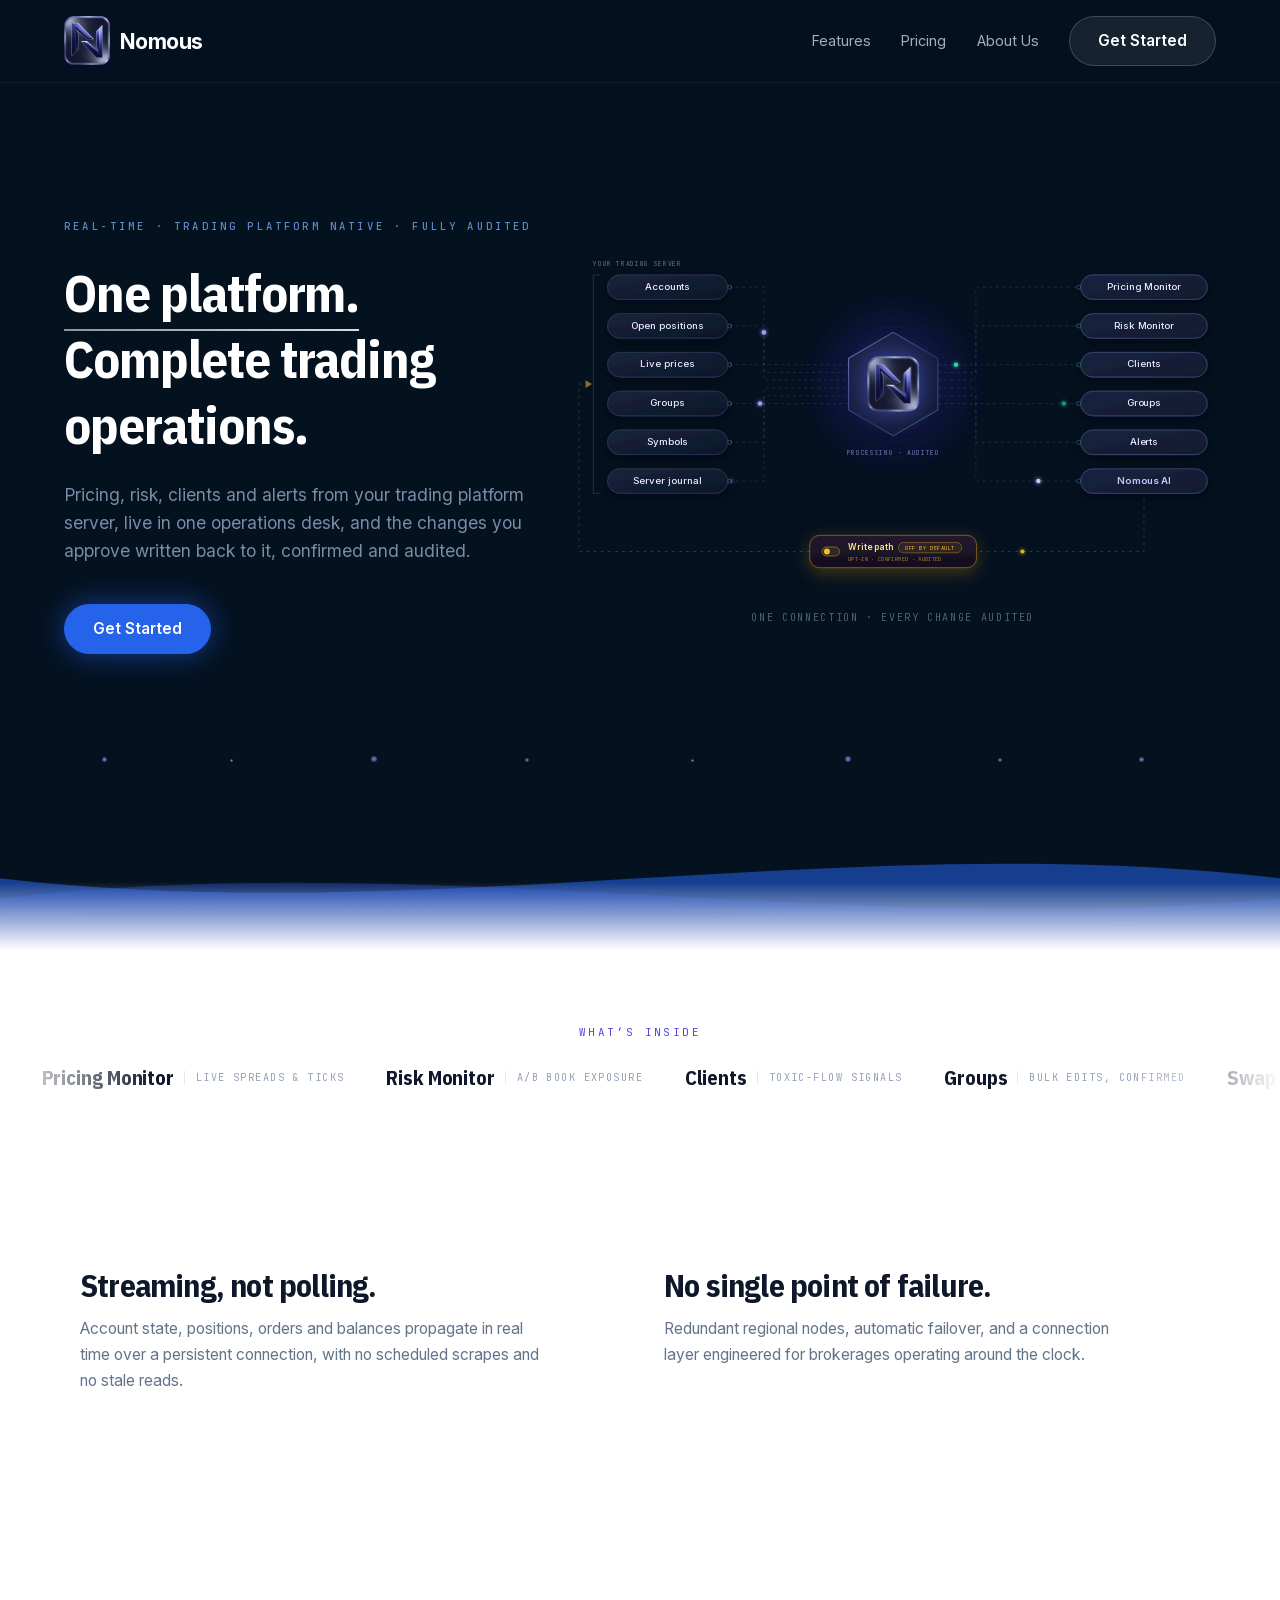
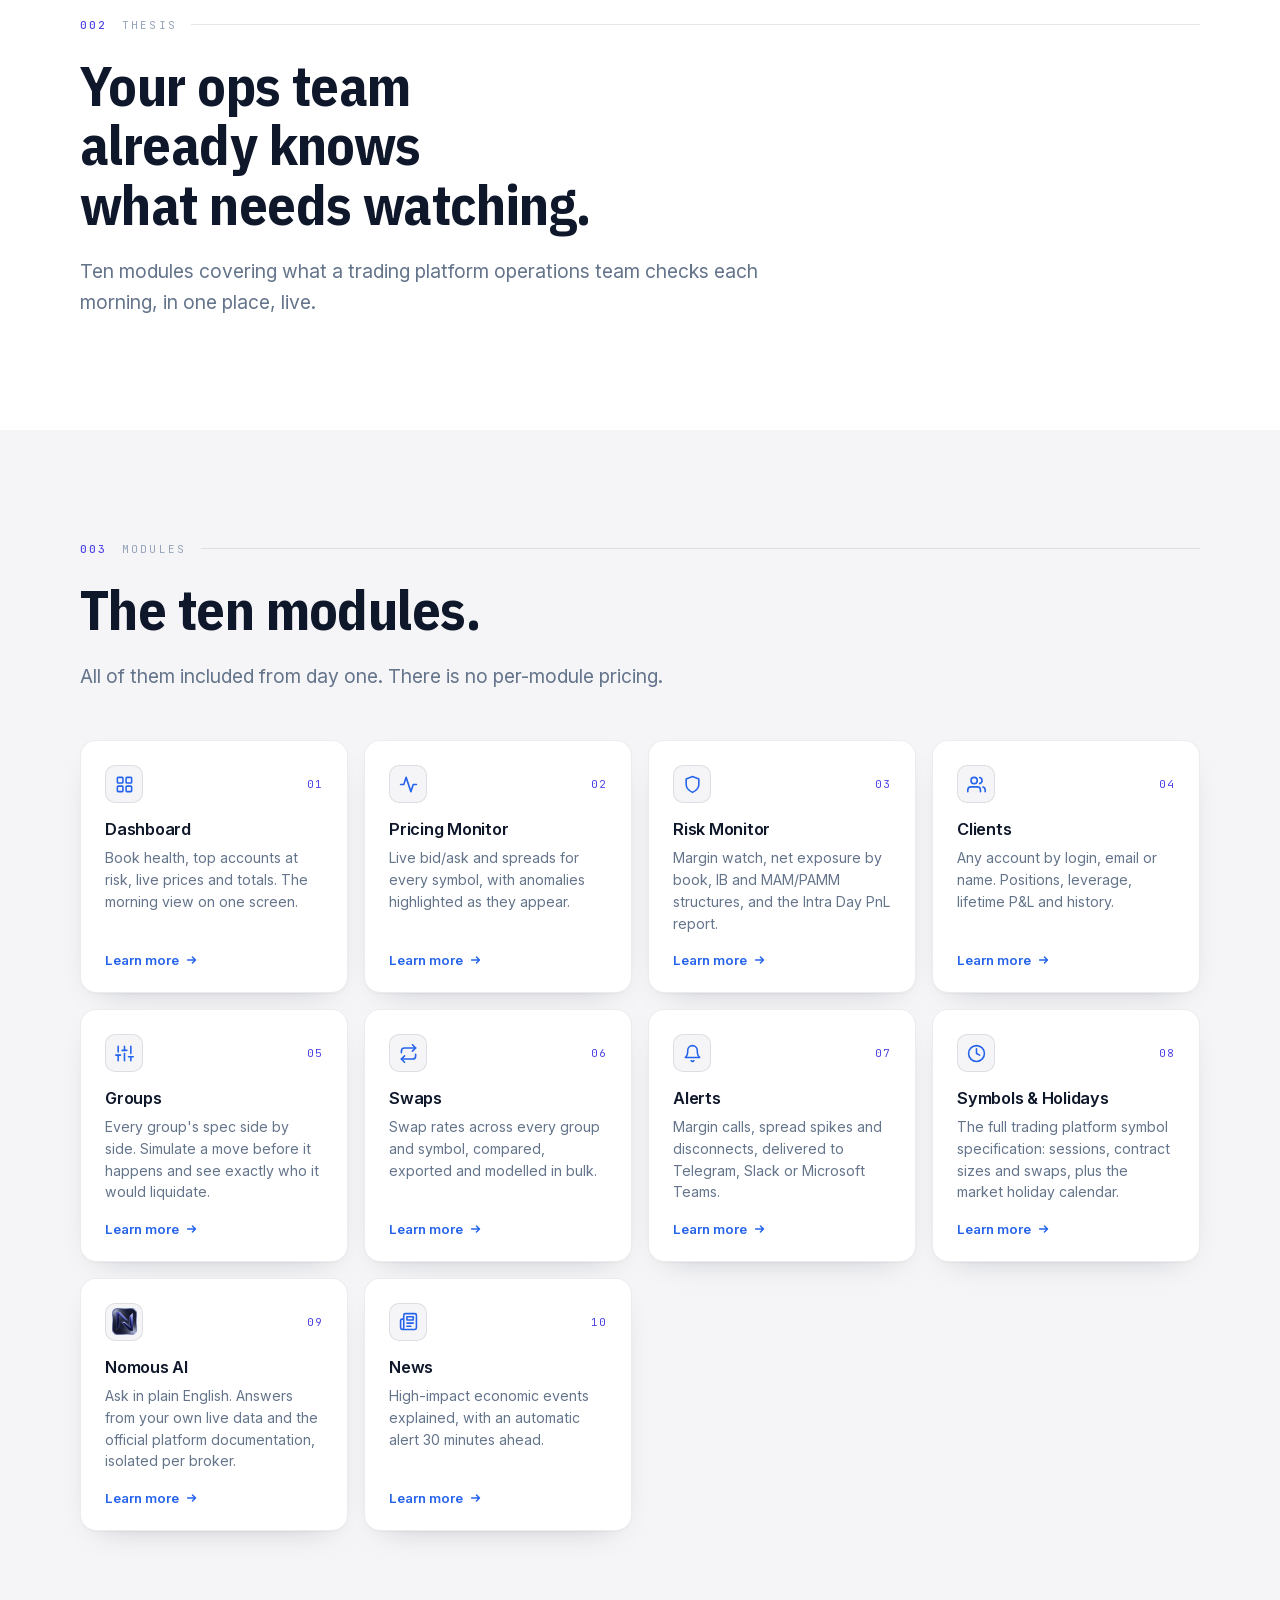
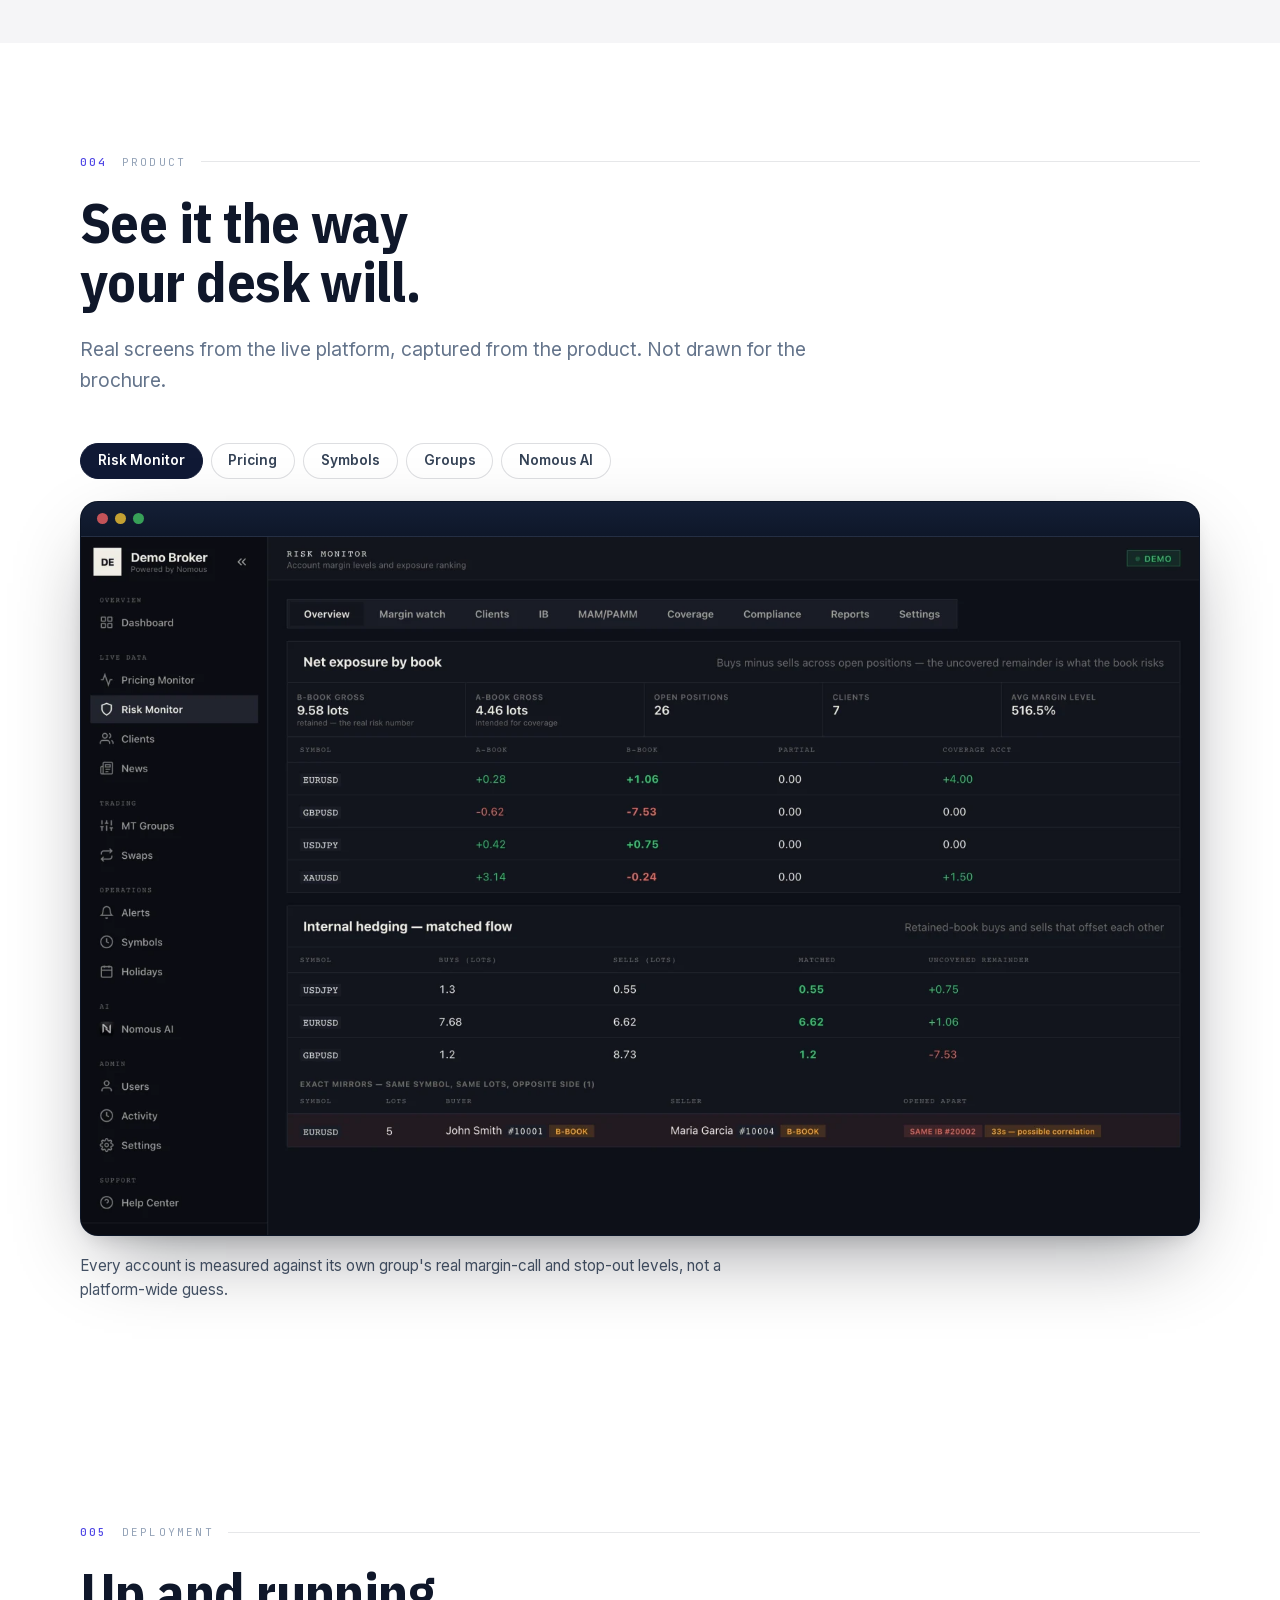
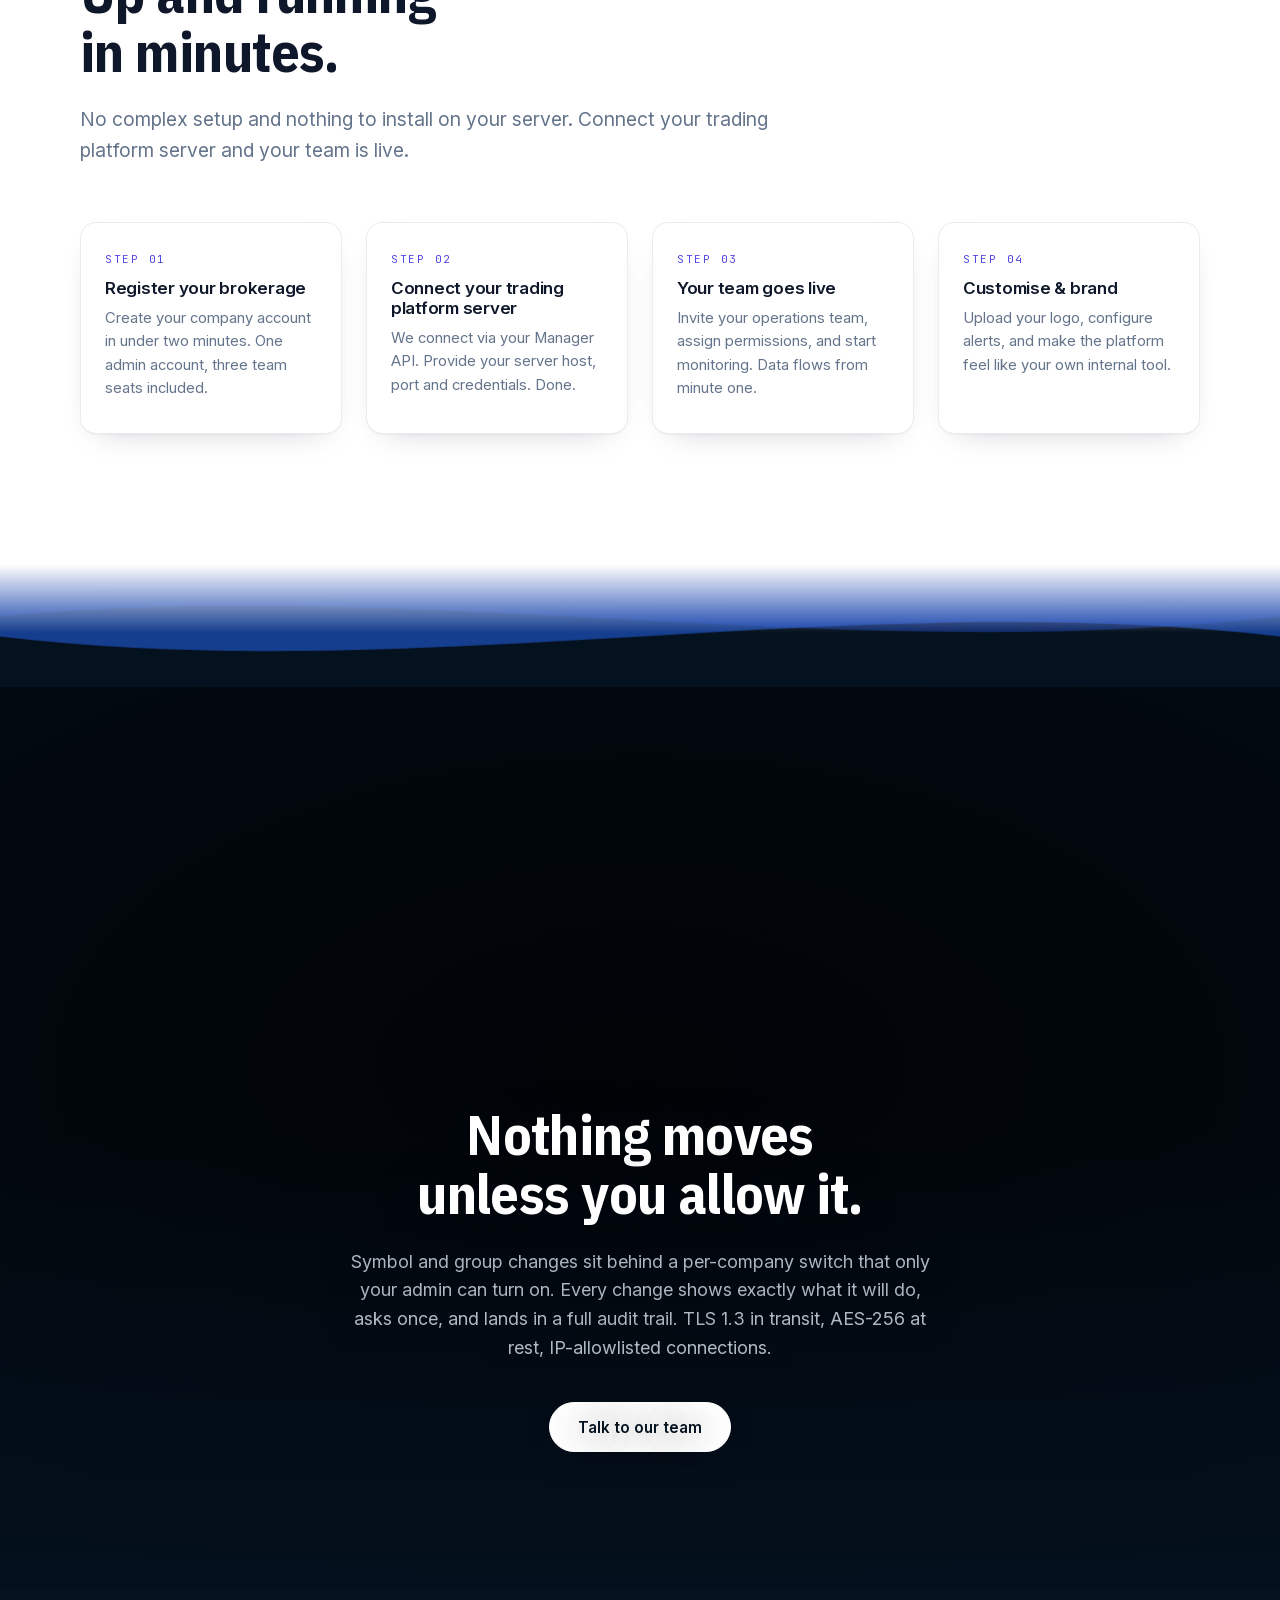
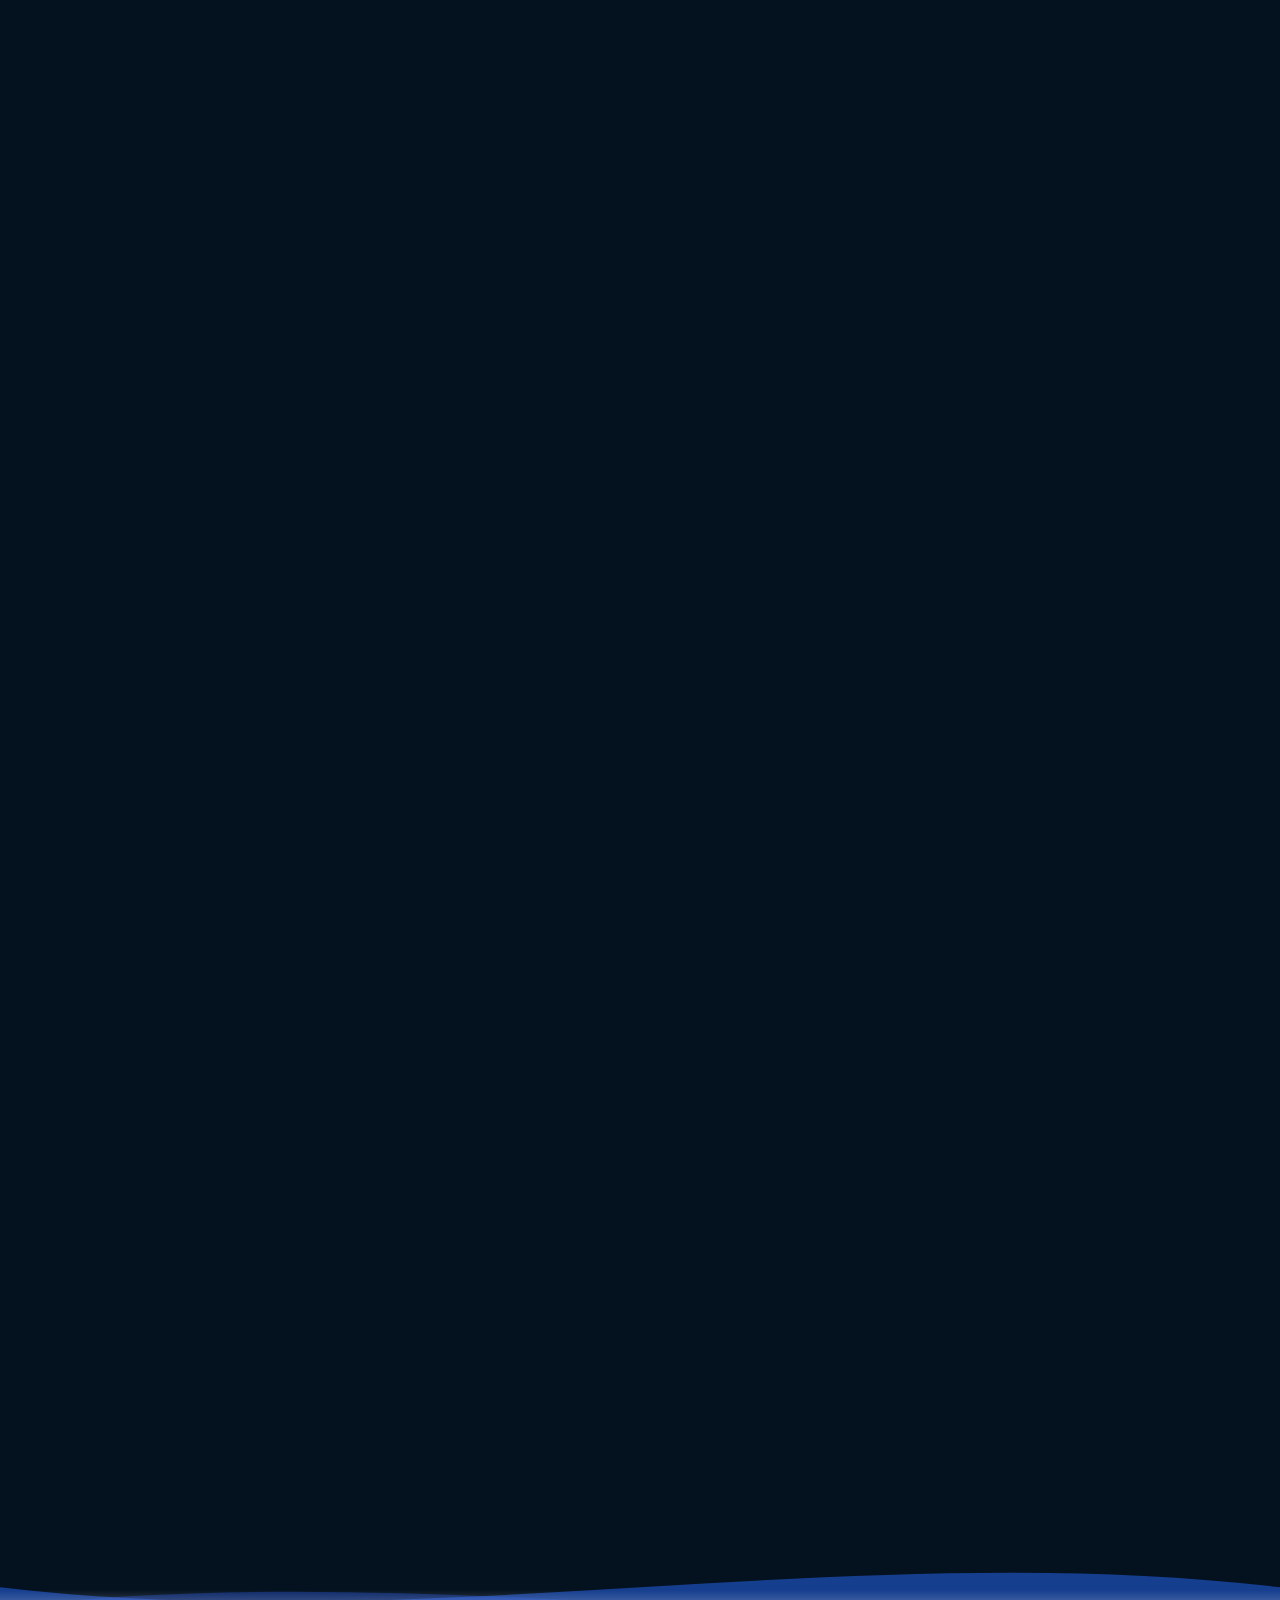
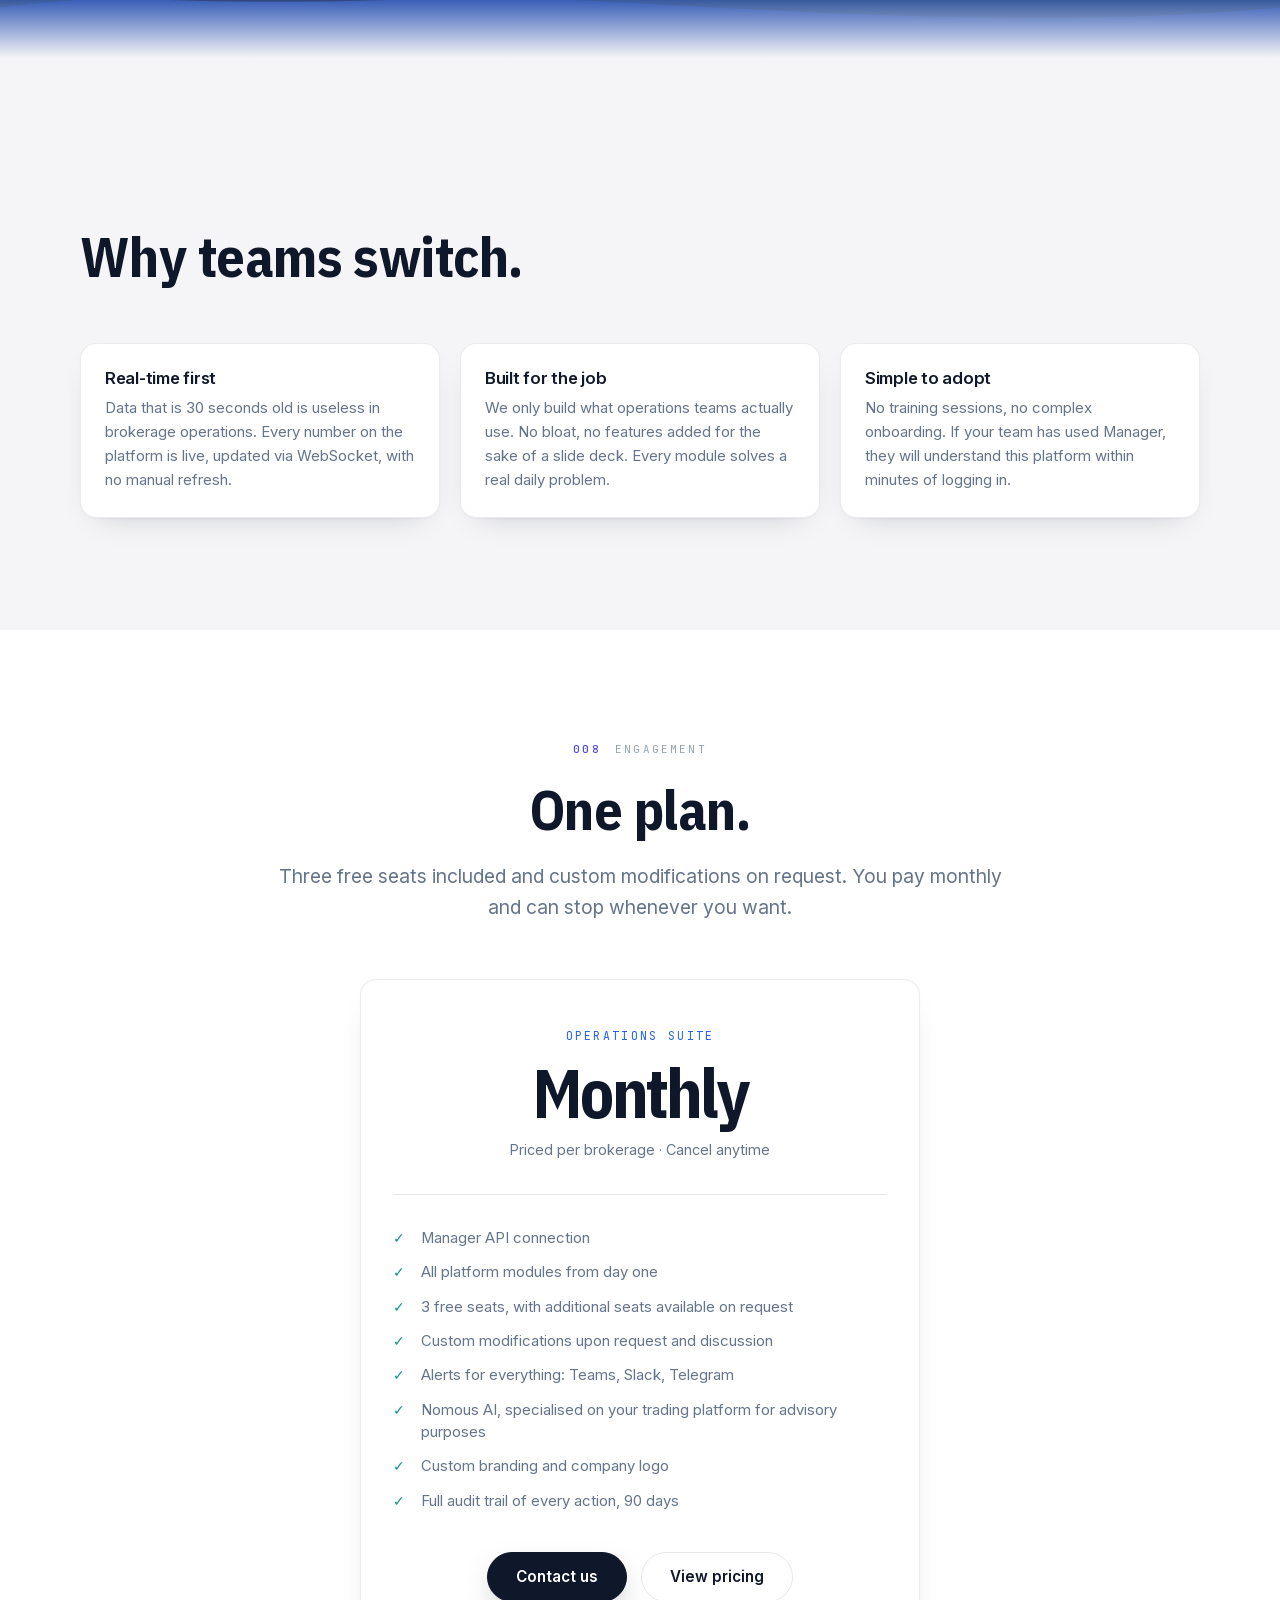
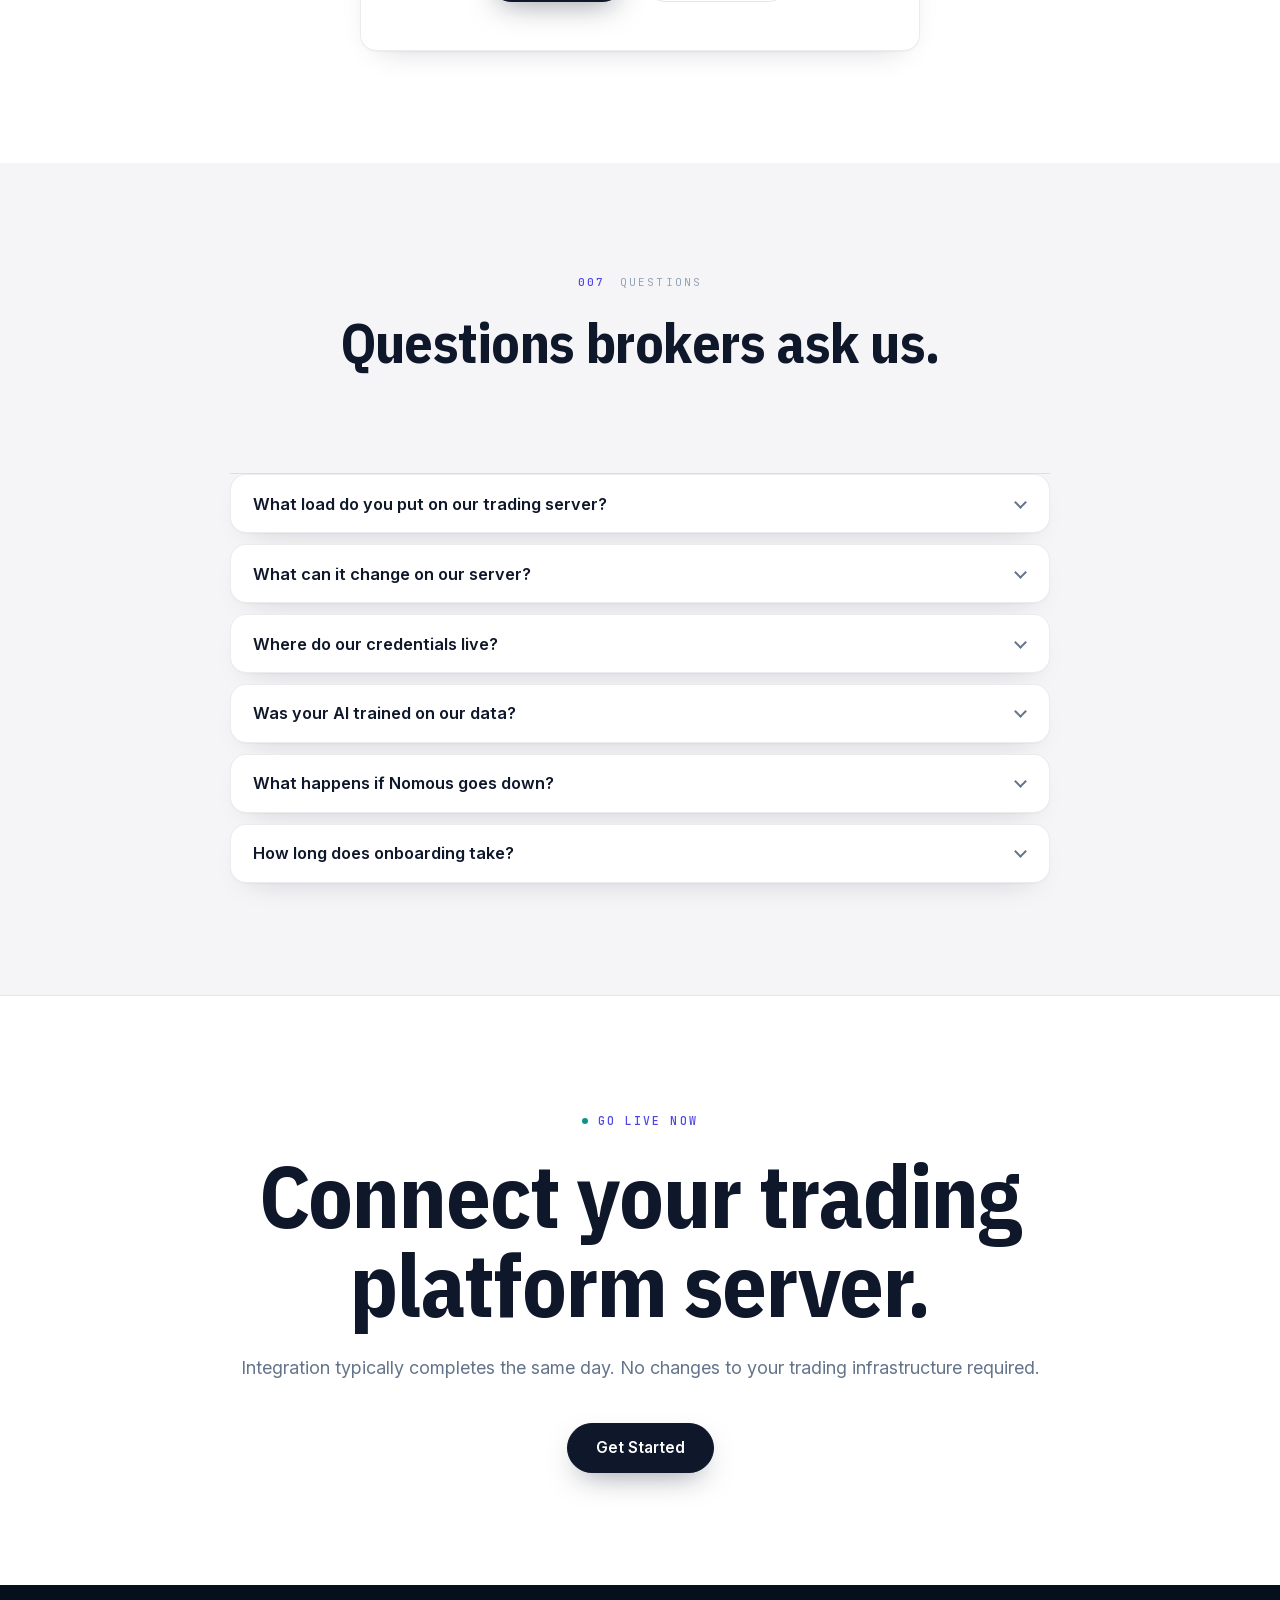
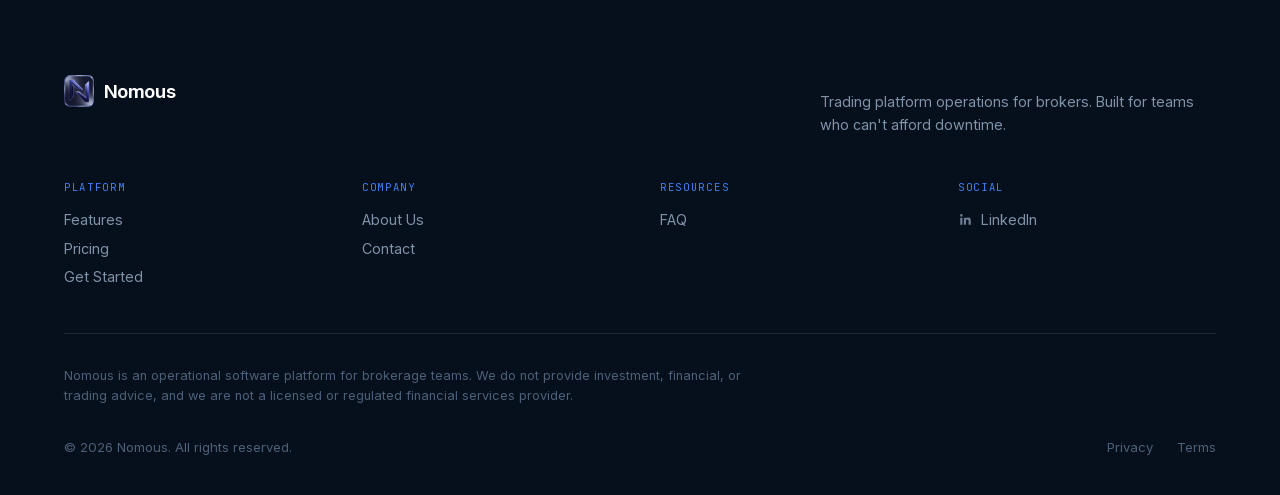
<file: index.html>
<!DOCTYPE html>
<html lang="en">
<head>
<meta charset="utf-8">
<meta name="viewport" content="width=device-width, initial-scale=1">
<title>Nomous | Trading platform operations for brokerages</title>
<meta name="description" content="Real-time pricing, risk, clients and alerts for brokerages over one managed connection, with symbol and group changes written back, confirmed and audited.">

<link rel="stylesheet" href="css/fonts.css?v=2">
<link rel="stylesheet" href="css/style.css?v=5">
<link rel="stylesheet" href="css/sections.css?v=10">
</head>
<body>

<!-- No loader: the hero is static, so there is nothing to wait on before
     first paint. The one remaining sequence (security) streams in lazily as
     you approach it. -->

<!-- ============================================================
     Nav
     ============================================================ -->
<header class="nav" data-nav>
  <a class="nav__brand" href="index.html">
    <img class="nav__logo" src="assets/brand/logo-n-nav.webp" alt="" width="46" height="49">
    Nomous
  </a>
  <button class="nav__burger" data-burger aria-label="Toggle menu" aria-expanded="false">
    <span></span><span></span><span></span>
  </button>
  <nav class="nav__links">
    <a href="features.html">Features</a>
    <a href="pricing.html">Pricing</a>
    <a href="about.html">About Us</a>
    <a class="btn btn--ghost" href="contact.html">Get Started</a>
  </nav>
</header>

<main>

  <!-- ============================================================
       HERO - no canvas. Navy gradient + drifting orbs + rising
       particles, with a diagram that states the product's whole
       premise: data moves one way and the return path is closed.
       ============================================================ -->
  <section class="hero theme-dark" id="top">

    <!-- Each particle carries its own size/position/timing. -->
    <div class="hero__particles" aria-hidden="true">
      <span class="particle" style="--size:5px; --left:8%;  --dur:7s;   --delay:0s"></span>
      <span class="particle" style="--size:3px; --left:18%; --dur:9s;   --delay:1s"></span>
      <span class="particle" style="--size:6px; --left:29%; --dur:8s;   --delay:2.5s"></span>
      <span class="particle" style="--size:4px; --left:41%; --dur:10s;  --delay:0.5s"></span>
      <span class="particle" style="--size:3px; --left:54%; --dur:7.5s; --delay:3s"></span>
      <span class="particle" style="--size:6px; --left:66%; --dur:9.5s; --delay:1.5s"></span>
      <span class="particle" style="--size:4px; --left:78%; --dur:8s;   --delay:2s"></span>
      <span class="particle" style="--size:5px; --left:89%; --dur:7s;   --delay:4s"></span>
    </div>

    <div class="hero__inner">

      <div class="hero__copy">
        <p class="hero__eyebrow fade-up fade-up--1">Real-time · Trading platform native · Fully audited</p>
        <h1 class="hero__title fade-up fade-up--2">
          <span class="hl"><em>One platform.</em></span><br>Complete trading operations.
        </h1>
        <p class="hero__sub fade-up fade-up--3">
          Pricing, risk, clients and alerts from your trading platform server,
          live in one operations desk, and the changes you approve written
          back to it, confirmed and audited.
        </p>
        <div class="hero__actions fade-up fade-up--4">
          <a class="btn btn--glow" href="contact.html">Get Started</a>
        </div>
        <!-- Only shown on phones, where .hero__visual (and the caption
             inside it) is hidden - see the max-width:640px rule in
             sections.css. Keeps the "nothing written back" line without
             the diagram's weight. -->
        <p class="hero__caption hero__caption--mobile">One connection · every change audited</p>
      </div>

      <div class="hero__visual fade-up fade-up--3">
        <div>
          <!-- Layout: chain in from the left, hub, fan out to the right.
               Geometry note: the boxes' RENDERED size depends on their share of
               the viewBox width, not their absolute units - the SVG scales to
               its column. So widening the viewBox and scaling the boxes with it
               buys connector length for free. -->
          <!-- The whole premise in one picture: everything MT5 holds flows in,
               one hub processes it, every module falls out - and the only path
               back to the server runs through a switch the broker owns.
               Six-in / six-out says "this replaces your whole morning", which a
               single chain never did. -->
          <svg class="hero__diagram" viewBox="0 0 1000 530" role="img"
               aria-label="Diagram: accounts, positions, live prices, groups, symbols and the server journal stream from your trading platform server into the Nomous hub, which feeds the Pricing Monitor, Risk Monitor, Clients, Groups, Alerts and Nomous AI. A separate write path back to the server runs through a switch that is off by default: opt-in, confirmed and audited.">
            <defs>
              <radialGradient id="hubGlow">
                <stop offset="0%"   stop-color="#6366f1" stop-opacity="0.42"/>
                <stop offset="55%"  stop-color="#4338ca" stop-opacity="0.14"/>
                <stop offset="100%" stop-color="#4338ca" stop-opacity="0"/>
              </radialGradient>
              <linearGradient id="pillIn" x1="0" y1="0" x2="1" y2="1">
                <stop offset="0%" stop-color="#16233b"/><stop offset="100%" stop-color="#0d1727"/>
              </linearGradient>
              <linearGradient id="pillOut" x1="0" y1="0" x2="1" y2="1">
                <stop offset="0%" stop-color="#1a2440"/><stop offset="100%" stop-color="#101a2e"/>
              </linearGradient>
              <linearGradient id="hexEdge" x1="0" y1="0" x2="1" y2="1">
                <stop offset="0%" stop-color="#a5aaff" stop-opacity="0.75"/>
                <stop offset="55%" stop-color="#818cf8" stop-opacity="0.25"/>
                <stop offset="100%" stop-color="#2fd6a5" stop-opacity="0.5"/>
              </linearGradient>
              <linearGradient id="chipAmber" x1="0" y1="0" x2="0" y2="1">
                <stop offset="0%" stop-color="#241a2e"/><stop offset="100%" stop-color="#120d1d"/>
              </linearGradient>
              <filter id="dot" x="-300%" y="-300%" width="700%" height="700%">
                <feGaussianBlur stdDeviation="3" result="b"/>
                <feMerge><feMergeNode in="b"/><feMergeNode in="SourceGraphic"/></feMerge>
              </filter>
              <filter id="lift" x="-40%" y="-60%" width="180%" height="220%">
                <feDropShadow dx="0" dy="5" stdDeviation="8" flood-color="#02060f" flood-opacity="0.5"/>
              </filter>
              <filter id="amberGlow" x="-40%" y="-60%" width="180%" height="220%">
                <feDropShadow dx="0" dy="7" stdDeviation="13" flood-color="#f59e0b" flood-opacity="0.28"/>
              </filter>
            </defs>

            <!-- ── inbound: what MT5 holds ─────────────────────────────── -->
            <g class="dg-wire">
              <path d="M247 59 H300 V179 H431"/>
              <path d="M247 119 H300 V191 H431"/>
              <path d="M247 179 H300 V203 H431"/>
              <path d="M247 239 H300 V215 H431"/>
              <path d="M247 299 H300 V227 H431"/>
              <path d="M247 359 H300 V239 H431"/>
            </g>
            <g class="dg-node">
              <circle cx="247" cy="59"/><circle cx="247" cy="119"/><circle cx="247" cy="179"/>
              <circle cx="247" cy="239"/><circle cx="247" cy="299"/><circle cx="247" cy="359"/>
            </g>
            <!-- names the six pills for what they are: one server -->
            <path class="dg-bracket" d="M46 40 H36 V378 H46"/>
            <text class="dg-label" x="36" y="26">Your trading server</text>
            <g filter="url(#lift)">
              <rect class="dg-pill" x="58" y="40"  width="186" height="38" rx="19" fill="url(#pillIn)"/>
              <rect class="dg-pill" x="58" y="100" width="186" height="38" rx="19" fill="url(#pillIn)"/>
              <rect class="dg-pill" x="58" y="160" width="186" height="38" rx="19" fill="url(#pillIn)"/>
              <rect class="dg-pill" x="58" y="220" width="186" height="38" rx="19" fill="url(#pillIn)"/>
              <rect class="dg-pill" x="58" y="280" width="186" height="38" rx="19" fill="url(#pillIn)"/>
              <rect class="dg-pill" x="58" y="340" width="186" height="38" rx="19" fill="url(#pillIn)"/>
            </g>
            <text class="dg-pill-text" x="151" y="59"  text-anchor="middle">Accounts</text>
            <text class="dg-pill-text" x="151" y="119" text-anchor="middle">Open positions</text>
            <text class="dg-pill-text" x="151" y="179" text-anchor="middle">Live prices</text>
            <text class="dg-pill-text" x="151" y="239" text-anchor="middle">Groups</text>
            <text class="dg-pill-text" x="151" y="299" text-anchor="middle">Symbols</text>
            <text class="dg-pill-text" x="151" y="359" text-anchor="middle">Server journal</text>

            <!-- ── the hub ─────────────────────────────────────────────── -->
            <circle cx="500" cy="209" r="150" fill="url(#hubGlow)"/>
            <circle cx="500" cy="209" r="84" fill="none" stroke="rgba(150,158,240,0.22)" stroke-width="1">
              <animate attributeName="r" values="84;132" dur="3.6s" repeatCount="indefinite"/>
              <animate attributeName="opacity" values="0.4;0" dur="3.6s" repeatCount="indefinite"/>
            </circle>
            <circle cx="500" cy="209" r="84" fill="none" stroke="rgba(150,158,240,0.22)" stroke-width="1">
              <animate attributeName="r" values="84;132" dur="3.6s" begin="1.8s" repeatCount="indefinite"/>
              <animate attributeName="opacity" values="0.4;0" dur="3.6s" begin="1.8s" repeatCount="indefinite"/>
            </circle>
            <polygon class="dg-hex" points="569,169 500,129 431,169 431,249 500,289 569,249"
                     fill="url(#pillIn)" stroke="url(#hexEdge)" stroke-width="1.6"/>
            <image href="assets/brand/logo-n.webp" x="457" y="166" width="86" height="86"
                   class="dg-logo" preserveAspectRatio="xMidYMid meet"/>
            <text x="500" y="318" text-anchor="middle" class="dg-label dg-label--muted">Processing · audited</text>

            <!-- ── outbound: the modules ───────────────────────────────── -->
            <g class="dg-wire">
              <path d="M569 179 H628 V59  H787"/>
              <path d="M569 191 H628 V119 H787"/>
              <path d="M569 203 H628 V179 H787"/>
              <path d="M569 215 H628 V239 H787"/>
              <path d="M569 227 H628 V299 H787"/>
              <path d="M569 239 H628 V359 H787"/>
            </g>
            <g class="dg-node dg-node--out">
              <circle cx="787" cy="59"/><circle cx="787" cy="119"/><circle cx="787" cy="179"/>
              <circle cx="787" cy="239"/><circle cx="787" cy="299"/><circle cx="787" cy="359"/>
            </g>
            <g filter="url(#lift)">
              <rect class="dg-pill dg-pill--out" x="790" y="40"  width="196" height="38" rx="19" fill="url(#pillOut)"/>
              <rect class="dg-pill dg-pill--out" x="790" y="100" width="196" height="38" rx="19" fill="url(#pillOut)"/>
              <rect class="dg-pill dg-pill--out" x="790" y="160" width="196" height="38" rx="19" fill="url(#pillOut)"/>
              <rect class="dg-pill dg-pill--out" x="790" y="220" width="196" height="38" rx="19" fill="url(#pillOut)"/>
              <rect class="dg-pill dg-pill--out" x="790" y="280" width="196" height="38" rx="19" fill="url(#pillOut)"/>
              <rect class="dg-pill dg-pill--out" x="790" y="340" width="196" height="38" rx="19" fill="url(#pillOut)"/>
            </g>
            <text class="dg-pill-text" x="888" y="59"  text-anchor="middle">Pricing Monitor</text>
            <text class="dg-pill-text" x="888" y="119" text-anchor="middle">Risk Monitor</text>
            <text class="dg-pill-text" x="888" y="179" text-anchor="middle">Clients</text>
            <text class="dg-pill-text" x="888" y="239" text-anchor="middle">Groups</text>
            <text class="dg-pill-text" x="888" y="299" text-anchor="middle">Alerts</text>
            <text class="dg-pill-text dg-pill-text--ai" x="888" y="359" text-anchor="middle">Nomous AI</text>

            <!-- ── the return path, visibly closed ─────────────────────── -->
            <g class="dg-wire dg-wire--amber">
              <path d="M888 388 V468 H629"/>
              <path d="M371 468 H14 V209 H24"/>
            </g>
            <path d="M24 203 L34 209 L24 215 Z" fill="rgba(251,191,36,0.55)"/>
            <g filter="url(#amberGlow)">
              <rect x="371" y="443" width="258" height="50" rx="15"
                    fill="url(#chipAmber)" stroke="rgba(251,191,36,0.55)" stroke-width="1.1"/>
            </g>
            <rect x="390" y="461" width="27" height="14" rx="7"
                  fill="rgba(251,191,36,0.10)" stroke="rgba(251,191,36,0.55)" stroke-width="1.2"/>
            <circle cx="397.5" cy="468" r="4.6" fill="#fbbf24"/>
            <text x="430" y="466" class="dg-title" style="font-size:13px; fill:#fde68a">Write path</text>
            <rect x="508" y="454" width="98" height="16" rx="8"
                  fill="rgba(251,191,36,0.08)" stroke="rgba(251,191,36,0.5)" stroke-width="1"/>
            <text x="557" y="465" text-anchor="middle" class="dg-label"
                  style="font-size:8.5px; fill:#fbbf24">Off by default</text>
            <text x="430" y="483" class="dg-label" style="font-size:9px; letter-spacing:.06em; fill:rgba(251,191,36,0.62)">opt-in · confirmed · audited</text>

            <!-- packets: in from the book, out to the modules -->
            <circle r="3.6" fill="#969ef0" filter="url(#dot)">
              <animateMotion path="M247 59 H300 V179 H431" dur="2.8s" repeatCount="indefinite"/>
              <animate attributeName="opacity" values="0;1;1;0" keyTimes="0;0.08;0.85;1" dur="2.8s" repeatCount="indefinite"/>
            </circle>
            <circle r="3.6" fill="#969ef0" filter="url(#dot)">
              <animateMotion path="M247 239 H300 V215 H431" dur="2.8s" begin="0.5s" repeatCount="indefinite"/>
              <animate attributeName="opacity" values="0;1;1;0" keyTimes="0;0.08;0.85;1" dur="2.8s" begin="0.5s" repeatCount="indefinite"/>
            </circle>
            <circle r="3.6" fill="#969ef0" filter="url(#dot)">
              <animateMotion path="M247 359 H300 V239 H431" dur="2.8s" begin="1.1s" repeatCount="indefinite"/>
              <animate attributeName="opacity" values="0;1;1;0" keyTimes="0;0.08;0.85;1" dur="2.8s" begin="1.1s" repeatCount="indefinite"/>
            </circle>
            <circle r="3.4" fill="#2fd6a5" filter="url(#dot)">
              <animateMotion path="M569 179 H628 V59 H787" dur="2.8s" begin="0.9s" repeatCount="indefinite"/>
              <animate attributeName="opacity" values="0;1;1;0" keyTimes="0;0.08;0.85;1" dur="2.8s" begin="0.9s" repeatCount="indefinite"/>
            </circle>
            <circle r="3.4" fill="#2fd6a5" filter="url(#dot)">
              <animateMotion path="M569 191 H628 V119 H787" dur="2.8s" begin="1.15s" repeatCount="indefinite"/>
              <animate attributeName="opacity" values="0;1;1;0" keyTimes="0;0.08;0.85;1" dur="2.8s" begin="1.15s" repeatCount="indefinite"/>
            </circle>
            <circle r="3.4" fill="#2fd6a5" filter="url(#dot)">
              <animateMotion path="M569 215 H628 V239 H787" dur="2.8s" begin="1.4s" repeatCount="indefinite"/>
              <animate attributeName="opacity" values="0;1;1;0" keyTimes="0;0.08;0.85;1" dur="2.8s" begin="1.4s" repeatCount="indefinite"/>
            </circle>
            <circle r="3.4" fill="#c3c9ff" filter="url(#dot)">
              <animateMotion path="M569 239 H628 V359 H787" dur="2.8s" begin="1.65s" repeatCount="indefinite"/>
              <animate attributeName="opacity" values="0;1;1;0" keyTimes="0;0.08;0.85;1" dur="2.8s" begin="1.65s" repeatCount="indefinite"/>
            </circle>
            <!-- one amber packet tries the way back and stops at the switch -->
            <circle r="3.2" fill="#fbbf24" filter="url(#dot)">
              <animateMotion path="M888 388 V468 H639" dur="3.6s" begin="1s" repeatCount="indefinite"/>
              <animate attributeName="opacity" values="0;0.9;0.9;0" keyTimes="0;0.15;0.85;1" dur="3.6s" begin="1s" repeatCount="indefinite"/>
            </circle>
          </svg>

          <p class="hero__caption">One connection · every change audited</p>
        </div>
      </div>

    </div>
  </section>

  <div class="wave" style="--wave-to: #ffffff" aria-hidden="true">
    <svg viewBox="0 0 2880 140" preserveAspectRatio="none" xmlns="http://www.w3.org/2000/svg">
      <path fill="rgba(37,99,235,0.55)" d="M0,50 C480,100 960,0 1440,50 C1920,100 2400,10 2880,50 L2880,140 L0,140 Z"/>
      <path fill="rgba(29,78,216,0.40)" d="M0,70 C480,20 960,110 1440,70 C1920,20 2400,100 2880,70 L2880,140 L0,140 Z"/>
      <path fill="rgba(23,62,172,0.25)" d="M0,90 C600,50 1200,120 1800,90 C2400,50 2600,110 2880,90 L2880,140 L0,140 Z"/>
    </svg>
  </div>


  <!-- ============================================================
       Marquee - what the platform is built on. Deliberately NOT a
       "trusted by" logo wall: Nomous has one broker in testing, and
       borrowed logos would be a lie. These are the platform's own
       modules - every chip is a page that exists.
       ============================================================ -->
  <section class="strip">
    <div class="section__inner">
      <p class="strip__eyebrow" data-reveal>What’s inside</p>
    </div>
    <div class="marquee" aria-label="Pricing Monitor, Risk Monitor, Clients, Groups, Swaps, Symbols, Alerts, Holidays, Nomous AI, Reports, IB and MAM/PAMM">
      <div class="marquee__track">
        <span class="marquee__row" aria-hidden="false">
          <b>Pricing Monitor</b><i>live spreads &amp; ticks</i>
          <b>Risk Monitor</b><i>A/B book exposure</i>
          <b>Clients</b><i>toxic-flow signals</i>
          <b>Groups</b><i>bulk edits, confirmed</i>
          <b>Swaps</b><i>every rate, one grid</i>
          <b>Symbols</b><i>sessions &amp; contract size</i>
          <b>Alerts</b><i>Telegram · Slack · Teams</i>
          <b>Holidays</b><i>schedules synced</i>
          <b>Nomous AI</b><i>answers in seconds</i>
          <b>Reports</b><i>intraday PnL, one click</i>
          <b>IB &amp; MAM/PAMM</b><i>referral &amp; master risk</i>
        </span>
        <span class="marquee__row" aria-hidden="true">
          <b>Pricing Monitor</b><i>live spreads &amp; ticks</i>
          <b>Risk Monitor</b><i>A/B book exposure</i>
          <b>Clients</b><i>toxic-flow signals</i>
          <b>Groups</b><i>bulk edits, confirmed</i>
          <b>Swaps</b><i>every rate, one grid</i>
          <b>Symbols</b><i>sessions &amp; contract size</i>
          <b>Alerts</b><i>Telegram · Slack · Teams</i>
          <b>Holidays</b><i>schedules synced</i>
          <b>Nomous AI</b><i>answers in seconds</i>
          <b>Reports</b><i>intraday PnL, one click</i>
          <b>IB &amp; MAM/PAMM</b><i>referral &amp; master risk</i>
        </span>
      </div>
    </div>
  </section>

  <!-- ============================================================
       001 - Claims. These two statements previously sat as overlay
       copy on the hero frame sequence; the hero is static now, so
       they live here rather than being lost.
       ============================================================ -->
  <section class="section">
    <div class="section__inner">
      <div class="claims">
        <article class="claim" data-reveal>
          <h3 class="gradient-text">Streaming, not polling.</h3>
          <p>
            Account state, positions, orders and balances propagate in real time
            over a persistent connection, with no scheduled scrapes and no stale reads.
          </p>
        </article>
        <article class="claim" data-reveal>
          <h3>No single point of failure.</h3>
          <p>
            Redundant regional nodes, automatic failover, and a connection layer
            engineered for brokerages operating around the clock.
          </p>
        </article>
      </div>
    </div>
  </section>

  <!-- ============================================================
       002 - Thesis + pipeline
       ============================================================ -->
  <section class="section" id="platform">
    <div class="section__inner">
      <p class="sec-bar" data-reveal><b>002</b> Thesis</p>
      <h2 class="headline" data-reveal>Your ops team already knows<br>what needs watching.</h2>
      <p class="lede" data-reveal>
        Ten modules covering what a trading platform operations team checks each
        morning, in one place, live.
      </p>

      <!-- The three-card pipeline that used to sit here was saying the same
           thing as the hero hub. Removed rather than repeated. -->
    </div>
  </section>

  <!-- ============================================================
       003 - Modules
       ============================================================ -->
  <section class="section section--alt">
    <div class="section__inner">
      <p class="sec-bar" data-reveal><b>003</b> Modules</p>
      <h2 class="headline" data-reveal>The ten modules.</h2>
      <p class="lede" data-reveal>
        All of them included from day one. There is no per-module pricing.
      </p>

      <div class="modgrid" data-reveal>
        <a class="modcard" href="features.html#m01">
          <span class="modcard__top"><span class="modcard__icon" aria-hidden="true"><svg viewBox="0 0 24 24" fill="none" stroke="currentColor" stroke-width="2" stroke-linecap="round" stroke-linejoin="round"><rect x="3" y="3" width="7" height="7" rx="1"/><rect x="14" y="3" width="7" height="7" rx="1"/><rect x="3" y="14" width="7" height="7" rx="1"/><rect x="14" y="14" width="7" height="7" rx="1"/></svg></span><span class="modcard__num">01</span></span>
          <span class="modcard__name">Dashboard</span>
          <span class="modcard__desc">Book health, top accounts at risk, live prices and totals. The morning view on one screen.</span>
          <span class="modcard__more">Learn more<svg viewBox="0 0 16 16" fill="none" stroke="currentColor" stroke-width="1.7" stroke-linecap="round" stroke-linejoin="round" aria-hidden="true"><path d="M3 8h9M8.5 4.5L12 8l-3.5 3.5"/></svg></span>
        </a>
        <a class="modcard" href="features.html#m02">
          <span class="modcard__top"><span class="modcard__icon" aria-hidden="true"><svg viewBox="0 0 24 24" fill="none" stroke="currentColor" stroke-width="2" stroke-linecap="round" stroke-linejoin="round"><polyline points="22 12 18 12 15 21 9 3 6 12 2 12"/></svg></span><span class="modcard__num">02</span></span>
          <span class="modcard__name">Pricing Monitor</span>
          <span class="modcard__desc">Live bid/ask and spreads for every symbol, with anomalies highlighted as they appear.</span>
          <span class="modcard__more">Learn more<svg viewBox="0 0 16 16" fill="none" stroke="currentColor" stroke-width="1.7" stroke-linecap="round" stroke-linejoin="round" aria-hidden="true"><path d="M3 8h9M8.5 4.5L12 8l-3.5 3.5"/></svg></span>
        </a>
        <a class="modcard" href="features.html#m03">
          <span class="modcard__top"><span class="modcard__icon" aria-hidden="true"><svg viewBox="0 0 24 24" fill="none" stroke="currentColor" stroke-width="2" stroke-linecap="round" stroke-linejoin="round"><path d="M12 22s8-4 8-10V5l-8-3-8 3v7c0 6 8 10 8 10z"/></svg></span><span class="modcard__num">03</span></span>
          <span class="modcard__name">Risk Monitor</span>
          <span class="modcard__desc">Margin watch, net exposure by book, IB and MAM/PAMM structures, and the Intra Day PnL report.</span>
          <span class="modcard__more">Learn more<svg viewBox="0 0 16 16" fill="none" stroke="currentColor" stroke-width="1.7" stroke-linecap="round" stroke-linejoin="round" aria-hidden="true"><path d="M3 8h9M8.5 4.5L12 8l-3.5 3.5"/></svg></span>
        </a>
        <a class="modcard" href="features.html#m04">
          <span class="modcard__top"><span class="modcard__icon" aria-hidden="true"><svg viewBox="0 0 24 24" fill="none" stroke="currentColor" stroke-width="2" stroke-linecap="round" stroke-linejoin="round"><path d="M17 21v-2a4 4 0 00-4-4H5a4 4 0 00-4 4v2"/><circle cx="9" cy="7" r="4"/><path d="M23 21v-2a4 4 0 00-3-3.87"/><path d="M16 3.13a4 4 0 010 7.75"/></svg></span><span class="modcard__num">04</span></span>
          <span class="modcard__name">Clients</span>
          <span class="modcard__desc">Any account by login, email or name. Positions, leverage, lifetime P&amp;L and history.</span>
          <span class="modcard__more">Learn more<svg viewBox="0 0 16 16" fill="none" stroke="currentColor" stroke-width="1.7" stroke-linecap="round" stroke-linejoin="round" aria-hidden="true"><path d="M3 8h9M8.5 4.5L12 8l-3.5 3.5"/></svg></span>
        </a>
        <a class="modcard" href="features.html#m05">
          <span class="modcard__top"><span class="modcard__icon" aria-hidden="true"><svg viewBox="0 0 24 24" fill="none" stroke="currentColor" stroke-width="2" stroke-linecap="round" stroke-linejoin="round"><line x1="4" y1="21" x2="4" y2="14"/><line x1="4" y1="10" x2="4" y2="3"/><line x1="12" y1="21" x2="12" y2="12"/><line x1="12" y1="8" x2="12" y2="3"/><line x1="20" y1="21" x2="20" y2="16"/><line x1="20" y1="12" x2="20" y2="3"/><line x1="1" y1="14" x2="7" y2="14"/><line x1="9" y1="8" x2="15" y2="8"/><line x1="17" y1="16" x2="23" y2="16"/></svg></span><span class="modcard__num">05</span></span>
          <span class="modcard__name">Groups</span>
          <span class="modcard__desc">Every group's spec side by side. Simulate a move before it happens and see exactly who it would liquidate.</span>
          <span class="modcard__more">Learn more<svg viewBox="0 0 16 16" fill="none" stroke="currentColor" stroke-width="1.7" stroke-linecap="round" stroke-linejoin="round" aria-hidden="true"><path d="M3 8h9M8.5 4.5L12 8l-3.5 3.5"/></svg></span>
        </a>
        <a class="modcard" href="features.html#m06">
          <span class="modcard__top"><span class="modcard__icon" aria-hidden="true"><svg viewBox="0 0 24 24" fill="none" stroke="currentColor" stroke-width="2" stroke-linecap="round" stroke-linejoin="round"><polyline points="17 1 21 5 17 9"/><path d="M3 11V9a4 4 0 014-4h14"/><polyline points="7 23 3 19 7 15"/><path d="M21 13v2a4 4 0 01-4 4H3"/></svg></span><span class="modcard__num">06</span></span>
          <span class="modcard__name">Swaps</span>
          <span class="modcard__desc">Swap rates across every group and symbol, compared, exported and modelled in bulk.</span>
          <span class="modcard__more">Learn more<svg viewBox="0 0 16 16" fill="none" stroke="currentColor" stroke-width="1.7" stroke-linecap="round" stroke-linejoin="round" aria-hidden="true"><path d="M3 8h9M8.5 4.5L12 8l-3.5 3.5"/></svg></span>
        </a>
        <a class="modcard" href="features.html#m07">
          <span class="modcard__top"><span class="modcard__icon" aria-hidden="true"><svg viewBox="0 0 24 24" fill="none" stroke="currentColor" stroke-width="2" stroke-linecap="round" stroke-linejoin="round"><path d="M18 8A6 6 0 006 8c0 7-3 9-3 9h18s-3-2-3-9"/><path d="M13.73 21a2 2 0 01-3.46 0"/></svg></span><span class="modcard__num">07</span></span>
          <span class="modcard__name">Alerts</span>
          <span class="modcard__desc">Margin calls, spread spikes and disconnects, delivered to Telegram, Slack or Microsoft Teams.</span>
          <span class="modcard__more">Learn more<svg viewBox="0 0 16 16" fill="none" stroke="currentColor" stroke-width="1.7" stroke-linecap="round" stroke-linejoin="round" aria-hidden="true"><path d="M3 8h9M8.5 4.5L12 8l-3.5 3.5"/></svg></span>
        </a>
        <a class="modcard" href="features.html#m08">
          <span class="modcard__top"><span class="modcard__icon" aria-hidden="true"><svg viewBox="0 0 24 24" fill="none" stroke="currentColor" stroke-width="2" stroke-linecap="round" stroke-linejoin="round"><circle cx="12" cy="12" r="10"/><polyline points="12 6 12 12 16 14"/></svg></span><span class="modcard__num">08</span></span>
          <span class="modcard__name">Symbols &amp; Holidays</span>
          <span class="modcard__desc">The full trading platform symbol specification: sessions, contract sizes and swaps, plus the market holiday calendar.</span>
          <span class="modcard__more">Learn more<svg viewBox="0 0 16 16" fill="none" stroke="currentColor" stroke-width="1.7" stroke-linecap="round" stroke-linejoin="round" aria-hidden="true"><path d="M3 8h9M8.5 4.5L12 8l-3.5 3.5"/></svg></span>
        </a>
        <a class="modcard" href="features.html#m09">
          <span class="modcard__top"><span class="modcard__icon modcard__icon--logo" aria-hidden="true"><img src="assets/brand/logo-n-nav.webp" alt="" width="25" height="27"></span><span class="modcard__num">09</span></span>
          <span class="modcard__name">Nomous AI</span>
          <span class="modcard__desc">Ask in plain English. Answers from your own live data and the official platform documentation, isolated per broker.</span>
          <span class="modcard__more">Learn more<svg viewBox="0 0 16 16" fill="none" stroke="currentColor" stroke-width="1.7" stroke-linecap="round" stroke-linejoin="round" aria-hidden="true"><path d="M3 8h9M8.5 4.5L12 8l-3.5 3.5"/></svg></span>
        </a>
        <a class="modcard" href="features.html#m10">
          <span class="modcard__top"><span class="modcard__icon" aria-hidden="true"><svg viewBox="0 0 24 24" fill="none" stroke="currentColor" stroke-width="2" stroke-linecap="round" stroke-linejoin="round"><path d="M4 22h16a2 2 0 002-2V4a2 2 0 00-2-2H8a2 2 0 00-2 2v16a2 2 0 01-2 2zm0 0a2 2 0 01-2-2v-9c0-1.1.9-2 2-2h2"/><path d="M18 14h-8M15 18h-5M10 6h8v4h-8V6z"/></svg></span><span class="modcard__num">10</span></span>
          <span class="modcard__name">News</span>
          <span class="modcard__desc">High-impact economic events explained, with an automatic alert 30 minutes ahead.</span>
          <span class="modcard__more">Learn more<svg viewBox="0 0 16 16" fill="none" stroke="currentColor" stroke-width="1.7" stroke-linecap="round" stroke-linejoin="round" aria-hidden="true"><path d="M3 8h9M8.5 4.5L12 8l-3.5 3.5"/></svg></span>
        </a>
      </div>
    </div>
  </section>


  <!-- ============================================================
       004 - Product tour. Real screens from the live product, in a
       browser frame with tabs - not mockups, and it says so.
       ============================================================ -->
  <section class="section" id="tour">
    <div class="section__inner">
      <p class="sec-bar" data-reveal><b>004</b> Product</p>
      <h2 class="headline" data-reveal>See it the way your desk will.</h2>
      <p class="lede" data-reveal>
        Real screens from the live platform, captured from the product.
        Not drawn for the brochure.
      </p>

      <div class="tour" data-tour data-reveal>
        <div class="tour__tabs" role="tablist" aria-label="Product screens">
          <button class="tour__tab is-active" role="tab" aria-selected="true"
                  data-shot="risk-monitor"
                  data-caption="Every account is measured against its own group&#39;s real margin-call and stop-out levels, not a platform-wide guess.">Risk Monitor</button>
          <button class="tour__tab" role="tab" aria-selected="false"
                  data-shot="pricing-monitor"
                  data-caption="Live bid, ask and spread for every symbol, streaming. No refresh button anywhere.">Pricing</button>
          <button class="tour__tab" role="tab" aria-selected="false"
                  data-shot="symbols-dialog"
                  data-caption="The full trading platform symbol specification, with sessions and their breaks read out in plain words.">Symbols</button>
          <button class="tour__tab" role="tab" aria-selected="false"
                  data-shot="mt-groups"
                  data-caption="Simulate moving clients between groups and see the exact difference, including who a move would liquidate.">Groups</button>
          <button class="tour__tab" role="tab" aria-selected="false"
                  data-shot="nomous-ai"
                  data-caption="Ask in plain English. Answers come from your own live book and the official platform documentation, isolated per broker.">Nomous AI</button>
        </div>

        <figure class="tour__frame" data-tilt>
          <div class="tour__chrome" aria-hidden="true">
            <span></span><span></span><span></span>
          </div>
          <img data-tour-img src="assets/screens/risk-monitor.webp?v=2" width="1600" height="1000"
               alt="Nomous product screen" loading="lazy" decoding="async">
        </figure>
        <p class="tour__caption" data-tour-caption>
          Every account is measured against its own group&#39;s real margin-call
          and stop-out levels, not a platform-wide guess.
        </p>
      </div>
    </div>
  </section>

  <!-- ============================================================
       005 - Deployment
       ============================================================ -->
  <section class="section">
    <div class="section__inner">
      <p class="sec-bar" data-reveal><b>005</b> Deployment</p>
      <h2 class="headline" data-reveal>Up and running in minutes.</h2>
      <p class="lede" data-reveal>
        No complex setup and nothing to install on your server. Connect your trading platform
        server and your team is live.
      </p>

      <div class="steps">
        <div class="step" data-reveal>
          <span class="step__num">Step 01</span>
          <h3 class="step__title">Register your brokerage</h3>
          <p class="step__desc">Create your company account in under two minutes. One admin account, three team seats included.</p>
        </div>
        <div class="step" data-reveal>
          <span class="step__num">Step 02</span>
          <h3 class="step__title">Connect your trading platform server</h3>
          <p class="step__desc">We connect via your Manager API. Provide your server host, port and credentials. Done.</p>
        </div>
        <div class="step" data-reveal>
          <span class="step__num">Step 03</span>
          <h3 class="step__title">Your team goes live</h3>
          <p class="step__desc">Invite your operations team, assign permissions, and start monitoring. Data flows from minute one.</p>
        </div>
        <div class="step" data-reveal>
          <span class="step__num">Step 04</span>
          <h3 class="step__title">Customise &amp; brand</h3>
          <p class="step__desc">Upload your logo, configure alerts, and make the platform feel like your own internal tool.</p>
        </div>
      </div>
    </div>
  </section>

  <div class="wave wave--up" style="--wave-to: #ffffff" aria-hidden="true">
    <svg viewBox="0 0 2880 140" preserveAspectRatio="none" xmlns="http://www.w3.org/2000/svg">
      <path fill="rgba(37,99,235,0.55)" d="M0,50 C480,100 960,0 1440,50 C1920,100 2400,10 2880,50 L2880,140 L0,140 Z"/>
      <path fill="rgba(29,78,216,0.40)" d="M0,70 C480,20 960,110 1440,70 C1920,20 2400,100 2880,70 L2880,140 L0,140 Z"/>
      <path fill="rgba(23,62,172,0.25)" d="M0,90 C600,50 1200,120 1800,90 C2400,50 2600,110 2880,90 L2880,140 L0,140 Z"/>
    </svg>
  </div>

  <!-- ============================================================
       SECTION 3 - SECURITY (motion)
       ============================================================ -->
  <section class="scroll-track theme-dark"
           style="--track-height: 450vh; --scrim: 0.2"
           data-scroll-canvas
           data-name="security"
           data-frames="121"
           data-ease="0.09"
           id="security">
    <div class="scroll-stage">
      <canvas class="scroll-stage__canvas" data-canvas></canvas>

      <div class="overlay overlay--bottom">
        <div class="overlay__block" data-enter="0" data-exit="0.42">
          <p class="eyebrow">Trading Platform Control</p>
          <h2 class="display">Change your trading<br>platform from here.</h2>
          <p class="subhead">
            Symbol specifications, group settings and swap rates are edited on
            this platform and written straight to your server. Sessions, contract
            sizes, margins, bulk group moves, without anyone opening Manager.
          </p>
        </div>

        <div class="overlay__block" data-enter="0.48" data-exit="1">
          <h2 class="headline">Nothing moves<br>unless you allow it.</h2>
          <p class="subhead">
            Symbol and group changes sit behind a per-company switch that
            only your admin can turn on. Every change shows exactly what it
            will do, asks once, and lands in a full audit trail. TLS 1.3 in
            transit, AES-256 at rest, IP-allowlisted connections.
          </p>
          <div class="actions">
            <a class="btn btn--primary" href="contact.html">Talk to our team</a>
          </div>
        </div>
      </div>

      <!-- Signals that this section responds to scroll (it's a long pinned
           track, easy to mistake for a static banner). Fades out on its own
           the moment the visitor scrolls a little; JS toggles is-hidden via
           main.js's bindScrollCue, wired to the same onFrame as the overlay. -->
      <div class="scroll-cue" data-scroll-cue aria-hidden="true">
        <span class="scroll-cue__label">Scroll</span>
        <span class="scroll-cue__icon"><span class="scroll-cue__wheel"></span></span>
      </div>
    </div>
  </section>

  <div class="wave" style="--wave-to: #f5f5f7" aria-hidden="true">
    <svg viewBox="0 0 2880 140" preserveAspectRatio="none" xmlns="http://www.w3.org/2000/svg">
      <path fill="rgba(37,99,235,0.55)" d="M0,50 C480,100 960,0 1440,50 C1920,100 2400,10 2880,50 L2880,140 L0,140 Z"/>
      <path fill="rgba(29,78,216,0.40)" d="M0,70 C480,20 960,110 1440,70 C1920,20 2400,100 2880,70 L2880,140 L0,140 Z"/>
      <path fill="rgba(23,62,172,0.25)" d="M0,90 C600,50 1200,120 1800,90 C2400,50 2600,110 2880,90 L2880,140 L0,140 Z"/>
    </svg>
  </div>

  <!-- ============================================================
       005 - Principles
       ============================================================ -->
  <section class="section section--alt">
    <div class="section__inner">
      <p class="sec-bar" data-reveal><b>006</b> Principles</p>
      <h2 class="headline" data-reveal>Why teams switch.</h2>

      <div class="principles">
        <article class="principle" data-reveal>
          <h3>Real-time first</h3>
          <p>Data that is 30 seconds old is useless in brokerage operations. Every number on the platform is live, updated via WebSocket, with no manual refresh.</p>
        </article>
        <article class="principle" data-reveal>
          <h3>Built for the job</h3>
          <p>We only build what operations teams actually use. No bloat, no features added for the sake of a slide deck. Every module solves a real daily problem.</p>
        </article>
        <article class="principle" data-reveal>
          <h3>Simple to adopt</h3>
          <p>No training sessions, no complex onboarding. If your team has used Manager, they will understand this platform within minutes of logging in.</p>
        </article>
      </div>
    </div>
  </section>

  <!-- ============================================================
       006 - Pricing teaser
       ============================================================ -->
  <section class="section section--center">
    <div class="section__inner">
      <p class="sec-bar" data-reveal><b>008</b> Engagement</p>
      <h2 class="headline" data-reveal>One plan.</h2>
      <p class="lede" data-reveal>
        Three free seats included and custom modifications on request. You pay monthly and can stop whenever you want.
      </p>

      <div class="plan" data-reveal data-tilt>
        <p class="plan__name">Operations Suite</p>
        <p class="plan__price">Monthly</p>
        <p class="plan__note">Priced per brokerage · Cancel anytime</p>
        <ul class="plan__list">
          <li>Manager API connection</li>
          <li>All platform modules from day one</li>
          <li>3 free seats, with additional seats available on request</li>
          <li>Custom modifications upon request and discussion</li>
          <li>Alerts for everything: Teams, Slack, Telegram</li>
          <li>Nomous AI, specialised on your trading platform for advisory purposes</li>
          <li>Custom branding and company logo</li>
          <li>Full audit trail of every action, 90 days</li>
        </ul>
        <div class="actions">
          <a class="btn btn--primary" href="contact.html">Contact us</a>
          <a class="btn btn--ghost" href="pricing.html">View pricing</a>
        </div>
      </div>
    </div>
  </section>


  <!-- ============================================================
       FAQ - the questions a broker's CTO actually asks, answered
       here so the first call starts past them.
       ============================================================ -->
  <section class="section section--alt section--center" id="faq">
    <div class="section__inner">
      <p class="sec-bar" data-reveal><b>007</b> Questions</p>
      <h2 class="headline" data-reveal>Questions brokers ask us.</h2>
      <p class="lede" data-reveal>About load, security, and uptime.</p>

      <div class="faq" data-reveal>
        <details class="faq__item">
          <summary>What load do you put on our trading server?</summary>
          <p>One persistent, authenticated session per brokerage. Everything the platform
          does, including every page your staff opens, runs through it. Reads are scoped to
          your funded accounts using group masks you give us, so we never enumerate your
          full registered book on a schedule.</p>
        </details>
        <details class="faq__item">
          <summary>What can it change on our server?</summary>
          <p>Symbol specifications, group settings and swap rates, and only once your
          admin turns writes on, with edit rights on your own manager login. Every change
          is shown before it is sent, confirmed, and written to an audit trail. Structurally
          the integration contains no trading endpoints and no balance-operation calls at
          all, under any configuration, so it can never place a trade or move client money.</p>
        </details>
        <details class="faq__item">
          <summary>Where do our credentials live?</summary>
          <p>Encrypted at rest, decrypted only in memory at connection time, never written
          to logs and never placed in URLs. Revoking access is disabling the manager login
          on your side, with no dependency on us.</p>
        </details>
        <details class="faq__item">
          <summary>Was your AI trained on our data?</summary>
          <p>No, and it never will be. Nomous AI runs on a commercial AI API; we train and
          fine-tune no model, and under our provider's commercial terms API traffic is not
          used to train models either. Platform knowledge comes from retrieval over the vendor's
          own published documentation, quoted with source links.</p>
        </details>
        <details class="faq__item">
          <summary>What happens if Nomous goes down?</summary>
          <p>Nothing, on your side. Your server never depends on us. We only read from it,
          and reconnection backs off exponentially so an outage here never becomes connection
          hammering there.</p>
        </details>
        <details class="faq__item">
          <summary>How long does onboarding take?</summary>
          <p>Most teams are live within a day of both sides being ready: a scoped manager
          login, your Access Server hostname and port, our three IPs on your allow-lists, and
          your real-account group masks.</p>
        </details>
      </div>
    </div>
  </section>

  <!-- ============================================================
       Closing CTA
       ============================================================ -->
  <section class="section section--line section--center" id="contact">
    <div class="section__inner">
      <p class="mono-tag"><span class="pulse"></span>Go live now</p>
      <h2 class="display">Connect your trading platform server.</h2>
      <p class="subhead">
        Integration typically completes the same day. No changes to your
        trading infrastructure required.
      </p>
      <div class="actions">
        <a class="btn btn--primary" href="contact.html">Get Started</a>
      </div>
    </div>
  </section>

</main>

<!-- ============================================================
     Footer
     ============================================================ -->
<footer class="site-footer theme-dark">
  <div class="site-footer__inner">
    <div class="site-footer__brandrow">
      <a class="site-footer__brand" href="index.html"><img src="assets/brand/logo-n-nav.webp" alt="" width="30" height="32">Nomous</a>
      <p class="site-footer__tagline">Trading platform operations for brokers. Built for teams who can't afford downtime.</p>
    </div>

    <div class="site-footer__top">
      <div>
        <p class="site-footer__title">Platform</p>
        <div class="site-footer__links">
          <a href="features.html">Features</a>
          <a href="pricing.html">Pricing</a>
          <a href="contact.html">Get Started</a>
        </div>
      </div>
      <div>
        <p class="site-footer__title">Company</p>
        <div class="site-footer__links">
          <a href="about.html">About Us</a>
          <a href="contact.html">Contact</a>
        </div>
      </div>
      <div>
        <p class="site-footer__title">Resources</p>
        <div class="site-footer__links">
          <a href="index.html#faq">FAQ</a>
        </div>
      </div>
      <div>
        <p class="site-footer__title">Social</p>
        <div class="site-footer__links">
          <a class="site-footer__social" href="https://www.linkedin.com/company/nomous-tech" target="_blank" rel="noopener"><svg viewBox="0 0 24 24" width="15" height="15" fill="currentColor" aria-hidden="true"><path d="M20.45 20.45h-3.55v-5.57c0-1.33-.03-3.04-1.85-3.04-1.85 0-2.14 1.45-2.14 2.94v5.67H9.36V9h3.41v1.56h.05c.47-.9 1.63-1.85 3.36-1.85 3.6 0 4.27 2.37 4.27 5.45v6.29zM5.34 7.43a2.06 2.06 0 1 1 0-4.12 2.06 2.06 0 0 1 0 4.12zM7.12 20.45H3.56V9h3.56v11.45z"/></svg>LinkedIn</a>
        </div>
      </div>
    </div>

    <p class="site-footer__disclaimer">
      Nomous is an operational software platform for brokerage teams. We do
      not provide investment, financial, or trading advice, and we are not a
      licensed or regulated financial services provider.
    </p>

    <div class="site-footer__bottom">
      <span>&copy; 2026 Nomous. All rights reserved.</span>
      <span class="site-footer__legal">
        <a href="privacy.html">Privacy</a>
        <a href="terms.html">Terms</a>
      </span>
    </div>
  </div>
</footer>

<script type="module" src="js/main.js?v=6"></script>
</body>
</html>
</file>
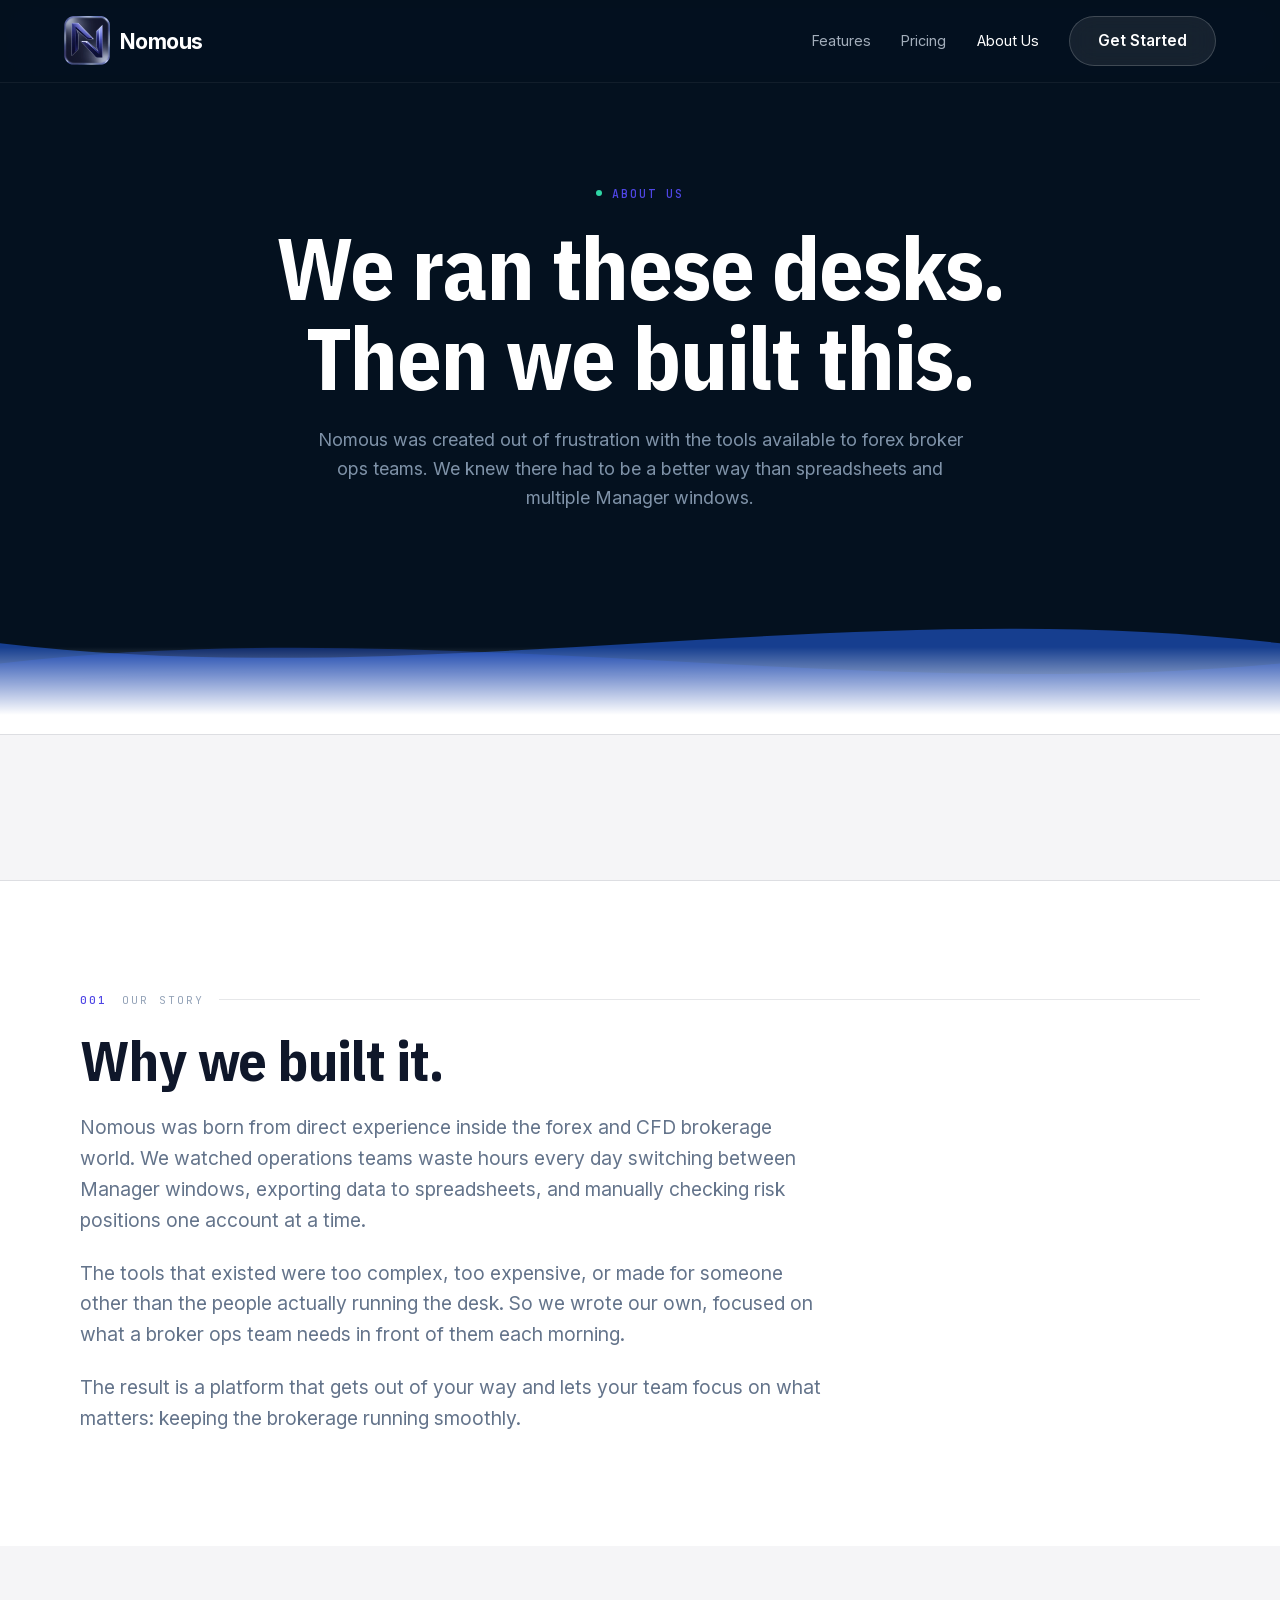
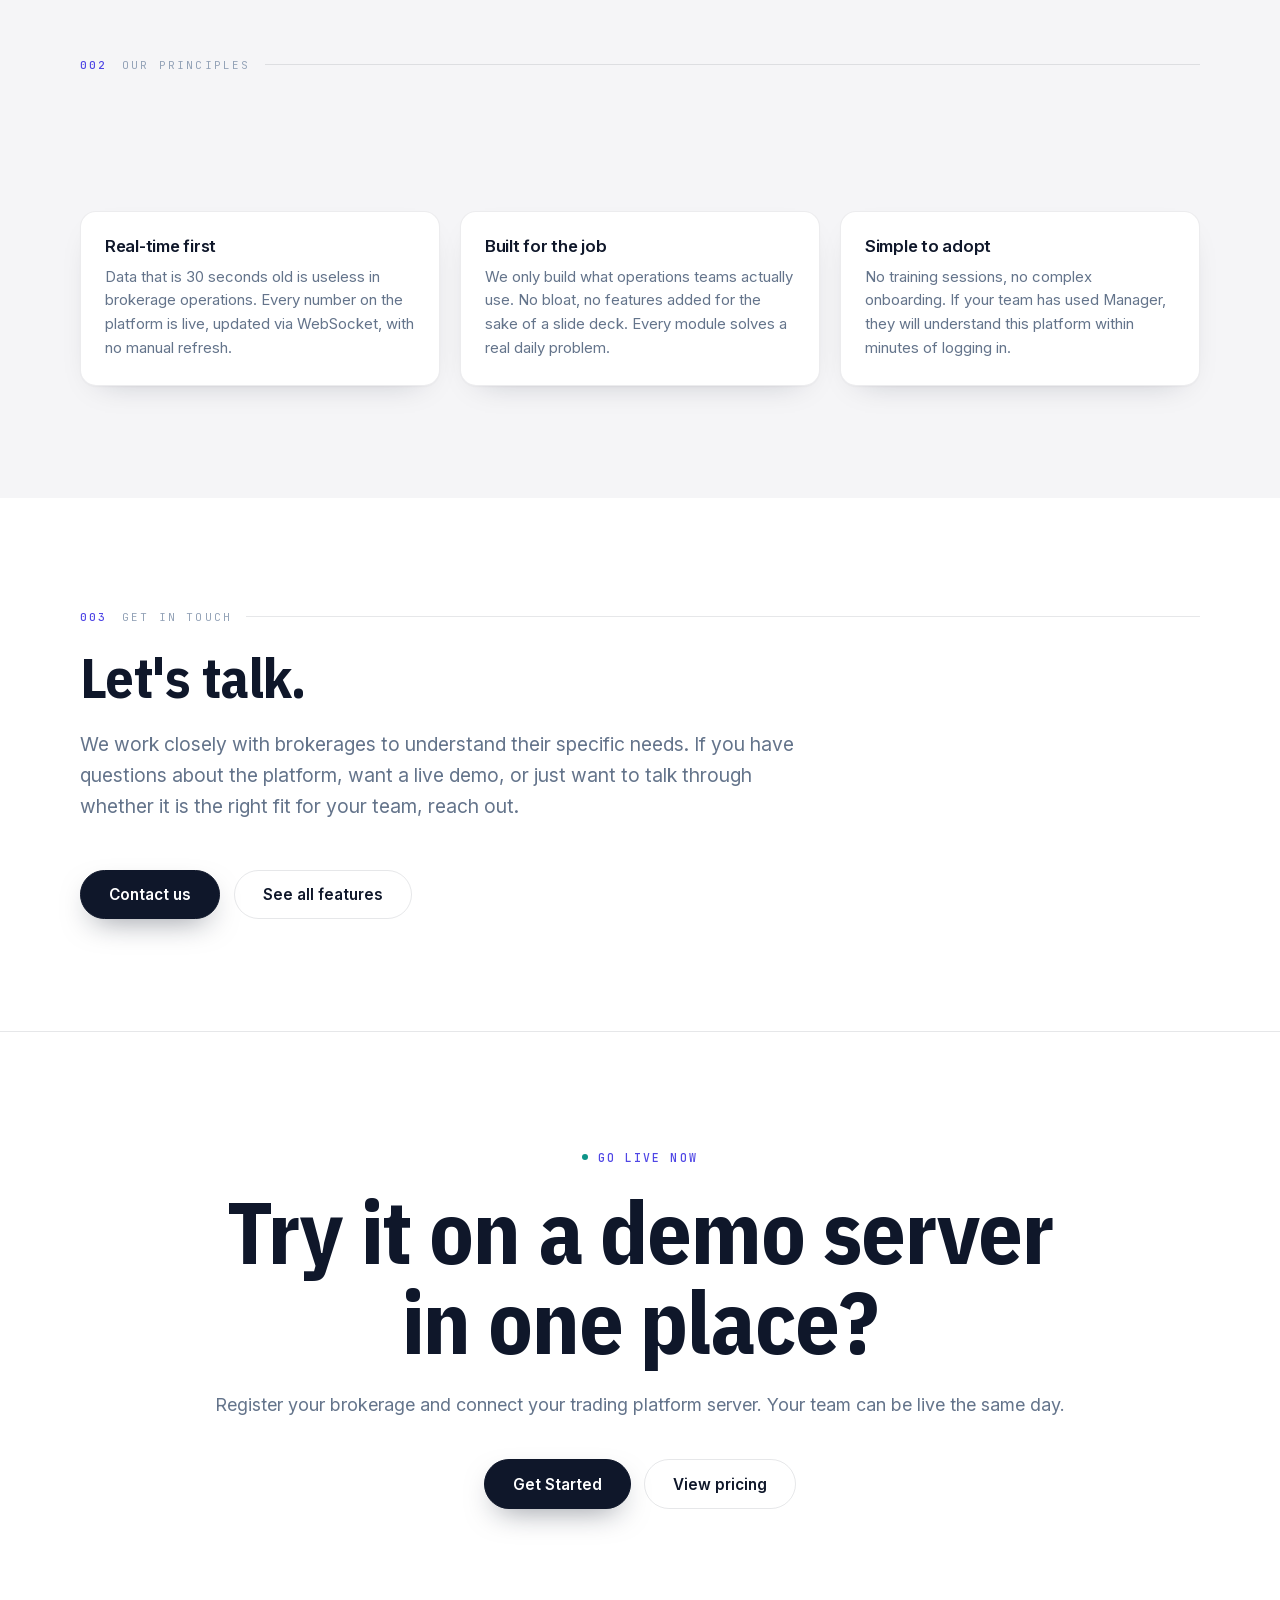
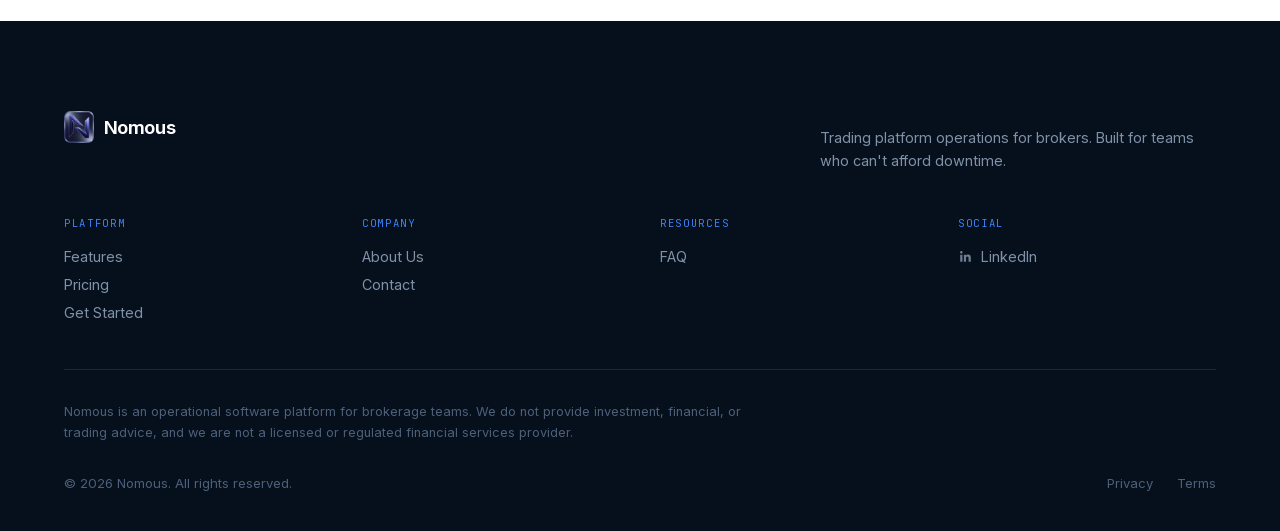
<file: about.html>
<!DOCTYPE html>
<html lang="en">
<head>
<meta charset="utf-8">
<meta name="viewport" content="width=device-width, initial-scale=1">
<title>About Us | Nomous</title>
<meta name="description" content="Nomous was built by people who know brokerage operations, out of frustration with the tools available to broker ops teams.">

<link rel="stylesheet" href="css/fonts.css?v=2">
<link rel="stylesheet" href="css/style.css?v=5">
<link rel="stylesheet" href="css/sections.css?v=10">
</head>
<body>

<header class="nav" data-nav>
  <a class="nav__brand" href="index.html">
    <img class="nav__logo" src="assets/brand/logo-n-nav.webp" alt="" width="46" height="49">
    Nomous
  </a>
  <button class="nav__burger" data-burger aria-label="Toggle menu" aria-expanded="false">
    <span></span><span></span><span></span>
  </button>
  <nav class="nav__links">
    <a href="features.html">Features</a>
    <a href="pricing.html">Pricing</a>
    <a href="about.html" class="is-current">About Us</a>
    <a class="btn btn--ghost" href="contact.html">Get Started</a>
  </nav>
</header>

<main>

  <section class="page-hero theme-dark">
    <p class="mono-tag"><span class="pulse"></span>About Us</p>
    <h1 class="display">We ran these desks.<br>Then we built this.</h1>
    <p class="subhead">
      Nomous was created out of frustration with the tools available to forex
      broker ops teams. We knew there had to be a better way than spreadsheets
      and multiple Manager windows.
    </p>
  </section>

  <div class="wave" style="--wave-to: #ffffff" aria-hidden="true">
    <svg viewBox="0 0 2880 140" preserveAspectRatio="none" xmlns="http://www.w3.org/2000/svg">
      <path fill="rgba(37,99,235,0.55)" d="M0,50 C480,100 960,0 1440,50 C1920,100 2400,10 2880,50 L2880,140 L0,140 Z"/>
      <path fill="rgba(29,78,216,0.40)" d="M0,70 C480,20 960,110 1440,70 C1920,20 2400,100 2880,70 L2880,140 L0,140 Z"/>
      <path fill="rgba(23,62,172,0.25)" d="M0,90 C600,50 1200,120 1800,90 C2400,50 2600,110 2880,90 L2880,140 L0,140 Z"/>
    </svg>
  </div>


  <!-- ============================================================
       HUD readout
       ============================================================ -->
  <section class="hud">
    <div class="hud__inner">
      <div class="hud__cell" data-reveal>
        <span class="hud__val">8</span>
        <span class="hud__key">Platform modules</span>
      </div>
      <div class="hud__cell" data-reveal>
        <span class="hud__val">Native</span>
        <span class="hud__key">Manager API integration</span>
      </div>
      <div class="hud__cell" data-reveal>
        <span class="hud__val">24h</span>
        <span class="hud__key">Activation time</span>
      </div>
      <div class="hud__cell" data-reveal>
        <span class="hud__val">0</span>
        <span class="hud__key">Write endpoints</span>
      </div>
    </div>
  </section>

  <!-- ============================================================
       Our story
       ============================================================ -->
  <section class="section">
    <div class="section__inner">
      <p class="sec-bar" data-reveal><b>001</b> Our story</p>
      <h2 class="headline" data-reveal>Why we built it.</h2>

      <div data-reveal>
        <p class="lede">
          Nomous was born from direct experience inside the forex and CFD
          brokerage world. We watched operations teams waste hours every day
          switching between Manager windows, exporting data to spreadsheets,
          and manually checking risk positions one account at a time.
        </p>
        <p class="lede">
          The tools that existed were too complex, too expensive, or made
          for someone other than the people actually running the desk. So we
          wrote our own, focused on what a broker ops team needs in
          front of them each morning.
        </p>
        <p class="lede">
          The result is a platform that gets out of your way and lets your team
          focus on what matters: keeping the brokerage running smoothly.
        </p>
      </div>
    </div>
  </section>

  <!-- ============================================================
       Principles
       ============================================================ -->
  <section class="section section--alt">
    <div class="section__inner">
      <p class="sec-bar" data-reveal><b>002</b> Our principles</p>
      <h2 class="headline" data-reveal>How we build.</h2>

      <div class="principles">
        <article class="principle" data-reveal>
          <h3>Real-time first</h3>
          <p>Data that is 30 seconds old is useless in brokerage operations. Every number on the platform is live, updated via WebSocket, with no manual refresh.</p>
        </article>
        <article class="principle" data-reveal>
          <h3>Built for the job</h3>
          <p>We only build what operations teams actually use. No bloat, no features added for the sake of a slide deck. Every module solves a real daily problem.</p>
        </article>
        <article class="principle" data-reveal>
          <h3>Simple to adopt</h3>
          <p>No training sessions, no complex onboarding. If your team has used Manager, they will understand this platform within minutes of logging in.</p>
        </article>
      </div>
    </div>
  </section>

  <!-- ============================================================
       Get in touch
       ============================================================ -->
  <section class="section">
    <div class="section__inner">
      <p class="sec-bar" data-reveal><b>003</b> Get in touch</p>
      <h2 class="headline" data-reveal>Let's talk.</h2>
      <p class="lede" data-reveal>
        We work closely with brokerages to understand their specific needs. If
        you have questions about the platform, want a live demo, or just want to
        talk through whether it is the right fit for your team, reach out.
      </p>
      <div class="actions" style="justify-content:flex-start" data-reveal>
        <a class="btn btn--primary" href="contact.html">Contact us</a>
        <a class="btn btn--ghost" href="features.html">See all features</a>
      </div>
    </div>
  </section>

  <!-- ============================================================
       CTA
       ============================================================ -->
  <section class="section section--line section--center">
    <div class="section__inner">
      <p class="mono-tag"><span class="pulse"></span>Go live now</p>
      <h2 class="display">Try it on a demo server<br>in one place?</h2>
      <p class="subhead" style="margin-inline:auto">
        Register your brokerage and connect your trading platform server. Your team can be
        live the same day.
      </p>
      <div class="actions">
        <a class="btn btn--primary" href="contact.html">Get Started</a>
        <a class="btn btn--ghost" href="pricing.html">View pricing</a>
      </div>
    </div>
  </section>

</main>

<footer class="site-footer theme-dark">
  <div class="site-footer__inner">
    <div class="site-footer__brandrow">
      <a class="site-footer__brand" href="index.html"><img src="assets/brand/logo-n-nav.webp" alt="" width="30" height="32">Nomous</a>
      <p class="site-footer__tagline">Trading platform operations for brokers. Built for teams who can't afford downtime.</p>
    </div>

    <div class="site-footer__top">
      <div>
        <p class="site-footer__title">Platform</p>
        <div class="site-footer__links">
          <a href="features.html">Features</a>
          <a href="pricing.html">Pricing</a>
          <a href="contact.html">Get Started</a>
        </div>
      </div>
      <div>
        <p class="site-footer__title">Company</p>
        <div class="site-footer__links">
          <a href="about.html">About Us</a>
          <a href="contact.html">Contact</a>
        </div>
      </div>
      <div>
        <p class="site-footer__title">Resources</p>
        <div class="site-footer__links">
          <a href="index.html#faq">FAQ</a>
        </div>
      </div>
      <div>
        <p class="site-footer__title">Social</p>
        <div class="site-footer__links">
          <a class="site-footer__social" href="https://www.linkedin.com/company/nomous-tech" target="_blank" rel="noopener"><svg viewBox="0 0 24 24" width="15" height="15" fill="currentColor" aria-hidden="true"><path d="M20.45 20.45h-3.55v-5.57c0-1.33-.03-3.04-1.85-3.04-1.85 0-2.14 1.45-2.14 2.94v5.67H9.36V9h3.41v1.56h.05c.47-.9 1.63-1.85 3.36-1.85 3.6 0 4.27 2.37 4.27 5.45v6.29zM5.34 7.43a2.06 2.06 0 1 1 0-4.12 2.06 2.06 0 0 1 0 4.12zM7.12 20.45H3.56V9h3.56v11.45z"/></svg>LinkedIn</a>
        </div>
      </div>
    </div>

    <p class="site-footer__disclaimer">
      Nomous is an operational software platform for brokerage teams. We do
      not provide investment, financial, or trading advice, and we are not a
      licensed or regulated financial services provider.
    </p>

    <div class="site-footer__bottom">
      <span>&copy; 2026 Nomous. All rights reserved.</span>
      <span class="site-footer__legal">
        <a href="privacy.html">Privacy</a>
        <a href="terms.html">Terms</a>
      </span>
    </div>
  </div>
</footer>

<script type="module" src="js/main.js?v=6"></script>
</body>
</html>
</file>
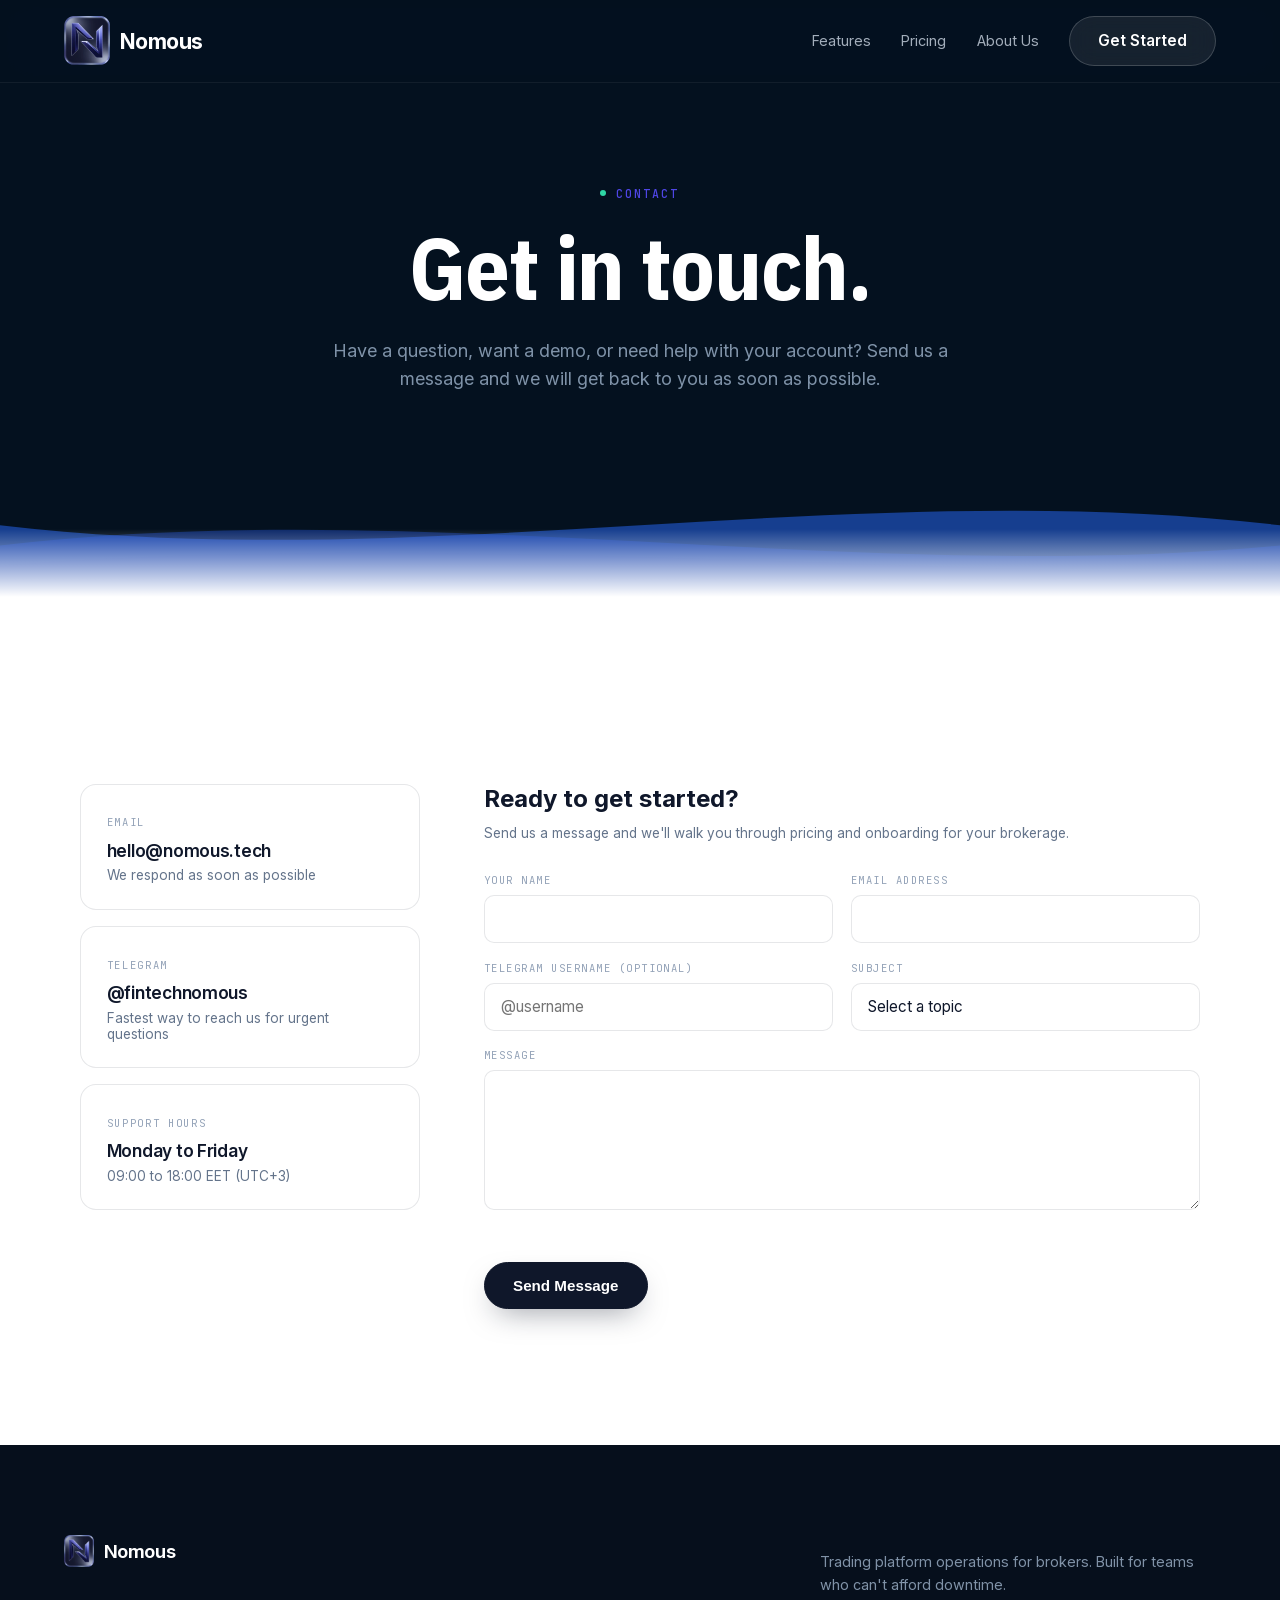
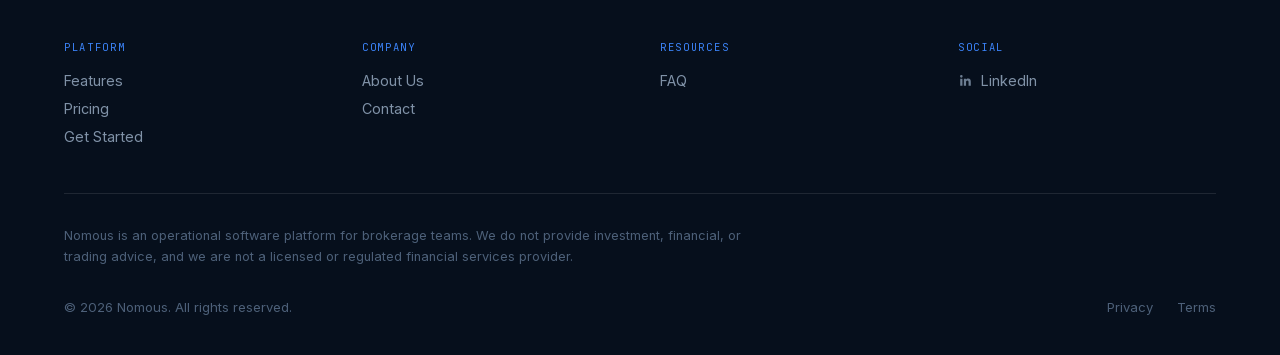
<file: contact.html>
<!DOCTYPE html>
<html lang="en">
<head>
<meta charset="utf-8">
<meta name="viewport" content="width=device-width, initial-scale=1">
<title>Contact | Nomous</title>
<meta name="description" content="Have a question, want a demo, or need help with your account? Get in touch with the Nomous team.">

<link rel="stylesheet" href="css/fonts.css?v=2">
<link rel="stylesheet" href="css/style.css?v=5">
<link rel="stylesheet" href="css/sections.css?v=10">
<script src="https://www.google.com/recaptcha/api.js" async defer></script>
</head>
<body>

<header class="nav" data-nav>
  <a class="nav__brand" href="index.html">
    <img class="nav__logo" src="assets/brand/logo-n-nav.webp" alt="" width="46" height="49">
    Nomous
  </a>
  <button class="nav__burger" data-burger aria-label="Toggle menu" aria-expanded="false">
    <span></span><span></span><span></span>
  </button>
  <nav class="nav__links">
    <a href="features.html">Features</a>
    <a href="pricing.html">Pricing</a>
    <a href="about.html">About Us</a>
    <a class="btn btn--ghost" href="#form">Get Started</a>
  </nav>
</header>

<main>

  <section class="page-hero theme-dark">
    <p class="mono-tag"><span class="pulse"></span>Contact</p>
    <h1 class="display">Get in touch.</h1>
    <p class="subhead">
      Have a question, want a demo, or need help with your account? Send us a
      message and we will get back to you as soon as possible.
    </p>
  </section>

  <div class="wave" style="--wave-to: #ffffff" aria-hidden="true">
    <svg viewBox="0 0 2880 140" preserveAspectRatio="none" xmlns="http://www.w3.org/2000/svg">
      <path fill="rgba(37,99,235,0.55)" d="M0,50 C480,100 960,0 1440,50 C1920,100 2400,10 2880,50 L2880,140 L0,140 Z"/>
      <path fill="rgba(29,78,216,0.40)" d="M0,70 C480,20 960,110 1440,70 C1920,20 2400,100 2880,70 L2880,140 L0,140 Z"/>
      <path fill="rgba(23,62,172,0.25)" d="M0,90 C600,50 1200,120 1800,90 C2400,50 2600,110 2880,90 L2880,140 L0,140 Z"/>
    </svg>
  </div>


  <section class="section" id="form">
    <div class="section__inner">
      <div class="contact-grid">

        <!-- Direct channels -->
        <div data-reveal>
          <div class="contact-card">
            <span class="contact-card__key">Email</span>
            <a class="contact-card__val" href="mailto:hello@nomous.tech">hello@nomous.tech</a>
            <p class="contact-card__note">We respond as soon as possible</p>
          </div>

          <div class="contact-card">
            <span class="contact-card__key">Telegram</span>
            <a class="contact-card__val" href="https://t.me/fintechnomous" target="_blank" rel="noopener noreferrer">@fintechnomous</a>
            <p class="contact-card__note">Fastest way to reach us for urgent questions</p>
          </div>

          <div class="contact-card">
            <span class="contact-card__key">Support hours</span>
            <span class="contact-card__val">Monday to Friday</span>
            <p class="contact-card__note">09:00 to 18:00 EET (UTC+3)</p>
          </div>
        </div>

        <!-- Message form -->
        <div data-reveal>
          <h2 class="module__title" style="margin-bottom:0.75rem">Ready to get started?</h2>
          <p class="contact-card__note" style="margin-bottom:2rem">
            Send us a message and we'll walk you through pricing and onboarding
            for your brokerage.
          </p>

          <!-- Posts to server.py's /api/contact (Resend + reCAPTCHA v2),
               same endpoint the previous build used. See data-contact-form
               handling in js/main.js. -->
          <form class="form" data-contact-form>
            <div class="form__row">
              <div class="field">
                <label for="name">Your name</label>
                <input id="name" name="name" type="text" required autocomplete="name">
              </div>
              <div class="field">
                <label for="email">Email address</label>
                <input id="email" name="email" type="email" required autocomplete="email">
              </div>
            </div>

            <div class="form__row">
              <div class="field">
                <label for="telegram">Telegram username (optional)</label>
                <input id="telegram" name="telegram" type="text" placeholder="@username">
              </div>
              <div class="field">
                <label for="subject">Subject</label>
                <select id="subject" name="subject" required>
                  <option value="" selected disabled>Select a topic</option>
                  <option value="demo">Request a demo</option>
                  <option value="pricing">Pricing question</option>
                  <option value="technical">Technical question</option>
                  <option value="account">Account support</option>
                  <option value="other">Other</option>
                </select>
              </div>
            </div>

            <div class="field">
              <label for="message">Message</label>
              <textarea id="message" name="message" required></textarea>
            </div>

            <div class="g-recaptcha" data-sitekey="6LfMsV8tAAAAAPLWlI362y7OtGmo6JL0pTy5nfIm" style="margin-top:0.5rem"></div>

            <div class="actions" style="justify-content:flex-start; margin-top:0.5rem">
              <button class="btn btn--primary" type="submit">Send Message</button>
            </div>
            <p class="contact-card__note" data-form-status role="status" aria-live="polite"></p>
          </form>
        </div>

      </div>
    </div>
  </section>

</main>

<footer class="site-footer theme-dark">
  <div class="site-footer__inner">
    <div class="site-footer__brandrow">
      <a class="site-footer__brand" href="index.html"><img src="assets/brand/logo-n-nav.webp" alt="" width="30" height="32">Nomous</a>
      <p class="site-footer__tagline">Trading platform operations for brokers. Built for teams who can't afford downtime.</p>
    </div>

    <div class="site-footer__top">
      <div>
        <p class="site-footer__title">Platform</p>
        <div class="site-footer__links">
          <a href="features.html">Features</a>
          <a href="pricing.html">Pricing</a>
          <a href="contact.html">Get Started</a>
        </div>
      </div>
      <div>
        <p class="site-footer__title">Company</p>
        <div class="site-footer__links">
          <a href="about.html">About Us</a>
          <a href="contact.html">Contact</a>
        </div>
      </div>
      <div>
        <p class="site-footer__title">Resources</p>
        <div class="site-footer__links">
          <a href="index.html#faq">FAQ</a>
        </div>
      </div>
      <div>
        <p class="site-footer__title">Social</p>
        <div class="site-footer__links">
          <a class="site-footer__social" href="https://www.linkedin.com/company/nomous-tech" target="_blank" rel="noopener"><svg viewBox="0 0 24 24" width="15" height="15" fill="currentColor" aria-hidden="true"><path d="M20.45 20.45h-3.55v-5.57c0-1.33-.03-3.04-1.85-3.04-1.85 0-2.14 1.45-2.14 2.94v5.67H9.36V9h3.41v1.56h.05c.47-.9 1.63-1.85 3.36-1.85 3.6 0 4.27 2.37 4.27 5.45v6.29zM5.34 7.43a2.06 2.06 0 1 1 0-4.12 2.06 2.06 0 0 1 0 4.12zM7.12 20.45H3.56V9h3.56v11.45z"/></svg>LinkedIn</a>
        </div>
      </div>
    </div>

    <p class="site-footer__disclaimer">
      Nomous is an operational software platform for brokerage teams. We do
      not provide investment, financial, or trading advice, and we are not a
      licensed or regulated financial services provider.
    </p>

    <div class="site-footer__bottom">
      <span>&copy; 2026 Nomous. All rights reserved.</span>
      <span class="site-footer__legal">
        <a href="privacy.html">Privacy</a>
        <a href="terms.html">Terms</a>
      </span>
    </div>
  </div>
</footer>

<script type="module" src="js/main.js?v=6"></script>
</body>
</html>
</file>
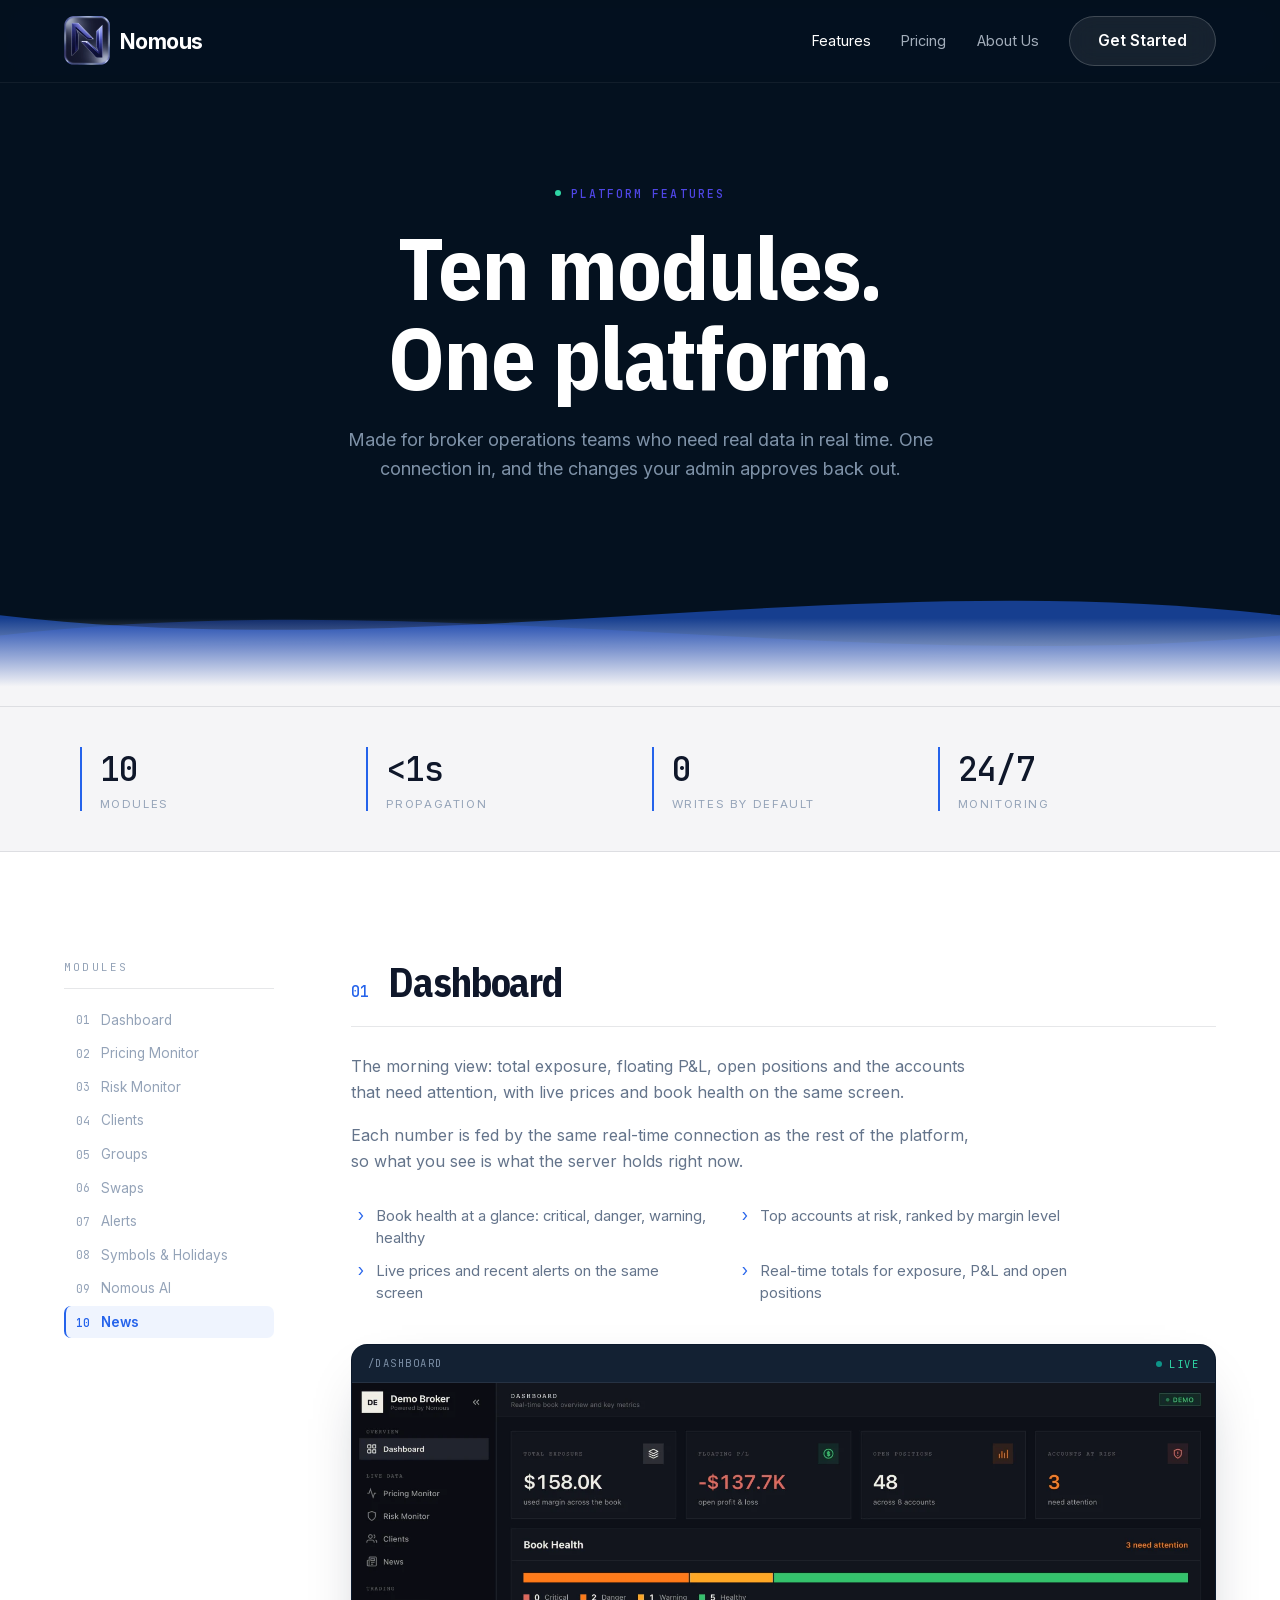
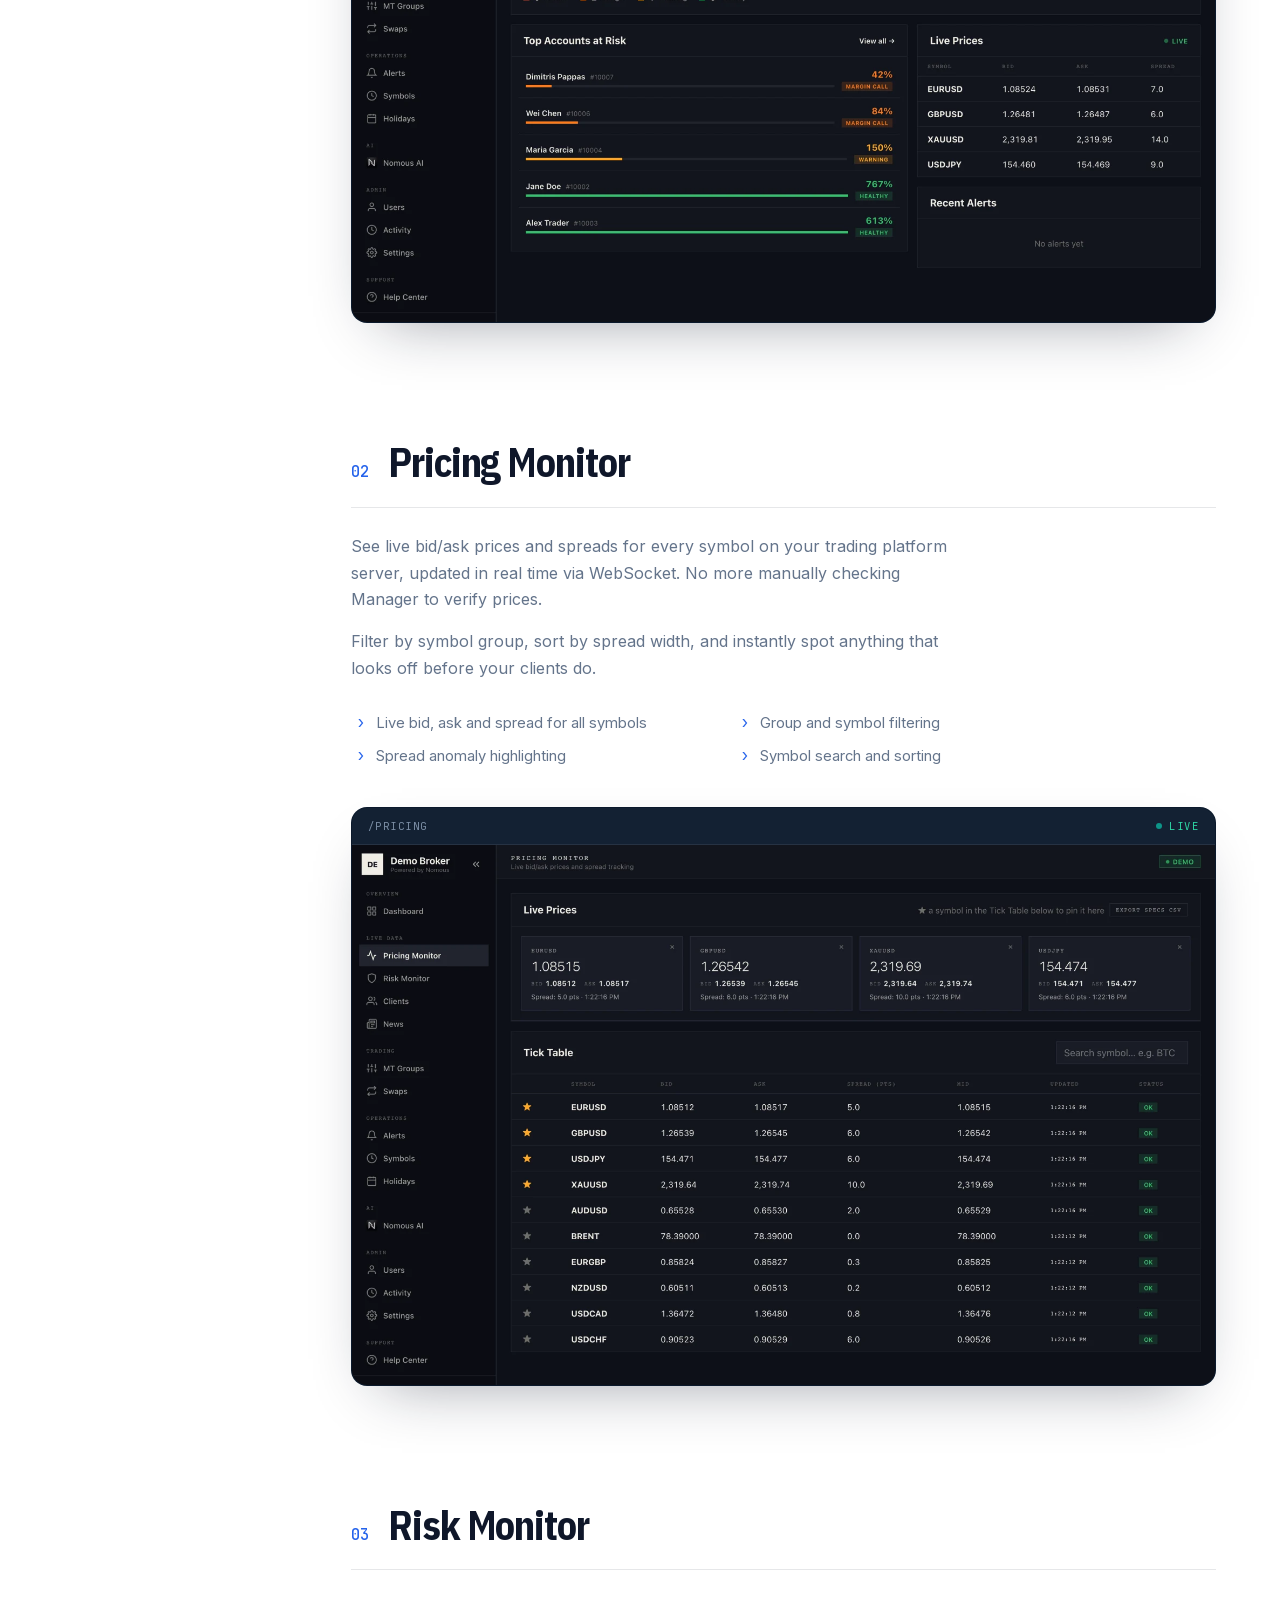
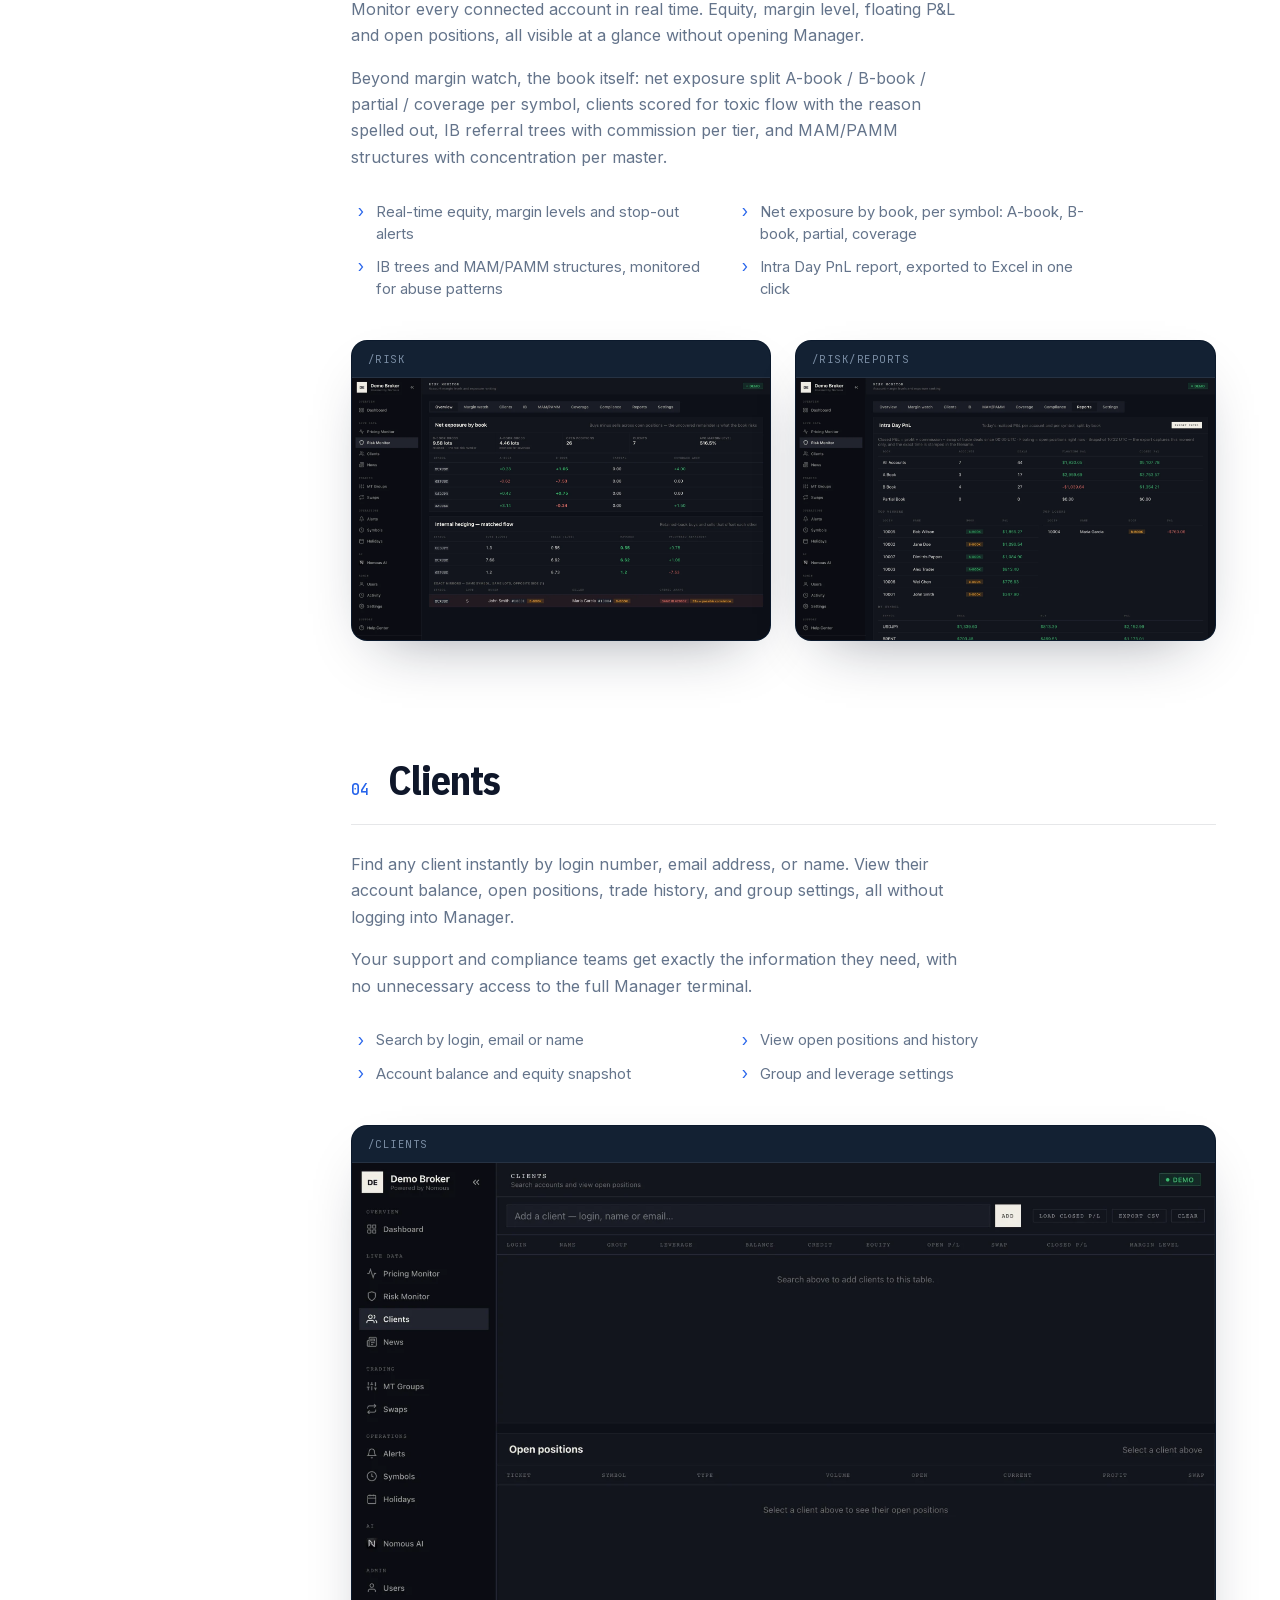
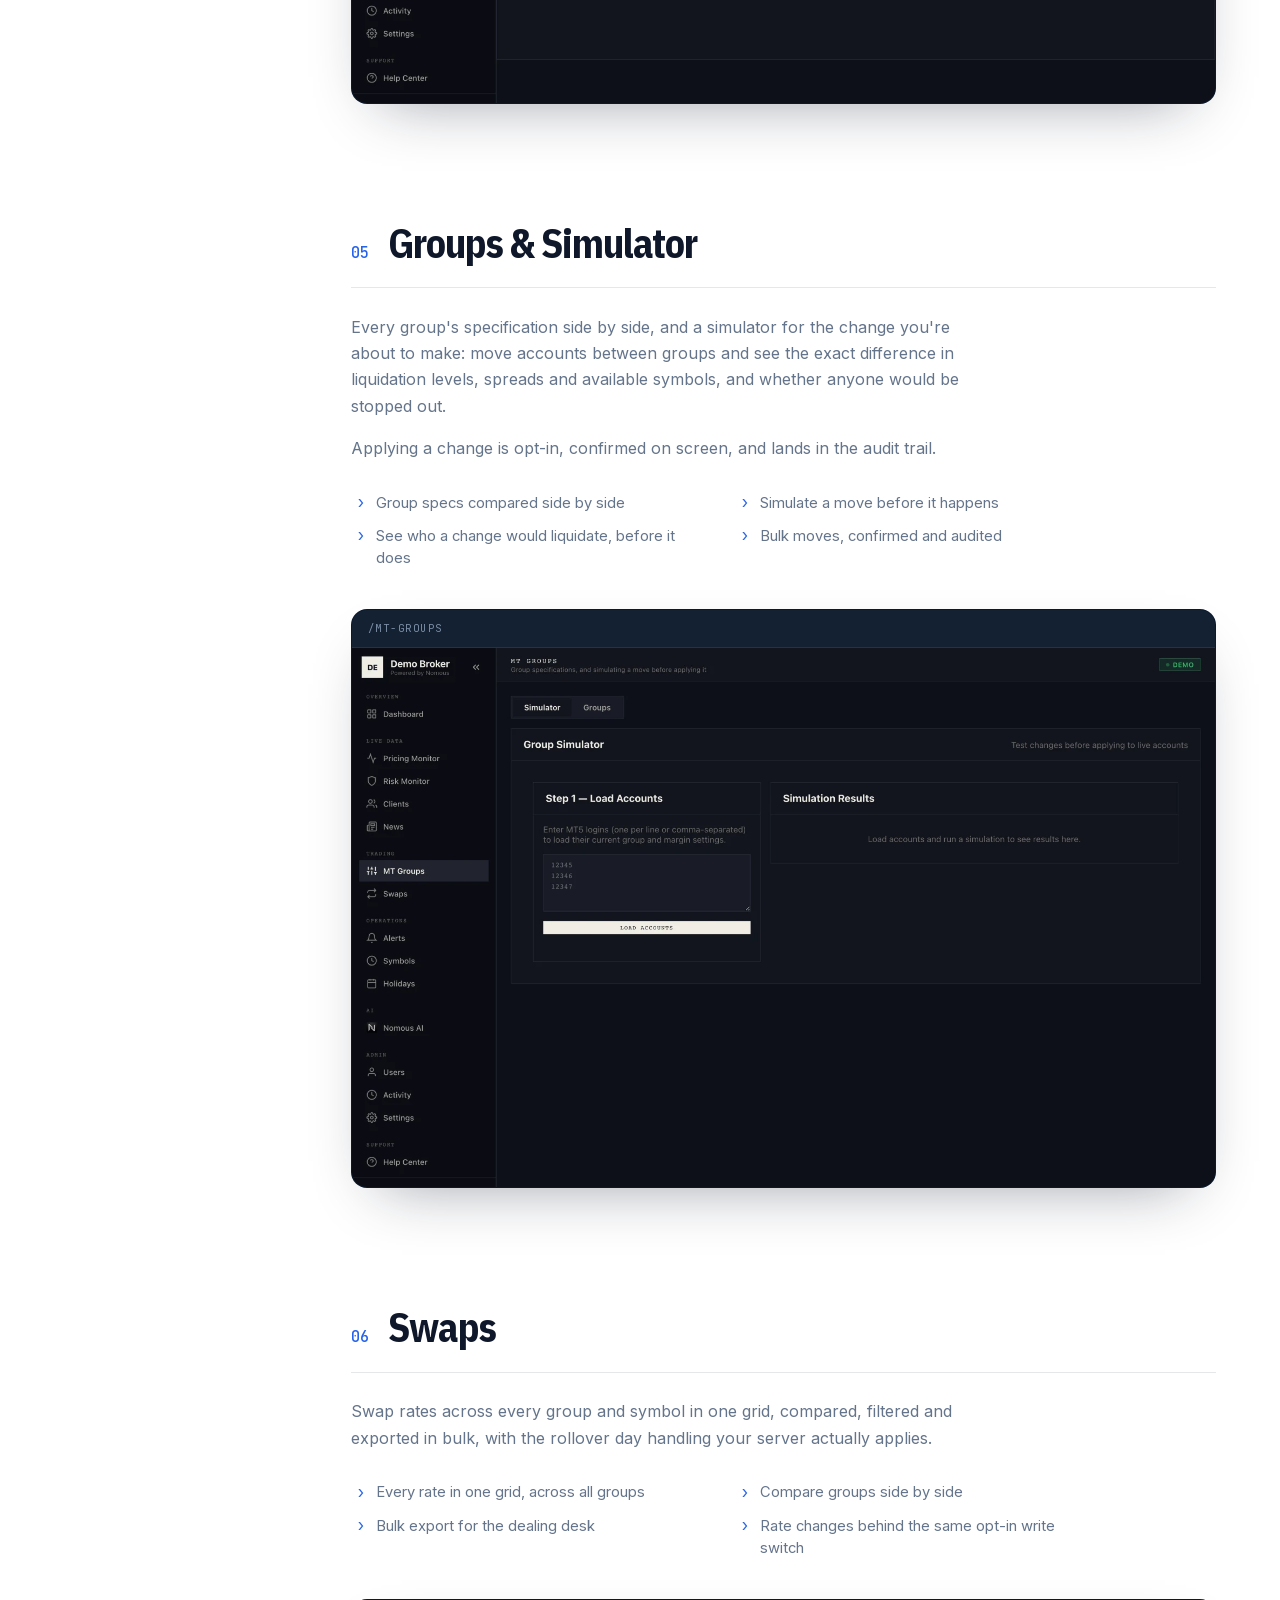
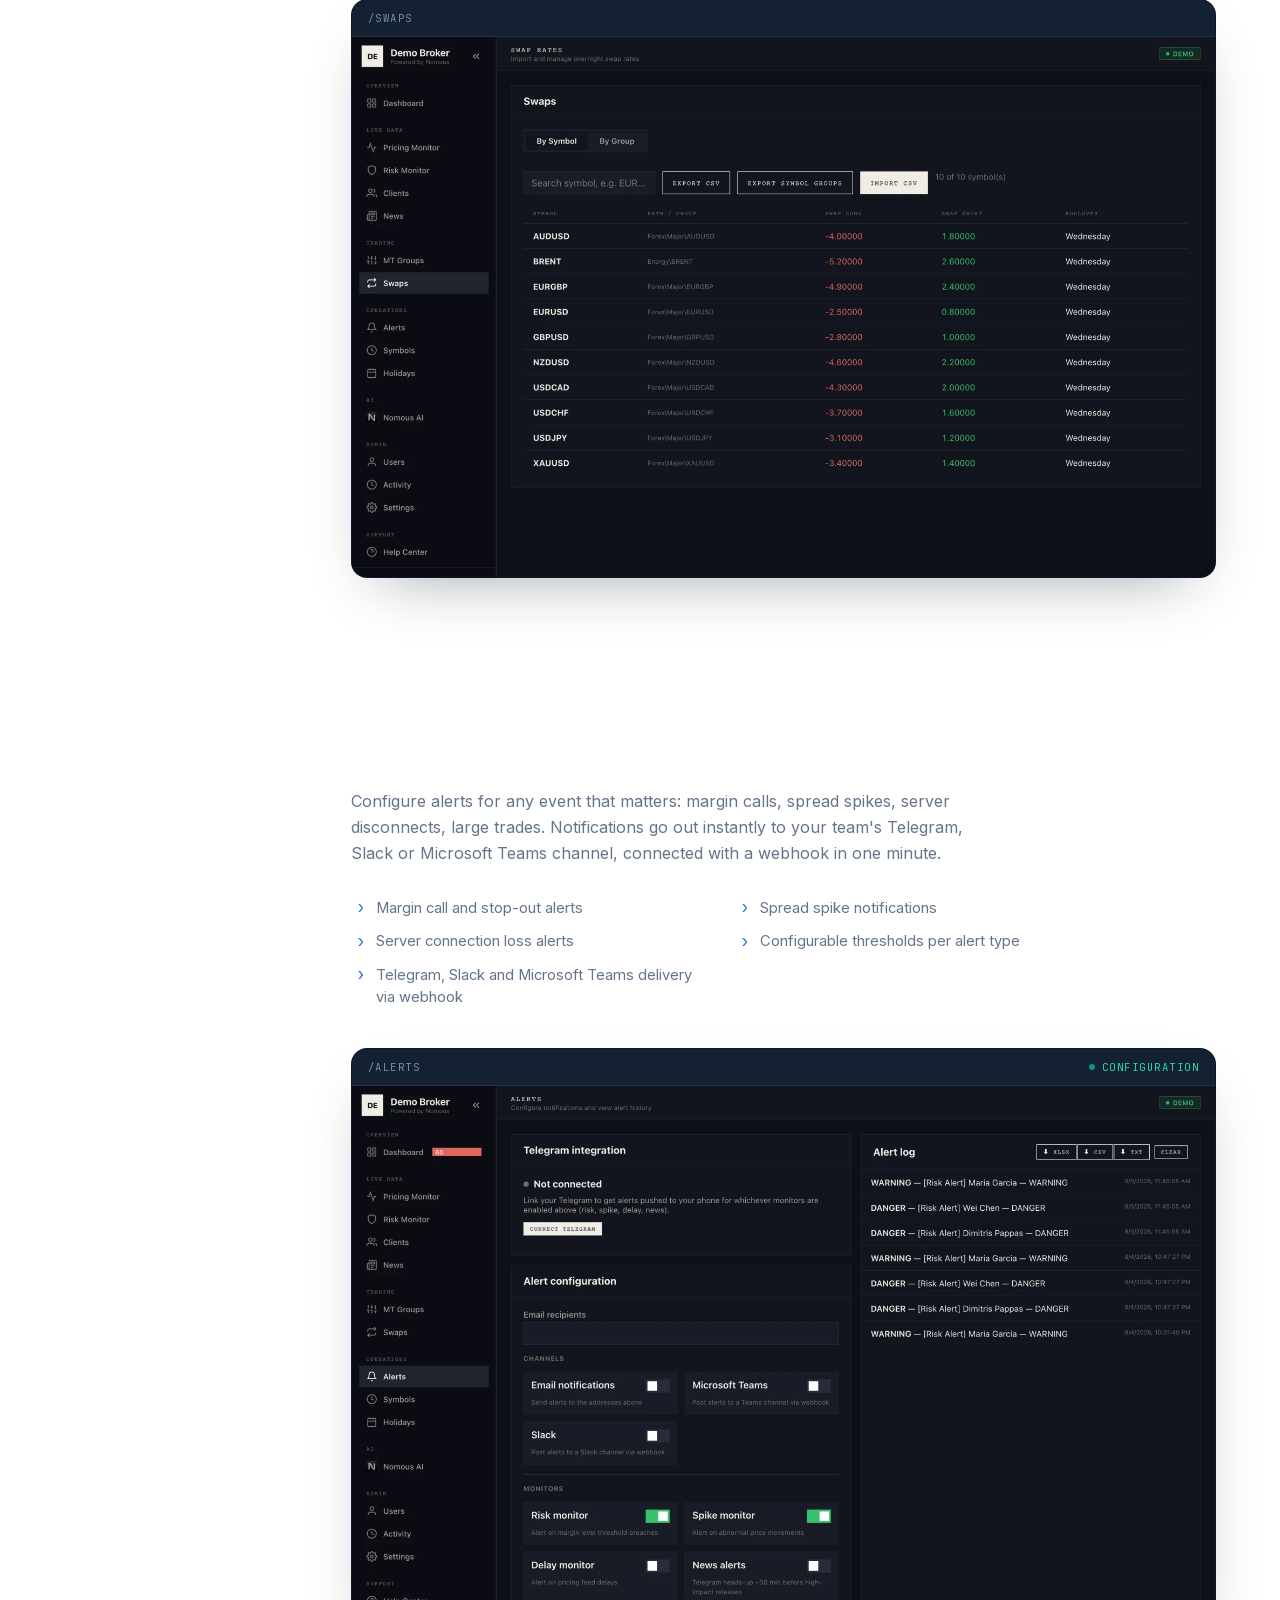
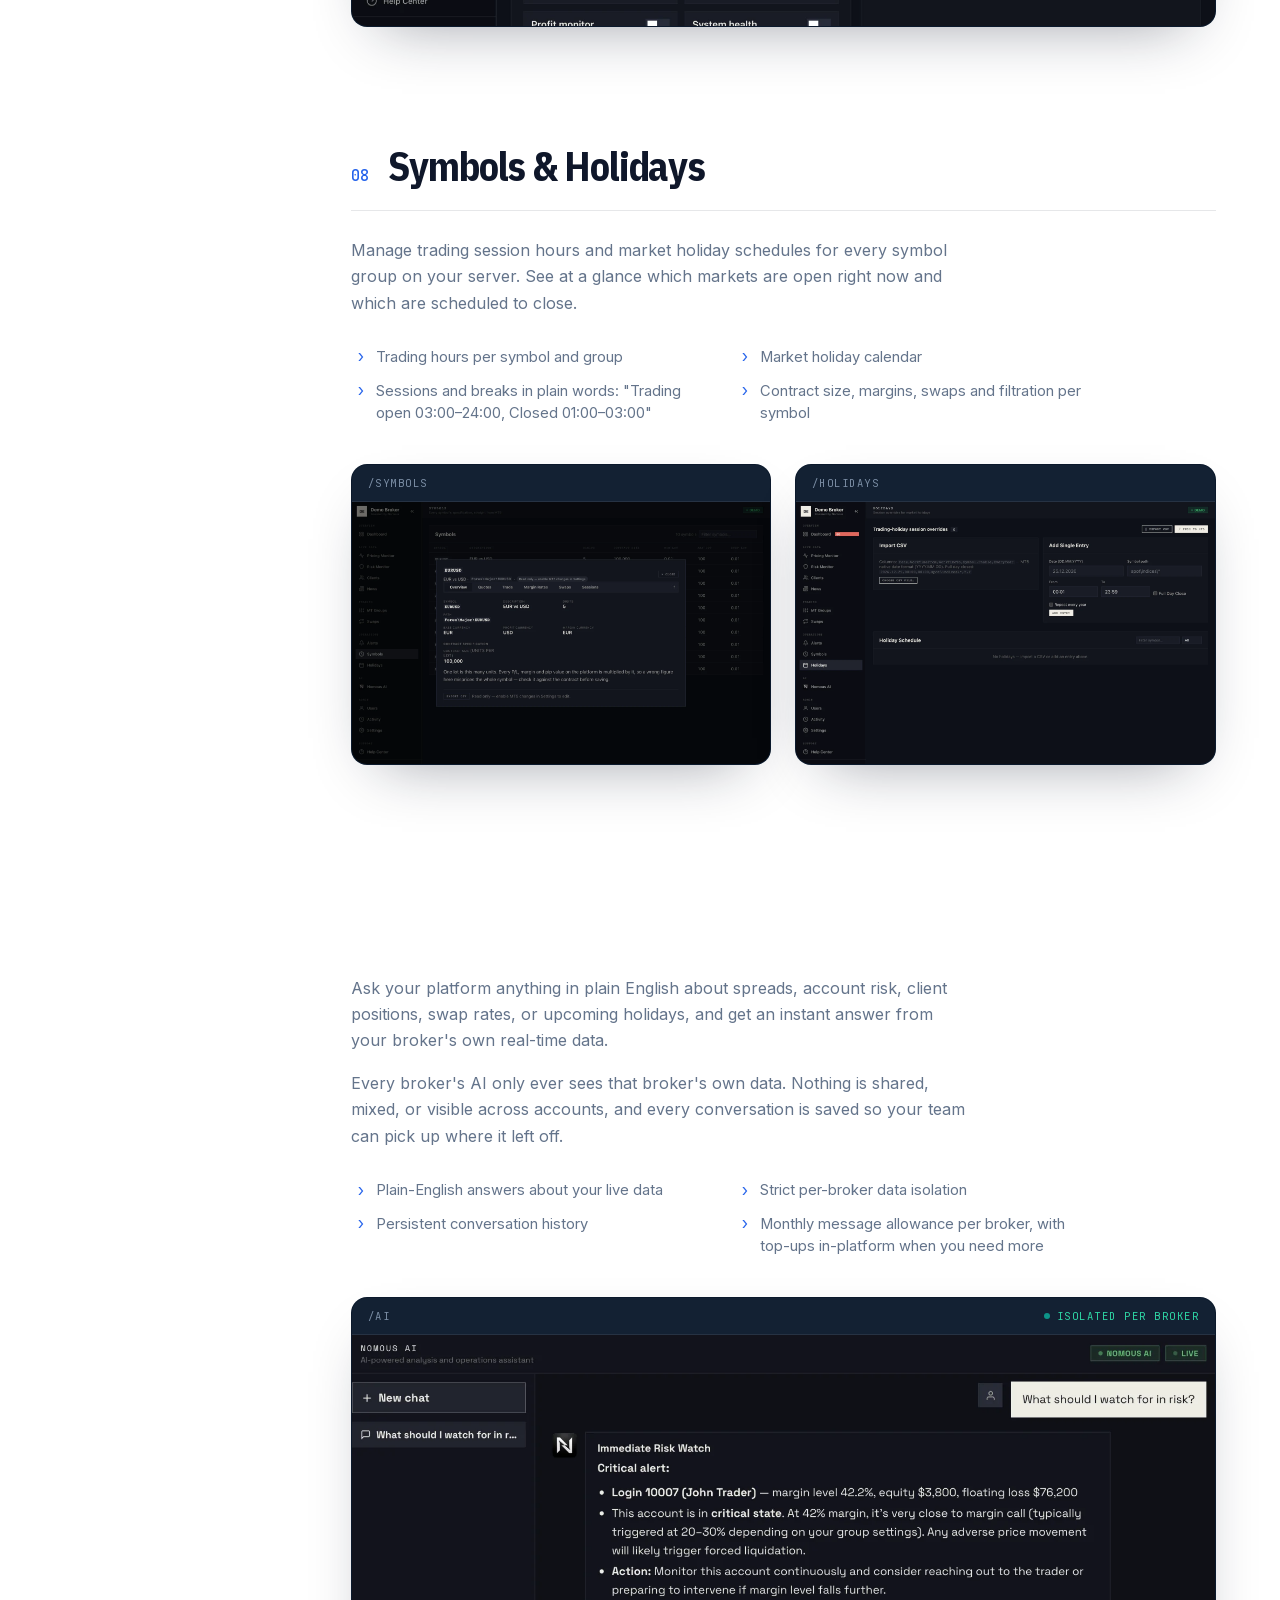
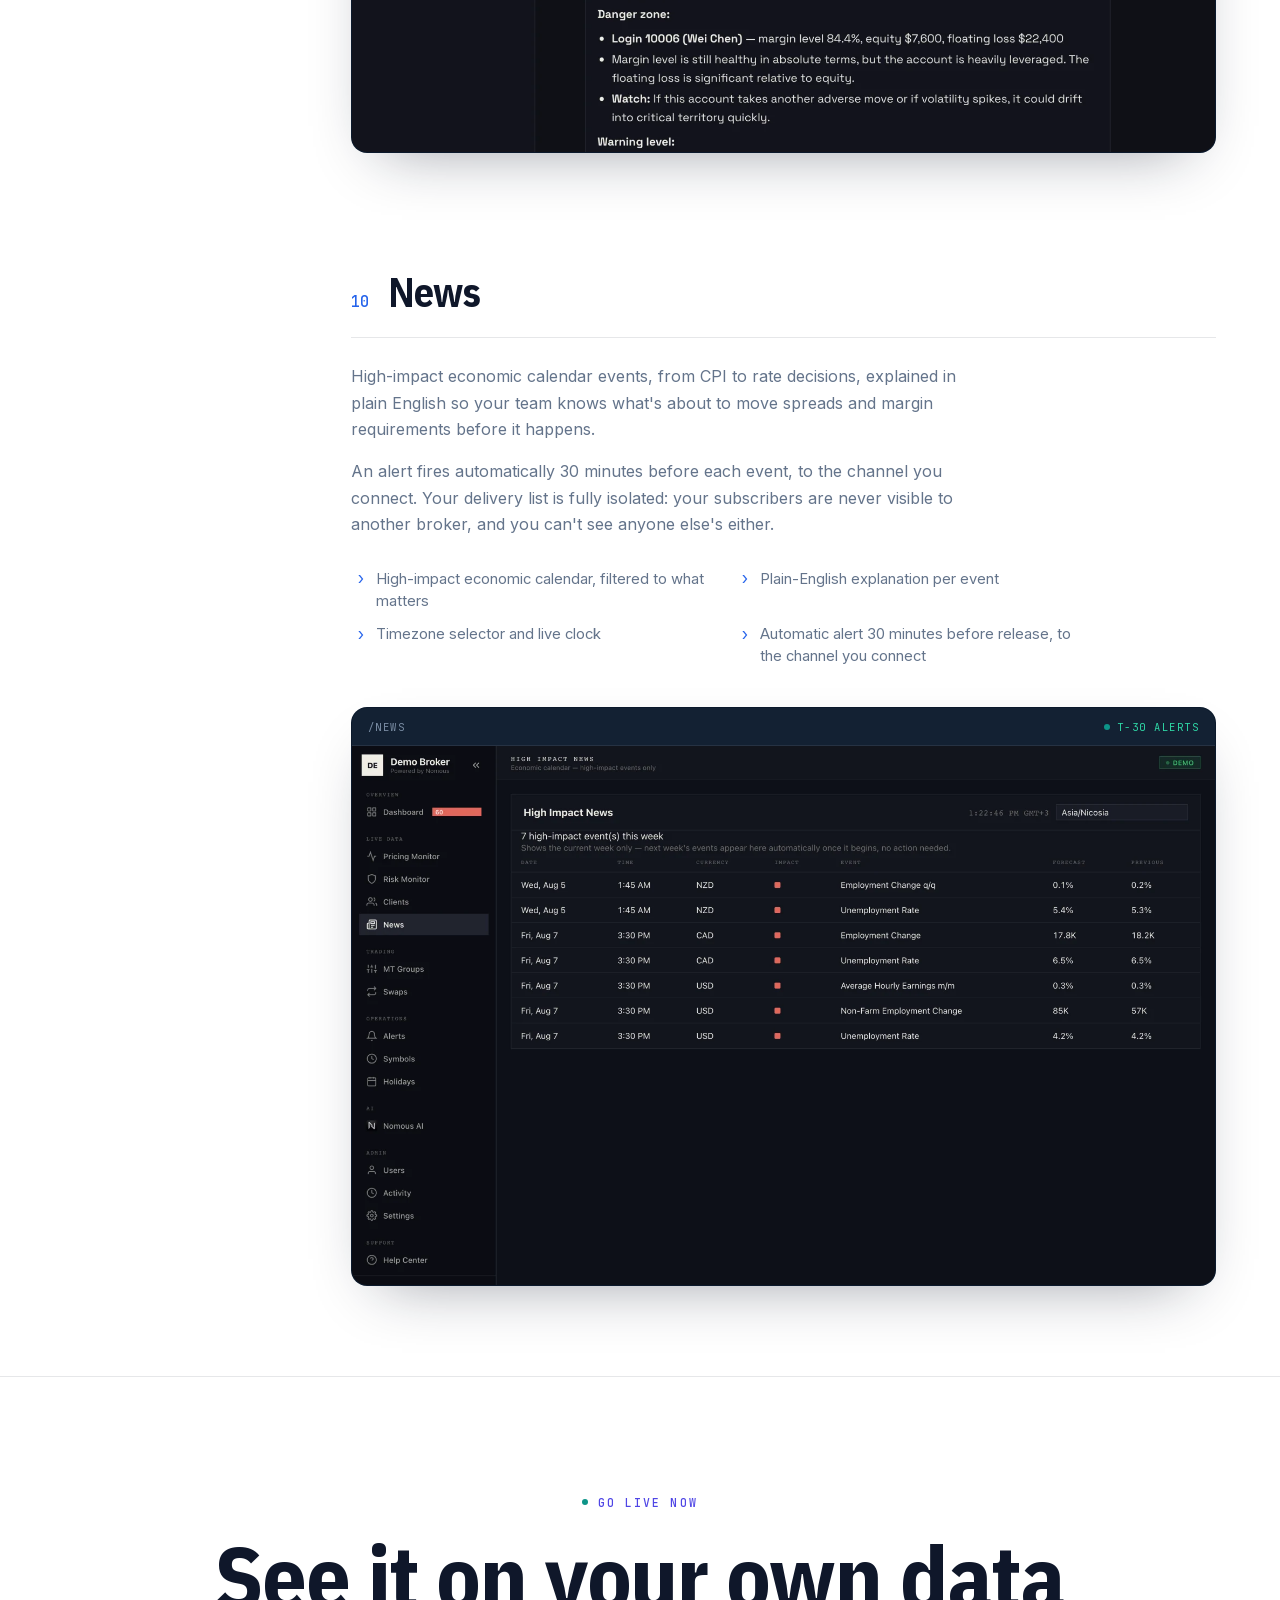
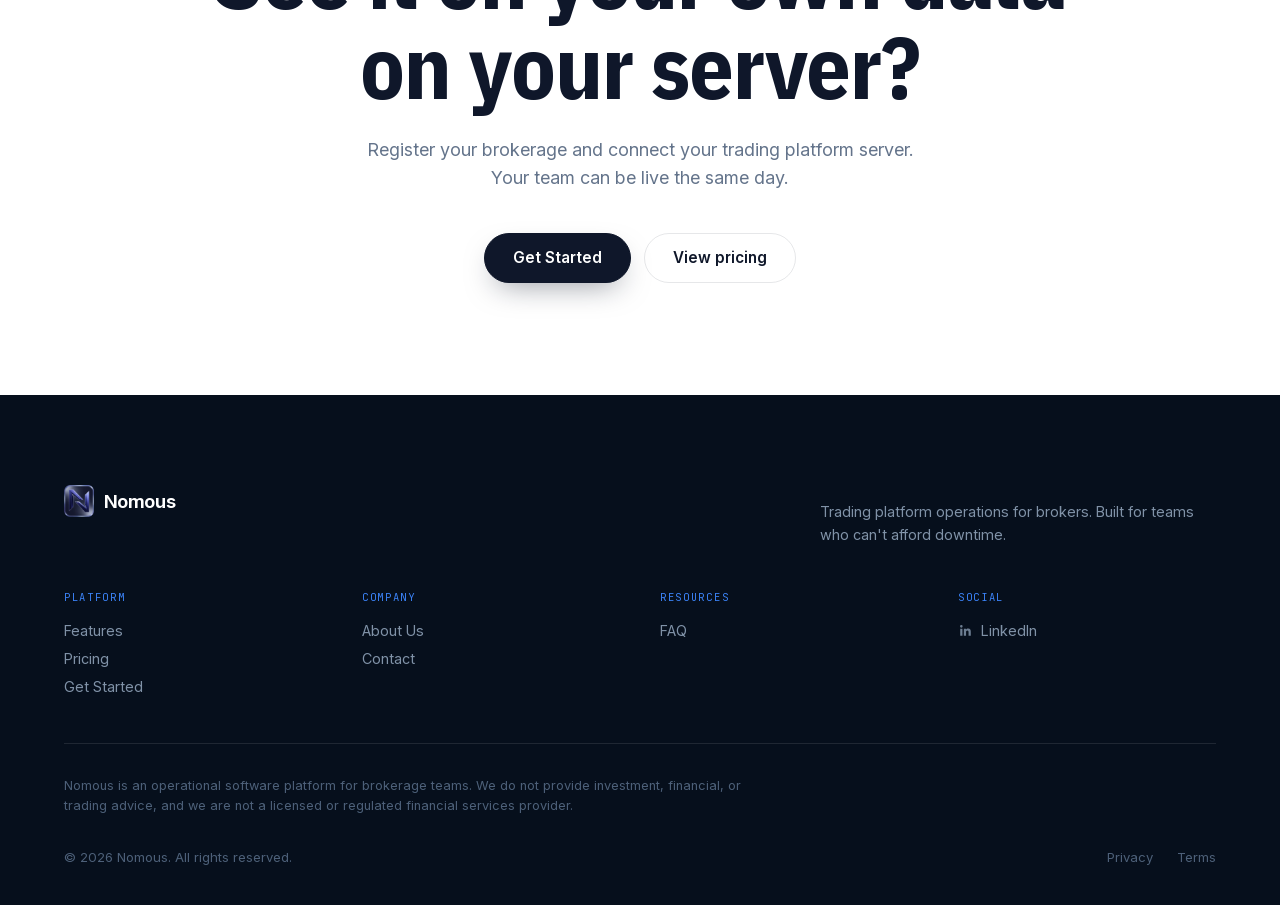
<file: features.html>
<!DOCTYPE html>
<html lang="en">
<head>
<meta charset="utf-8">
<meta name="viewport" content="width=device-width, initial-scale=1">
<title>Features | Nomous</title>
<meta name="description" content="Ten modules, one unified platform. Pricing, risk, clients, groups, symbols, swaps, alerts, holidays, AI and economic news for broker operations teams.">

<link rel="stylesheet" href="css/fonts.css?v=2">
<link rel="stylesheet" href="css/style.css?v=5">
<link rel="stylesheet" href="css/sections.css?v=10">
<link rel="stylesheet" href="css/features.css?v=3">

</head>
<body>

<!-- Animated grid field - pure CSS, sits behind everything. -->
<header class="nav" data-nav>
  <a class="nav__brand" href="index.html">
    <img class="nav__logo" src="assets/brand/logo-n-nav.webp" alt="" width="46" height="49">
    Nomous
  </a>
  <button class="nav__burger" data-burger aria-label="Toggle menu" aria-expanded="false">
    <span></span><span></span><span></span>
  </button>
  <nav class="nav__links">
    <a href="features.html" class="is-current">Features</a>
    <a href="pricing.html">Pricing</a>
    <a href="about.html">About Us</a>
    <a class="btn btn--ghost" href="contact.html">Get Started</a>
  </nav>
</header>

<main>

  <section class="page-hero theme-dark">
    <p class="mono-tag"><span class="pulse"></span>Platform Features</p>
    <h1 class="display">Ten modules.<br>One platform.</h1>
    <p class="subhead">
      Made for broker operations teams who need real data in real time.
      One connection in, and the changes your admin approves back out.
    </p>
  </section>

  <div class="wave" style="--wave-to: #f5f5f7" aria-hidden="true">
    <svg viewBox="0 0 2880 140" preserveAspectRatio="none" xmlns="http://www.w3.org/2000/svg">
      <path fill="rgba(37,99,235,0.55)" d="M0,50 C480,100 960,0 1440,50 C1920,100 2400,10 2880,50 L2880,140 L0,140 Z"/>
      <path fill="rgba(29,78,216,0.40)" d="M0,70 C480,20 960,110 1440,70 C1920,20 2400,100 2880,70 L2880,140 L0,140 Z"/>
      <path fill="rgba(23,62,172,0.25)" d="M0,90 C600,50 1200,120 1800,90 C2400,50 2600,110 2880,90 L2880,140 L0,140 Z"/>
    </svg>
  </div>

  <!-- ============================================================
       HUD readout
       ============================================================ -->
  <section class="hud">
    <div class="hud__inner">
      <div class="hud__cell" data-reveal>
        <span class="hud__val" data-count="10">10</span>
        <span class="hud__key">Modules</span>
      </div>
      <div class="hud__cell" data-reveal>
        <span class="hud__val">&lt;1s</span>
        <span class="hud__key">Propagation</span>
      </div>
      <div class="hud__cell" data-reveal>
        <span class="hud__val">0</span>
        <span class="hud__key">Writes by default</span>
      </div>
      <div class="hud__cell" data-reveal>
        <span class="hud__val">24/7</span>
        <span class="hud__key">Monitoring</span>
      </div>
    </div>
  </section>

  <!-- ============================================================
       MODULES - sticky index rail + scroll-spy
       ============================================================ -->
  <section class="modules" id="modules">
    <div class="modules__inner">

      <aside class="rail" aria-label="Module index">
        <p class="rail__title">Modules</p>
        <ol class="rail__list" data-rail>
          <li><a href="#m01" data-rail-item="m01"><span class="rail__num">01</span>Dashboard</a></li>
          <li><a href="#m02" data-rail-item="m02"><span class="rail__num">02</span>Pricing Monitor</a></li>
          <li><a href="#m03" data-rail-item="m03"><span class="rail__num">03</span>Risk Monitor</a></li>
          <li><a href="#m04" data-rail-item="m04"><span class="rail__num">04</span>Clients</a></li>
          <li><a href="#m05" data-rail-item="m05"><span class="rail__num">05</span>Groups</a></li>
          <li><a href="#m06" data-rail-item="m06"><span class="rail__num">06</span>Swaps</a></li>
          <li><a href="#m07" data-rail-item="m07"><span class="rail__num">07</span>Alerts</a></li>
          <li><a href="#m08" data-rail-item="m08"><span class="rail__num">08</span>Symbols &amp; Holidays</a></li>
          <li><a href="#m09" data-rail-item="m09"><span class="rail__num">09</span>Nomous AI</a></li>
          <li><a href="#m10" data-rail-item="m10"><span class="rail__num">10</span>News</a></li>
        </ol>
      </aside>

      <div class="modules__flow">

        <!-- 01 -->
        <article class="module" id="m01" data-module="m01">
          <header class="module__head" data-reveal>
            <span class="module__num">01</span>
            <h2 class="module__title">Dashboard</h2>
          </header>
          <div class="module__body" data-reveal>
            <p>The morning view: total exposure, floating P&amp;L, open positions and the accounts that need attention, with live prices and book health on the same screen.</p>
            <p>Each number is fed by the same real-time connection as the rest of the platform, so what you see is what the server holds right now.</p>
            <ul class="module__list">
              <li>Book health at a glance: critical, danger, warning, healthy</li>
              <li>Top accounts at risk, ranked by margin level</li>
              <li>Live prices and recent alerts on the same screen</li>
              <li>Real-time totals for exposure, P&amp;L and open positions</li>
            </ul>
          </div>
          <figure class="shot" data-reveal data-tilt>
            <figcaption class="shot__bar">
              <span class="shot__label">/dashboard</span>
              <span class="shot__live"><span class="pulse"></span>Live</span>
            </figcaption>
            <div class="shot__frame">
              <img src="assets/screens/dashboard.webp?v=2" width="1600" height="1000" alt="Dashboard: book health, top accounts at risk, live prices and totals" loading="lazy" decoding="async">
            </div>
          </figure>
        </article>

        <!-- 02 -->
        <article class="module" id="m02" data-module="m02">
          <header class="module__head" data-reveal>
            <span class="module__num">02</span>
            <h2 class="module__title">Pricing Monitor</h2>
          </header>
          <div class="module__body" data-reveal>
            <p>See live bid/ask prices and spreads for every symbol on your trading platform server, updated in real time via WebSocket. No more manually checking Manager to verify prices.</p>
            <p>Filter by symbol group, sort by spread width, and instantly spot anything that looks off before your clients do.</p>
            <ul class="module__list">
              <li>Live bid, ask and spread for all symbols</li>
              <li>Group and symbol filtering</li>
              <li>Spread anomaly highlighting</li>
              <li>Symbol search and sorting</li>
            </ul>
          </div>
          <figure class="shot" data-reveal data-tilt>
            <figcaption class="shot__bar">
              <span class="shot__label">/pricing</span>
              <span class="shot__live"><span class="pulse"></span>Live</span>
            </figcaption>
            <div class="shot__frame">
              <img src="assets/screens/pricing-monitor.webp?v=2" width="1600" height="1000" alt="Pricing Monitor showing live bid, ask and spread values across currency pairs" loading="lazy" decoding="async">
            </div>
          </figure>
        </article>

        <!-- 03 -->
        <article class="module" id="m03" data-module="m03">
          <header class="module__head" data-reveal>
            <span class="module__num">03</span>
            <h2 class="module__title">Risk Monitor</h2>
          </header>
          <div class="module__body" data-reveal>
            <p>Monitor every connected account in real time. Equity, margin level, floating P&amp;L and open positions, all visible at a glance without opening Manager.</p>
            <p>Beyond margin watch, the book itself: net exposure split A-book / B-book / partial / coverage per symbol, clients scored for toxic flow with the reason spelled out, IB referral trees with commission per tier, and MAM/PAMM structures with concentration per master.</p>
            <ul class="module__list">
              <li>Real-time equity, margin levels and stop-out alerts</li>
              <li>Net exposure by book, per symbol: A-book, B-book, partial, coverage</li>
              <li>IB trees and MAM/PAMM structures, monitored for abuse patterns</li>
              <li>Intra Day PnL report, exported to Excel in one click</li>
            </ul>
          </div>
          <div class="shot-pair">
            <figure class="shot" data-reveal data-tilt>
              <figcaption class="shot__bar"><span class="shot__label">/risk</span></figcaption>
              <div class="shot__frame">
                <img src="assets/screens/risk-monitor.webp?v=2" width="1600" height="1000" alt="Risk Monitor: net exposure by book and internal hedging" loading="lazy" decoding="async">
              </div>
            </figure>
            <figure class="shot" data-reveal data-tilt>
              <figcaption class="shot__bar"><span class="shot__label">/risk/reports</span></figcaption>
              <div class="shot__frame">
                <img src="assets/screens/risk-reports.webp?v=2" width="1600" height="1000" alt="Intra Day PnL report with per-book totals and top movers" loading="lazy" decoding="async">
              </div>
            </figure>
          </div>
        </article>

        <!-- 04 -->
        <article class="module" id="m04" data-module="m04">
          <header class="module__head" data-reveal>
            <span class="module__num">04</span>
            <h2 class="module__title">Clients</h2>
          </header>
          <div class="module__body" data-reveal>
            <p>Find any client instantly by login number, email address, or name. View their account balance, open positions, trade history, and group settings, all without logging into Manager.</p>
            <p>Your support and compliance teams get exactly the information they need, with no unnecessary access to the full Manager terminal.</p>
            <ul class="module__list">
              <li>Search by login, email or name</li>
              <li>View open positions and history</li>
              <li>Account balance and equity snapshot</li>
              <li>Group and leverage settings</li>
            </ul>
          </div>
          <figure class="shot" data-reveal data-tilt>
            <figcaption class="shot__bar">
              <span class="shot__label">/clients</span>
            </figcaption>
            <div class="shot__frame">
              <img src="assets/screens/clients.webp?v=2" width="1600" height="1000" alt="Clients module: account search with open positions and history" loading="lazy" decoding="async">
            </div>
          </figure>
        </article>

        <!-- 05 -->
        <article class="module" id="m05" data-module="m05">
          <header class="module__head" data-reveal>
            <span class="module__num">05</span>
            <h2 class="module__title">Groups &amp; Simulator</h2>
          </header>
          <div class="module__body" data-reveal>
            <p>Every group's specification side by side, and a simulator for the change you're about to make: move accounts between groups and see the exact difference in liquidation levels, spreads and available symbols, and whether anyone would be stopped out.</p>
            <p>Applying a change is opt-in, confirmed on screen, and lands in the audit trail.</p>
            <ul class="module__list">
              <li>Group specs compared side by side</li>
              <li>Simulate a move before it happens</li>
              <li>See who a change would liquidate, before it does</li>
              <li>Bulk moves, confirmed and audited</li>
            </ul>
          </div>
          <figure class="shot" data-reveal data-tilt>
            <figcaption class="shot__bar">
              <span class="shot__label">/mt-groups</span>
            </figcaption>
            <div class="shot__frame">
              <img src="assets/screens/mt-groups.webp?v=2" width="1600" height="1000" alt="Groups simulator: moving accounts between groups, with liquidation levels compared and per-account outcomes" loading="lazy" decoding="async">
            </div>
          </figure>
        </article>

        <!-- 06 -->
        <article class="module" id="m06" data-module="m06">
          <header class="module__head" data-reveal>
            <span class="module__num">06</span>
            <h2 class="module__title">Swaps</h2>
          </header>
          <div class="module__body" data-reveal>
            <p>Swap rates across every group and symbol in one grid, compared, filtered and exported in bulk, with the rollover day handling your server actually applies.</p>
            <ul class="module__list">
              <li>Every rate in one grid, across all groups</li>
              <li>Compare groups side by side</li>
              <li>Bulk export for the dealing desk</li>
              <li>Rate changes behind the same opt-in write switch</li>
            </ul>
          </div>
          <figure class="shot" data-reveal data-tilt>
            <figcaption class="shot__bar">
              <span class="shot__label">/swaps</span>
            </figcaption>
            <div class="shot__frame">
              <img src="assets/screens/swaps.webp?v=2" width="1600" height="1000" alt="Swap Rates table across groups and symbols" loading="lazy" decoding="async">
            </div>
          </figure>
        </article>

        <!-- 07 -->
        <article class="module" id="m07" data-module="m07">
          <header class="module__head" data-reveal>
            <span class="module__num">07</span>
            <h2 class="module__title">Instant Alerts</h2>
          </header>
          <div class="module__body" data-reveal>
            <p>Configure alerts for any event that matters: margin calls, spread spikes, server disconnects, large trades. Notifications go out instantly to your team's Telegram, Slack or Microsoft Teams channel, connected with a webhook in one minute.</p>
            <ul class="module__list">
              <li>Margin call and stop-out alerts</li>
              <li>Spread spike notifications</li>
              <li>Server connection loss alerts</li>
              <li>Configurable thresholds per alert type</li>
              <li>Telegram, Slack and Microsoft Teams delivery via webhook</li>
            </ul>
          </div>
          <figure class="shot" data-reveal data-tilt>
            <figcaption class="shot__bar">
              <span class="shot__label">/alerts</span>
              <span class="shot__live"><span class="pulse"></span>Configuration</span>
            </figcaption>
            <div class="shot__frame">
              <img src="assets/screens/alerts.webp?v=2" width="1600" height="1000" alt="Alerts module: notification configuration and alert history" loading="lazy" decoding="async">
            </div>
          </figure>
        </article>

        <!-- 08 -->
        <article class="module" id="m08" data-module="m08">
          <header class="module__head" data-reveal>
            <span class="module__num">08</span>
            <h2 class="module__title">Symbols &amp; Holidays</h2>
          </header>
          <div class="module__body" data-reveal>
            <p>Manage trading session hours and market holiday schedules for every symbol group on your server. See at a glance which markets are open right now and which are scheduled to close.</p>
            <ul class="module__list">
              <li>Trading hours per symbol and group</li>
              <li>Market holiday calendar</li>
              <li>Sessions and breaks in plain words: "Trading open 03:00&ndash;24:00, Closed 01:00&ndash;03:00"</li>
              <li>Contract size, margins, swaps and filtration per symbol</li>
            </ul>
          </div>
          <div class="shot-pair">
            <figure class="shot" data-reveal data-tilt>
              <figcaption class="shot__bar"><span class="shot__label">/symbols</span></figcaption>
              <div class="shot__frame">
                <img src="assets/screens/symbols-dialog.webp?v=2" width="1600" height="1000" alt="Symbols: the full trading platform symbol specification, with each day's trading sessions and breaks read out in plain words" loading="lazy" decoding="async">
              </div>
            </figure>
            <figure class="shot" data-reveal data-tilt>
              <figcaption class="shot__bar"><span class="shot__label">/holidays</span></figcaption>
              <div class="shot__frame">
                <img src="assets/screens/holidays.webp?v=2" width="1600" height="1000" alt="Holidays: market holiday calendar by symbol group" loading="lazy" decoding="async">
              </div>
            </figure>
          </div>
        </article>

        <!-- 09 -->
        <article class="module" id="m09" data-module="m09">
          <header class="module__head" data-reveal>
            <span class="module__num">09</span>
            <h2 class="module__title">Nomous AI</h2>
          </header>
          <div class="module__body" data-reveal>
            <p>Ask your platform anything in plain English about spreads, account risk, client positions, swap rates, or upcoming holidays, and get an instant answer from your broker's own real-time data.</p>
            <p>Every broker's AI only ever sees that broker's own data. Nothing is shared, mixed, or visible across accounts, and every conversation is saved so your team can pick up where it left off.</p>
            <ul class="module__list">
              <li>Plain-English answers about your live data</li>
              <li>Strict per-broker data isolation</li>
              <li>Persistent conversation history</li>
              <li>Monthly message allowance per broker, with top-ups in-platform when you need more</li>
            </ul>
          </div>
          <figure class="shot" data-reveal data-tilt>
            <figcaption class="shot__bar">
              <span class="shot__label">/ai</span>
              <span class="shot__live"><span class="pulse"></span>Isolated per broker</span>
            </figcaption>
            <div class="shot__frame">
              <img src="assets/screens/nomous-ai.webp" width="1600" height="773" alt="Nomous AI answering questions from the broker's live data" loading="lazy" decoding="async">
            </div>
          </figure>
        </article>

        <!-- 10 -->
        <article class="module" id="m10" data-module="m10">
          <header class="module__head" data-reveal>
            <span class="module__num">10</span>
            <h2 class="module__title">News</h2>
          </header>
          <div class="module__body" data-reveal>
            <p>High-impact economic calendar events, from CPI to rate decisions, explained in plain English so your team knows what's about to move spreads and margin requirements before it happens.</p>
            <p>An alert fires automatically 30 minutes before each event, to the channel you connect. Your delivery list is fully isolated: your subscribers are never visible to another broker, and you can't see anyone else's either.</p>
            <ul class="module__list">
              <li>High-impact economic calendar, filtered to what matters</li>
              <li>Plain-English explanation per event</li>
              <li>Timezone selector and live clock</li>
              <li>Automatic alert 30 minutes before release, to the channel you connect</li>
            </ul>
          </div>
          <figure class="shot" data-reveal data-tilt>
            <figcaption class="shot__bar">
              <span class="shot__label">/news</span>
              <span class="shot__live"><span class="pulse"></span>T-30 alerts</span>
            </figcaption>
            <div class="shot__frame">
              <img src="assets/screens/news.webp?v=2" width="1600" height="1000" alt="High Impact News: economic calendar with timezone selector and live clock" loading="lazy" decoding="async">
            </div>
          </figure>
        </article>

      </div>
    </div>
  </section>

  <!-- ============================================================
       CTA
       ============================================================ -->
  <section class="section section--line cta section--center" id="cta">
    <div class="section__inner">
      <p class="mono-tag"><span class="pulse"></span>Go live now</p>
      <h2 class="display">See it on your own data<br>on your server?</h2>
      <p class="subhead" style="margin-inline:auto">
        Register your brokerage and connect your trading platform server. Your team can be
        live the same day.
      </p>
      <div class="actions">
        <a class="btn btn--primary" href="contact.html">Get Started</a>
        <a class="btn btn--ghost" href="pricing.html">View pricing</a>
      </div>
    </div>
  </section>

</main>

<footer class="site-footer theme-dark">
  <div class="site-footer__inner">
    <div class="site-footer__brandrow">
      <a class="site-footer__brand" href="index.html"><img src="assets/brand/logo-n-nav.webp" alt="" width="30" height="32">Nomous</a>
      <p class="site-footer__tagline">Trading platform operations for brokers. Built for teams who can't afford downtime.</p>
    </div>

    <div class="site-footer__top">
      <div>
        <p class="site-footer__title">Platform</p>
        <div class="site-footer__links">
          <a href="features.html">Features</a>
          <a href="pricing.html">Pricing</a>
          <a href="contact.html">Get Started</a>
        </div>
      </div>
      <div>
        <p class="site-footer__title">Company</p>
        <div class="site-footer__links">
          <a href="about.html">About Us</a>
          <a href="contact.html">Contact</a>
        </div>
      </div>
      <div>
        <p class="site-footer__title">Resources</p>
        <div class="site-footer__links">
          <a href="index.html#faq">FAQ</a>
        </div>
      </div>
      <div>
        <p class="site-footer__title">Social</p>
        <div class="site-footer__links">
          <a class="site-footer__social" href="https://www.linkedin.com/company/nomous-tech" target="_blank" rel="noopener"><svg viewBox="0 0 24 24" width="15" height="15" fill="currentColor" aria-hidden="true"><path d="M20.45 20.45h-3.55v-5.57c0-1.33-.03-3.04-1.85-3.04-1.85 0-2.14 1.45-2.14 2.94v5.67H9.36V9h3.41v1.56h.05c.47-.9 1.63-1.85 3.36-1.85 3.6 0 4.27 2.37 4.27 5.45v6.29zM5.34 7.43a2.06 2.06 0 1 1 0-4.12 2.06 2.06 0 0 1 0 4.12zM7.12 20.45H3.56V9h3.56v11.45z"/></svg>LinkedIn</a>
        </div>
      </div>
    </div>

    <p class="site-footer__disclaimer">
      Nomous is an operational software platform for brokerage teams. We do
      not provide investment, financial, or trading advice, and we are not a
      licensed or regulated financial services provider.
    </p>

    <div class="site-footer__bottom">
      <span>&copy; 2026 Nomous. All rights reserved.</span>
      <span class="site-footer__legal">
        <a href="privacy.html">Privacy</a>
        <a href="terms.html">Terms</a>
      </span>
    </div>
  </div>
</footer>

<script type="module" src="js/main.js?v=6"></script>
<script type="module" src="js/features.js"></script>
</body>
</html>
</file>
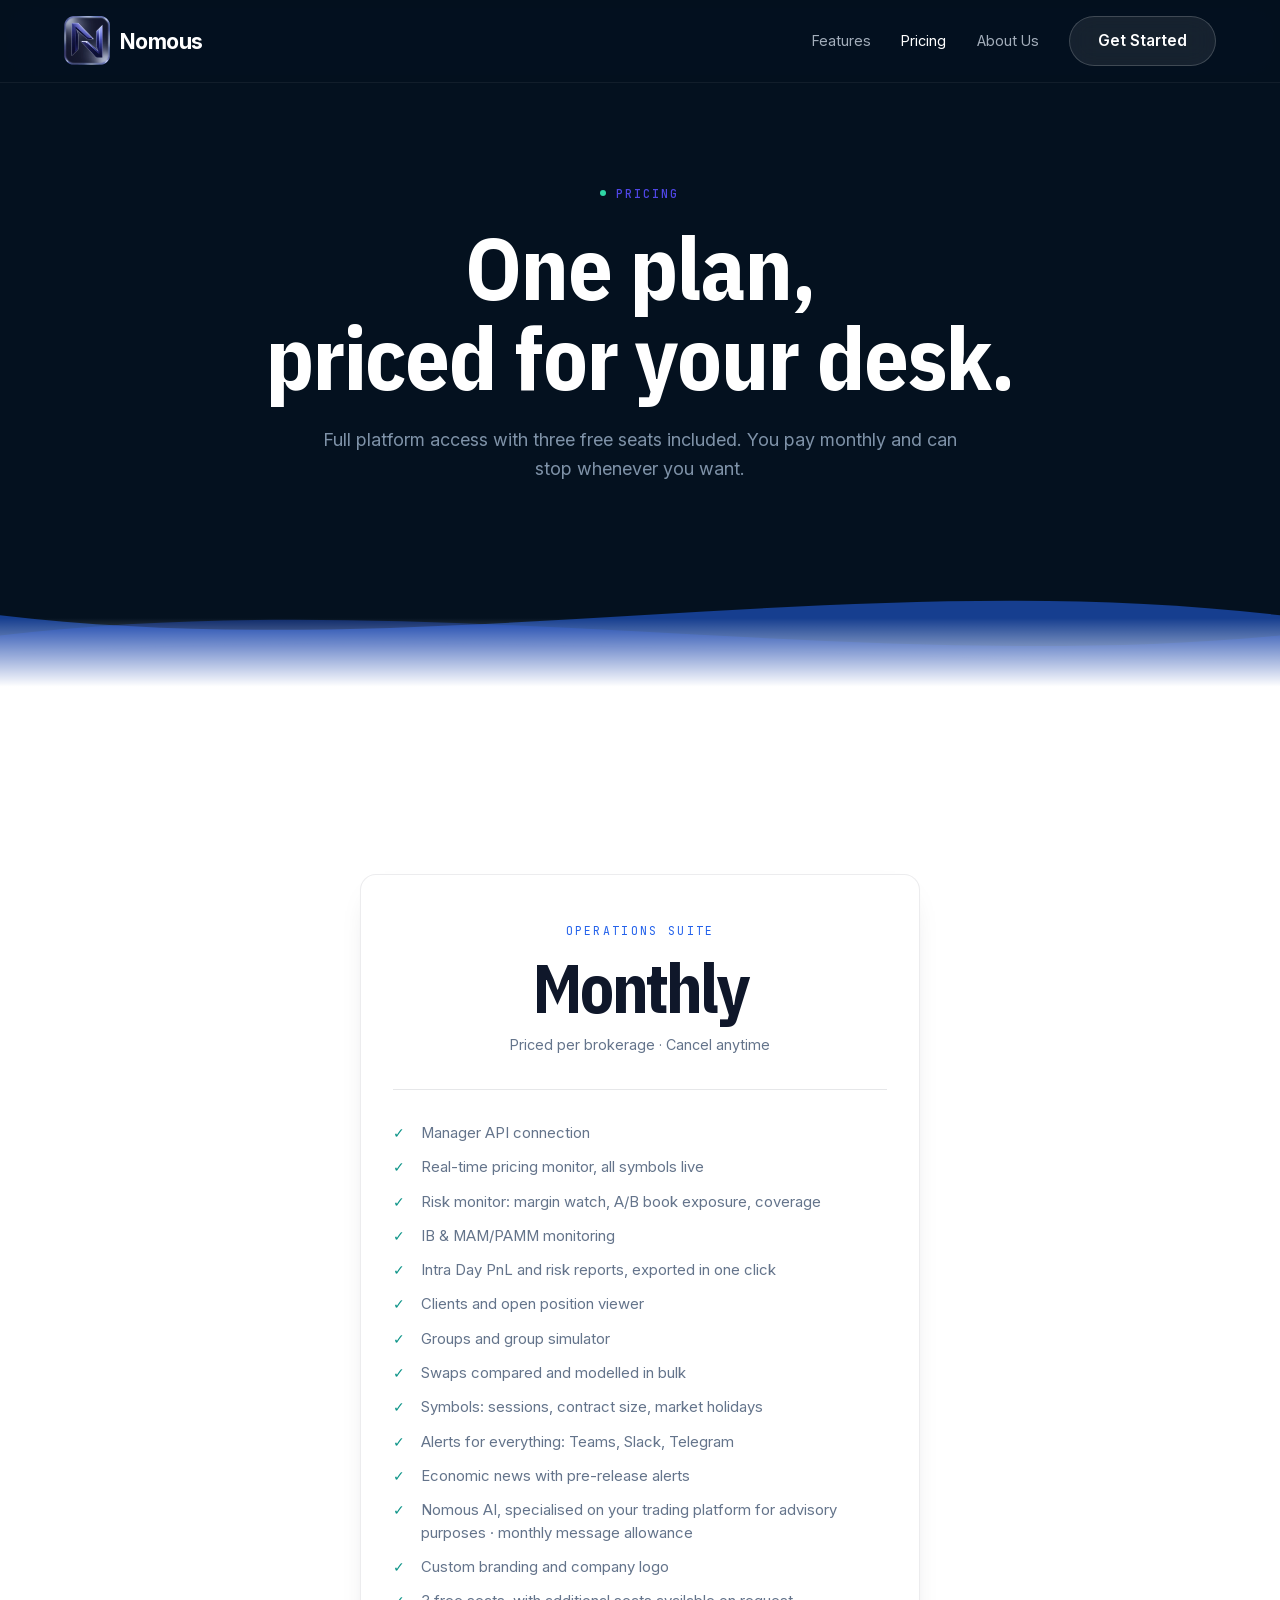
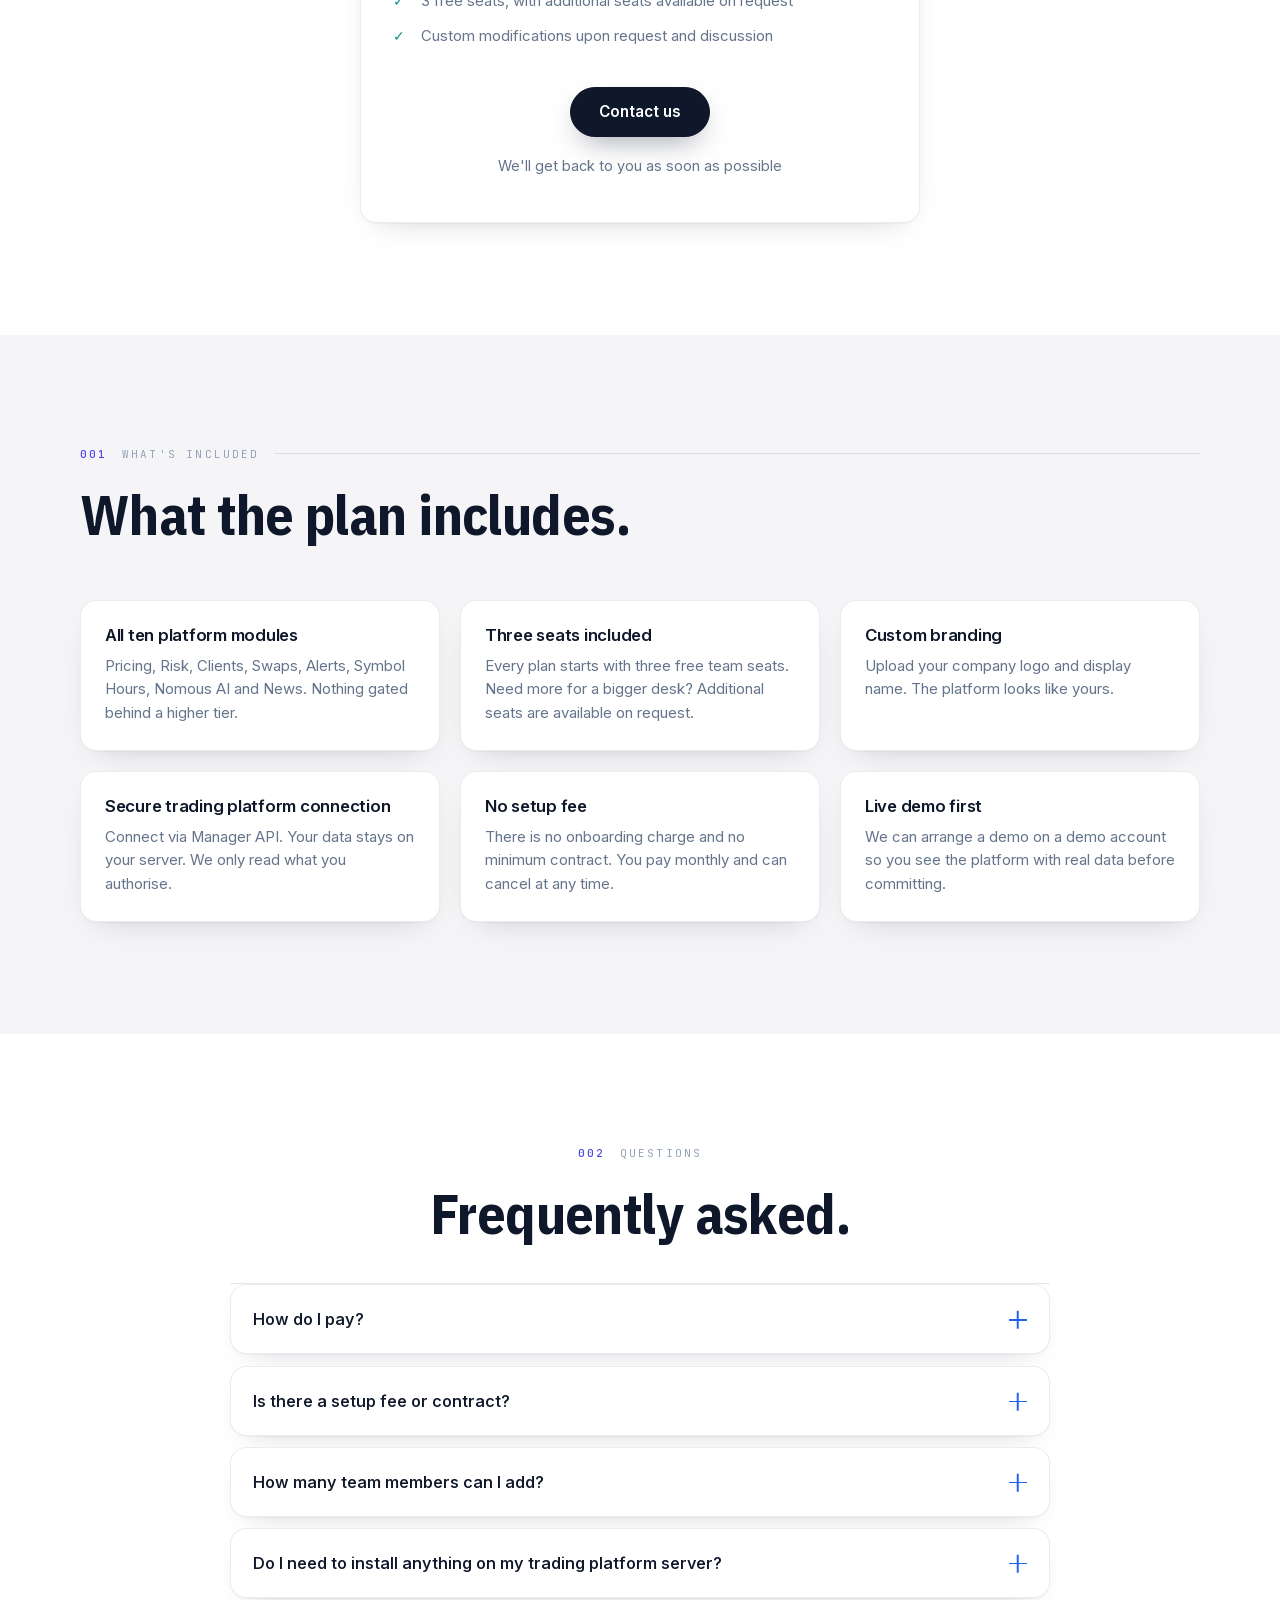
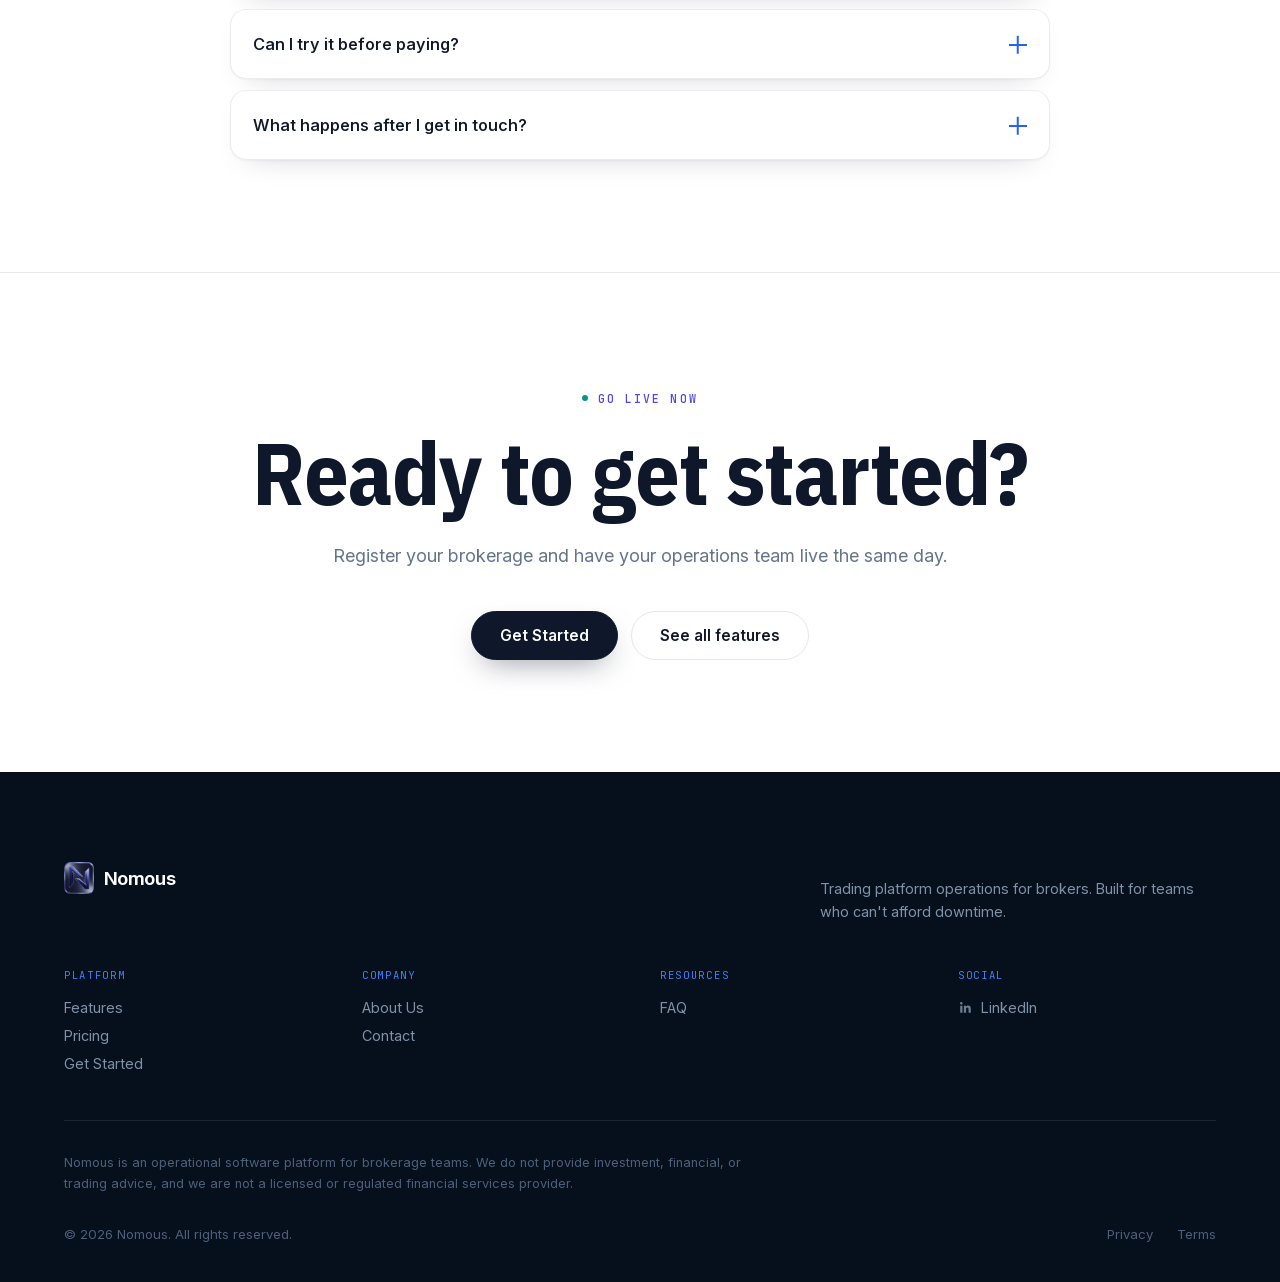
<file: pricing.html>
<!DOCTYPE html>
<html lang="en">
<head>
<meta charset="utf-8">
<meta name="viewport" content="width=device-width, initial-scale=1">
<title>Pricing | Nomous</title>
<meta name="description" content="One plan for the whole platform. Three free seats included, custom modifications on request, cancel anytime.">

<link rel="stylesheet" href="css/fonts.css?v=2">
<link rel="stylesheet" href="css/style.css?v=5">
<link rel="stylesheet" href="css/sections.css?v=10">
</head>
<body>

<header class="nav" data-nav>
  <a class="nav__brand" href="index.html">
    <img class="nav__logo" src="assets/brand/logo-n-nav.webp" alt="" width="46" height="49">
    Nomous
  </a>
  <button class="nav__burger" data-burger aria-label="Toggle menu" aria-expanded="false">
    <span></span><span></span><span></span>
  </button>
  <nav class="nav__links">
    <a href="features.html">Features</a>
    <a href="pricing.html" class="is-current">Pricing</a>
    <a href="about.html">About Us</a>
    <a class="btn btn--ghost" href="contact.html">Get Started</a>
  </nav>
</header>

<main>

  <section class="page-hero theme-dark">
    <p class="mono-tag"><span class="pulse"></span>Pricing</p>
    <h1 class="display">One plan,<br>priced for your desk.</h1>
    <p class="subhead">
      Full platform access with three free seats included. You pay monthly
      and can stop whenever you want.
    </p>
  </section>

  <div class="wave" style="--wave-to: #ffffff" aria-hidden="true">
    <svg viewBox="0 0 2880 140" preserveAspectRatio="none" xmlns="http://www.w3.org/2000/svg">
      <path fill="rgba(37,99,235,0.55)" d="M0,50 C480,100 960,0 1440,50 C1920,100 2400,10 2880,50 L2880,140 L0,140 Z"/>
      <path fill="rgba(29,78,216,0.40)" d="M0,70 C480,20 960,110 1440,70 C1920,20 2400,100 2880,70 L2880,140 L0,140 Z"/>
      <path fill="rgba(23,62,172,0.25)" d="M0,90 C600,50 1200,120 1800,90 C2400,50 2600,110 2880,90 L2880,140 L0,140 Z"/>
    </svg>
  </div>

  <!-- ============================================================
       The plan
       ============================================================ -->
  <section class="section section--center">
    <div class="section__inner">
      <div class="plan" data-reveal data-tilt>
        <p class="plan__name">Operations Suite</p>
        <p class="plan__price">Monthly</p>
        <p class="plan__note">Priced per brokerage · Cancel anytime</p>
        <ul class="plan__list">
          <li>Manager API connection</li>
          <li>Real-time pricing monitor, all symbols live</li>
          <li>Risk monitor: margin watch, A/B book exposure, coverage</li>
          <li>IB &amp; MAM/PAMM monitoring</li>
          <li>Intra Day PnL and risk reports, exported in one click</li>
          <li>Clients and open position viewer</li>
          <li>Groups and group simulator</li>
          <li>Swaps compared and modelled in bulk</li>
          <li>Symbols: sessions, contract size, market holidays</li>
          <li>Alerts for everything: Teams, Slack, Telegram</li>
          <li>Economic news with pre-release alerts</li>
          <li>Nomous AI, specialised on your trading platform for advisory purposes · monthly message allowance</li>
          <li>Custom branding and company logo</li>
          <li>3 free seats, with additional seats available on request</li>
          <li>Custom modifications upon request and discussion</li>
        </ul>
        <div class="actions">
          <a class="btn btn--primary" href="contact.html">Contact us</a>
        </div>
        <p class="plan__note" style="margin-top:1.25rem">We'll get back to you as soon as possible</p>
      </div>
    </div>
  </section>

  <!-- ============================================================
       What's included
       ============================================================ -->
  <section class="section section--alt">
    <div class="section__inner">
      <p class="sec-bar" data-reveal><b>001</b> What's included</p>
      <h2 class="headline" data-reveal>What the plan includes.</h2>

      <div class="principles">
        <article class="principle" data-reveal>
          <h3>All ten platform modules</h3>
          <p>Pricing, Risk, Clients, Swaps, Alerts, Symbol Hours, Nomous AI and News. Nothing gated behind a higher tier.</p>
        </article>
        <article class="principle" data-reveal>
          <h3>Three seats included</h3>
          <p>Every plan starts with three free team seats. Need more for a bigger desk? Additional seats are available on request.</p>
        </article>
        <article class="principle" data-reveal>
          <h3>Custom branding</h3>
          <p>Upload your company logo and display name. The platform looks like yours.</p>
        </article>
        <article class="principle" data-reveal>
          <h3>Secure trading platform connection</h3>
          <p>Connect via Manager API. Your data stays on your server. We only read what you authorise.</p>
        </article>
        <article class="principle" data-reveal>
          <h3>No setup fee</h3>
          <p>There is no onboarding charge and no minimum contract. You pay monthly and can cancel at any time.</p>
        </article>
        <article class="principle" data-reveal>
          <h3>Live demo first</h3>
          <p>We can arrange a demo on a demo account so you see the platform with real data before committing.</p>
        </article>
      </div>
    </div>
  </section>

  <!-- ============================================================
       FAQ
       ============================================================ -->
  <section class="section section--center">
    <div class="section__inner">
      <p class="sec-bar" data-reveal><b>002</b> Questions</p>
      <h2 class="headline" data-reveal>Frequently asked.</h2>

      <div class="faq" data-reveal>
        <div class="faq__item" data-faq>
          <button class="faq__q" aria-expanded="false">
            How do I pay?
            <span class="faq__sign" aria-hidden="true"></span>
          </button>
          <div class="faq__a" hidden>
            <p>We'll walk you through pricing and accepted payment methods once we've discussed your brokerage's needs. Get in touch to get started.</p>
          </div>
        </div>

        <div class="faq__item" data-faq>
          <button class="faq__q" aria-expanded="false">
            Is there a setup fee or contract?
            <span class="faq__sign" aria-hidden="true"></span>
          </button>
          <div class="faq__a" hidden>
            <p>No setup fee, no minimum contract. You pay monthly and can cancel at any time. If you cancel, your access remains until the end of the paid month.</p>
          </div>
        </div>

        <div class="faq__item" data-faq>
          <button class="faq__q" aria-expanded="false">
            How many team members can I add?
            <span class="faq__sign" aria-hidden="true"></span>
          </button>
          <div class="faq__a" hidden>
            <p>Three free seats come with the plan. If you need more for your compliance team, support staff or management, additional seats are available on request.</p>
          </div>
        </div>

        <div class="faq__item" data-faq>
          <button class="faq__q" aria-expanded="false">
            Do I need to install anything on my trading platform server?
            <span class="faq__sign" aria-hidden="true"></span>
          </button>
          <div class="faq__a" hidden>
            <p>No installation required on your server. We connect via your existing Manager API using manager credentials you provide. You keep full control and can revoke access at any time.</p>
          </div>
        </div>

        <div class="faq__item" data-faq>
          <button class="faq__q" aria-expanded="false">
            Can I try it before paying?
            <span class="faq__sign" aria-hidden="true"></span>
          </button>
          <div class="faq__a" hidden>
            <p>Contact us and we can arrange a live demo on a demo account so you can see the platform with real data before committing.</p>
          </div>
        </div>

        <div class="faq__item" data-faq>
          <button class="faq__q" aria-expanded="false">
            What happens after I get in touch?
            <span class="faq__sign" aria-hidden="true"></span>
          </button>
          <div class="faq__a" hidden>
            <p>We'll discuss your brokerage's needs and put together a quote. Once you're ready to proceed, we'll send you a registration link and payment instructions. After payment is confirmed, your account is activated and you can connect your trading platform server and invite your team.</p>
          </div>
        </div>
      </div>
    </div>
  </section>

  <!-- ============================================================
       CTA
       ============================================================ -->
  <section class="section section--line section--center">
    <div class="section__inner">
      <p class="mono-tag"><span class="pulse"></span>Go live now</p>
      <h2 class="display">Ready to get started?</h2>
      <p class="subhead">
        Register your brokerage and have your operations team live the same day.
      </p>
      <div class="actions">
        <a class="btn btn--primary" href="contact.html">Get Started</a>
        <a class="btn btn--ghost" href="features.html">See all features</a>
      </div>
    </div>
  </section>

</main>

<footer class="site-footer theme-dark">
  <div class="site-footer__inner">
    <div class="site-footer__brandrow">
      <a class="site-footer__brand" href="index.html"><img src="assets/brand/logo-n-nav.webp" alt="" width="30" height="32">Nomous</a>
      <p class="site-footer__tagline">Trading platform operations for brokers. Built for teams who can't afford downtime.</p>
    </div>

    <div class="site-footer__top">
      <div>
        <p class="site-footer__title">Platform</p>
        <div class="site-footer__links">
          <a href="features.html">Features</a>
          <a href="pricing.html">Pricing</a>
          <a href="contact.html">Get Started</a>
        </div>
      </div>
      <div>
        <p class="site-footer__title">Company</p>
        <div class="site-footer__links">
          <a href="about.html">About Us</a>
          <a href="contact.html">Contact</a>
        </div>
      </div>
      <div>
        <p class="site-footer__title">Resources</p>
        <div class="site-footer__links">
          <a href="index.html#faq">FAQ</a>
        </div>
      </div>
      <div>
        <p class="site-footer__title">Social</p>
        <div class="site-footer__links">
          <a class="site-footer__social" href="https://www.linkedin.com/company/nomous-tech" target="_blank" rel="noopener"><svg viewBox="0 0 24 24" width="15" height="15" fill="currentColor" aria-hidden="true"><path d="M20.45 20.45h-3.55v-5.57c0-1.33-.03-3.04-1.85-3.04-1.85 0-2.14 1.45-2.14 2.94v5.67H9.36V9h3.41v1.56h.05c.47-.9 1.63-1.85 3.36-1.85 3.6 0 4.27 2.37 4.27 5.45v6.29zM5.34 7.43a2.06 2.06 0 1 1 0-4.12 2.06 2.06 0 0 1 0 4.12zM7.12 20.45H3.56V9h3.56v11.45z"/></svg>LinkedIn</a>
        </div>
      </div>
    </div>

    <p class="site-footer__disclaimer">
      Nomous is an operational software platform for brokerage teams. We do
      not provide investment, financial, or trading advice, and we are not a
      licensed or regulated financial services provider.
    </p>

    <div class="site-footer__bottom">
      <span>&copy; 2026 Nomous. All rights reserved.</span>
      <span class="site-footer__legal">
        <a href="privacy.html">Privacy</a>
        <a href="terms.html">Terms</a>
      </span>
    </div>
  </div>
</footer>

<script type="module" src="js/main.js?v=6"></script>
</body>
</html>
</file>
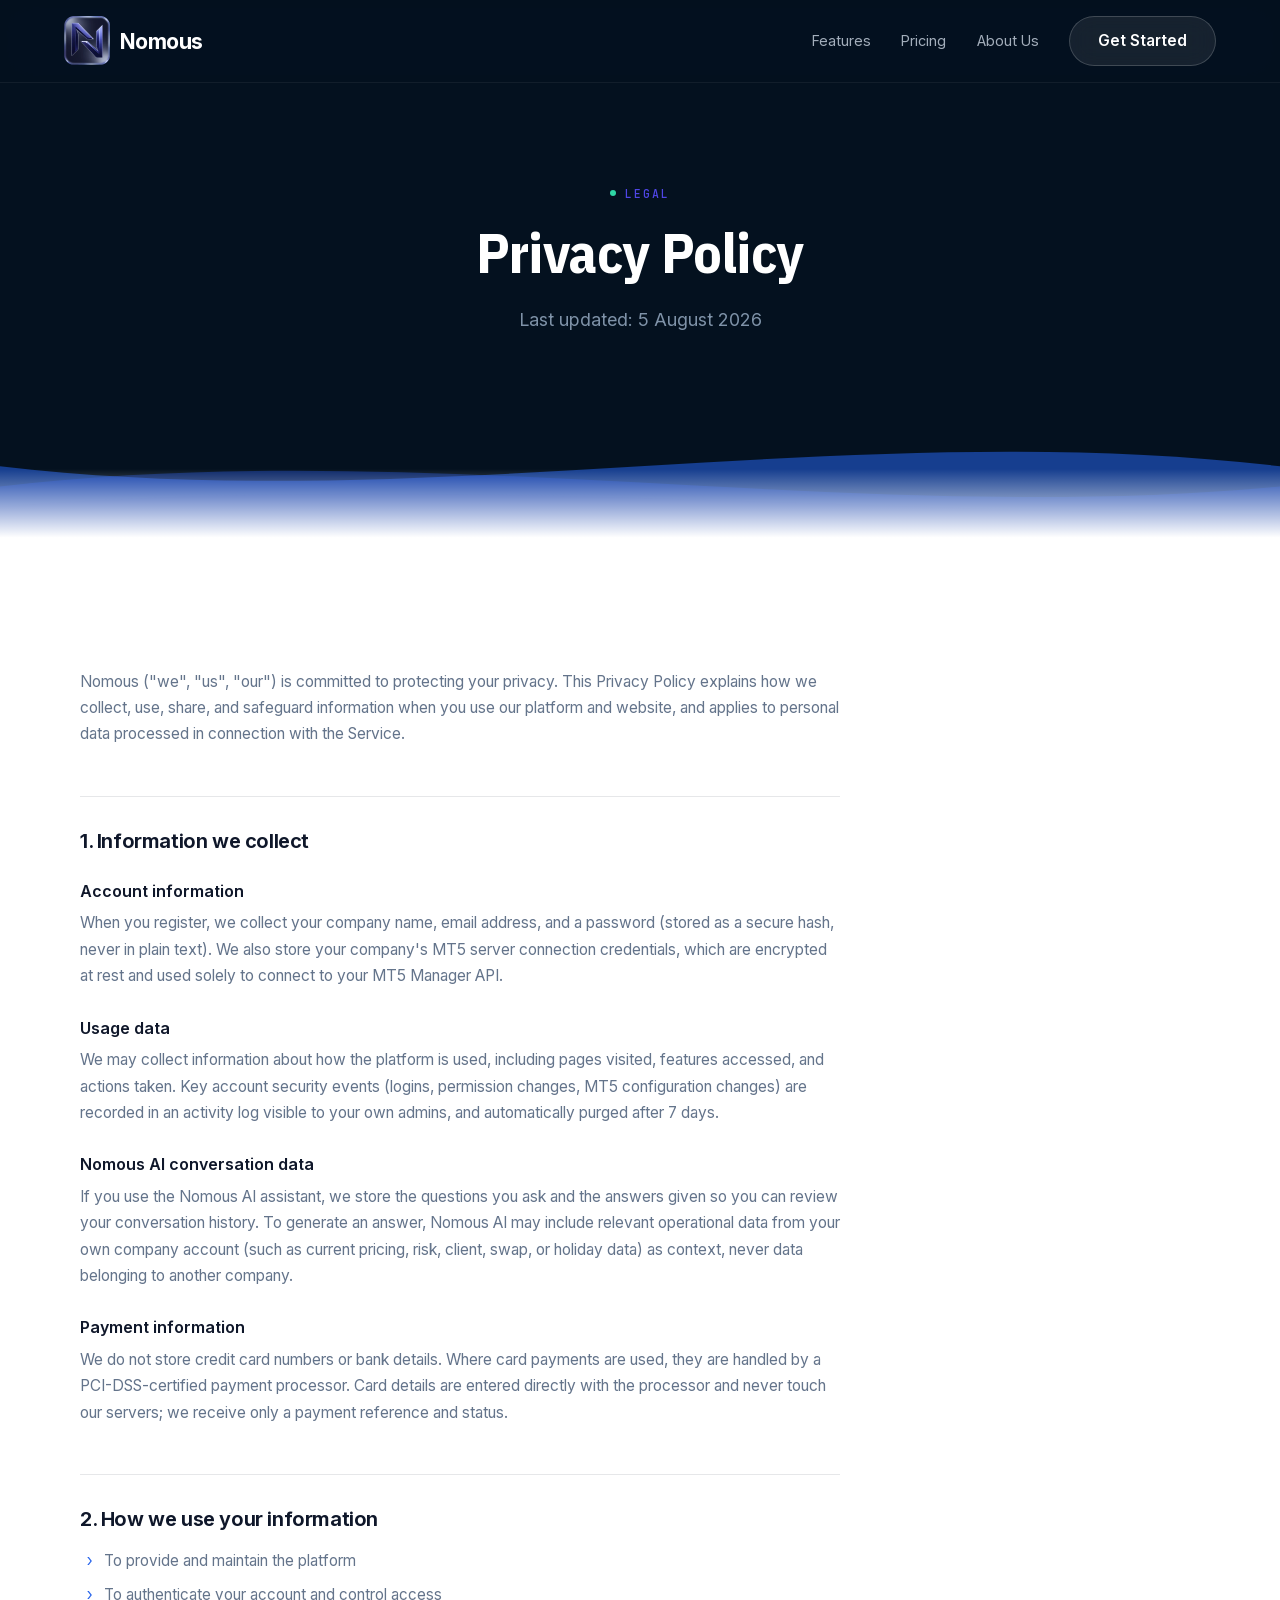
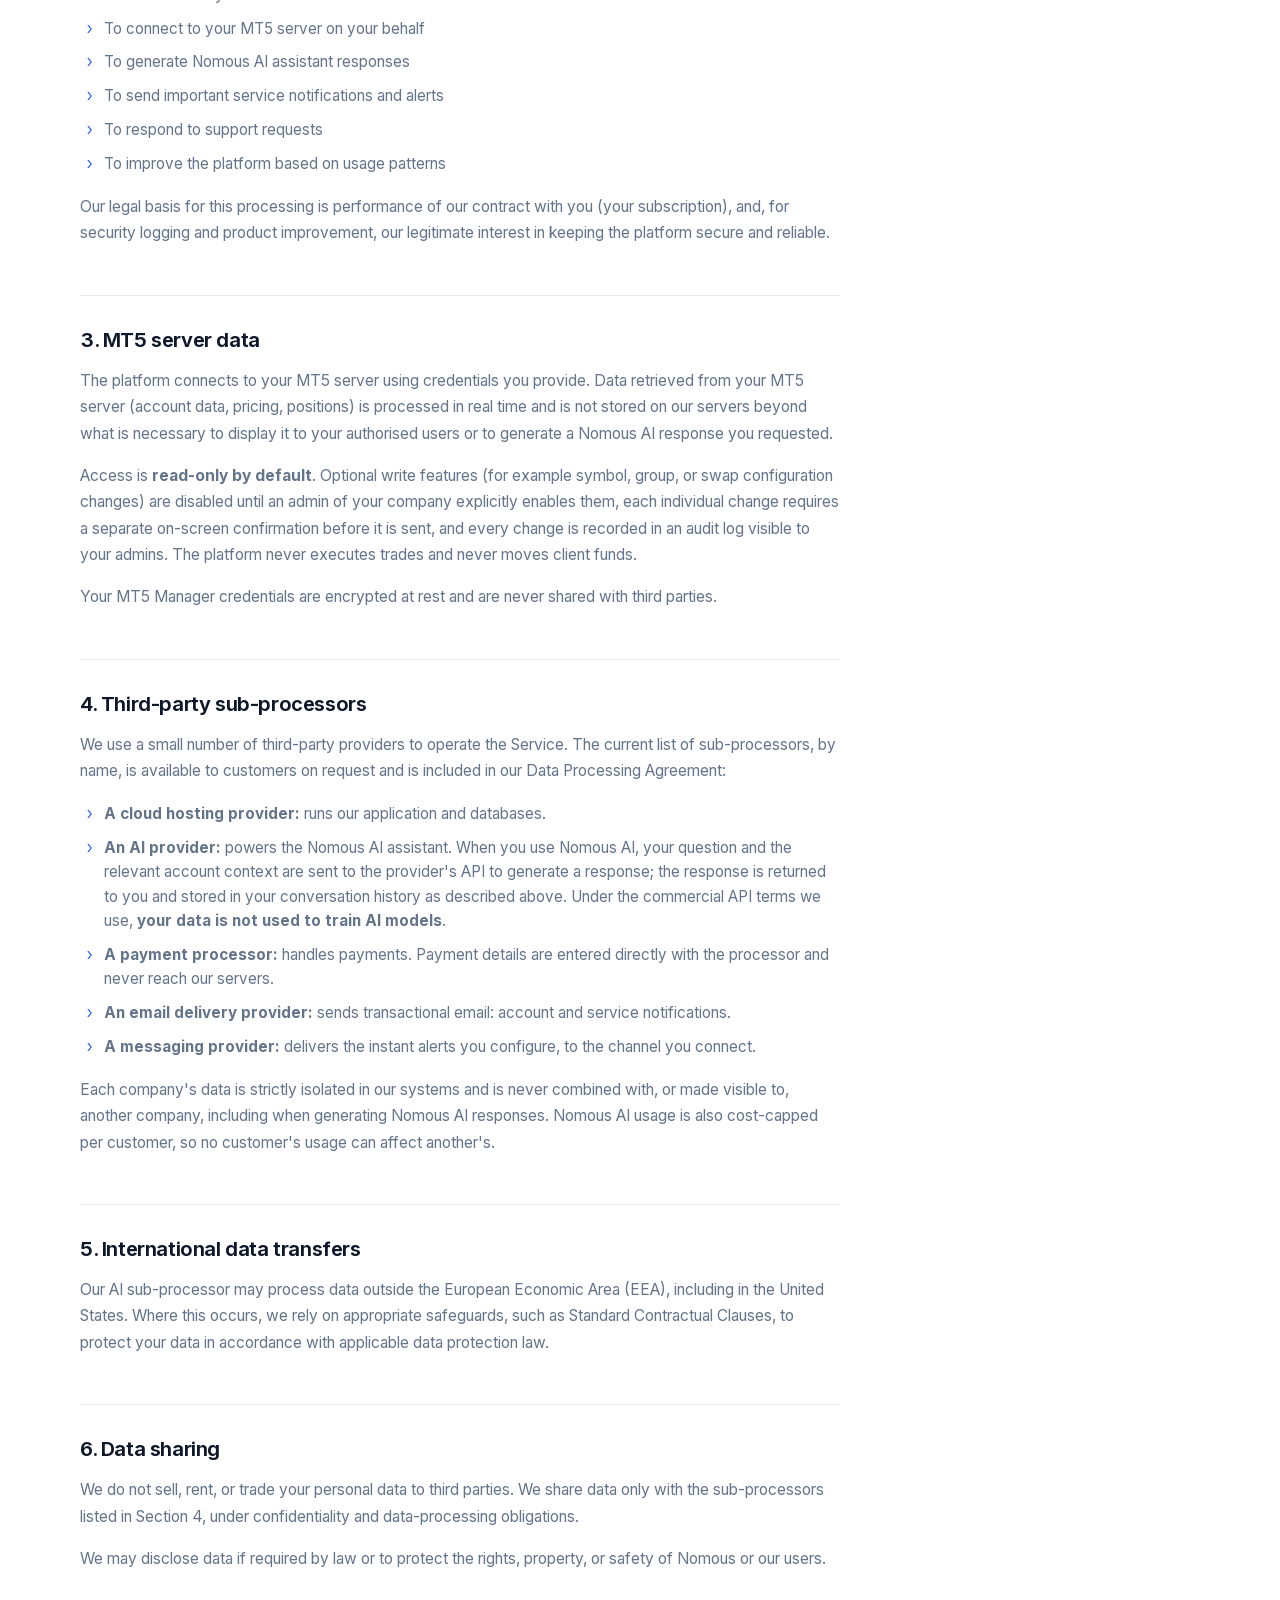
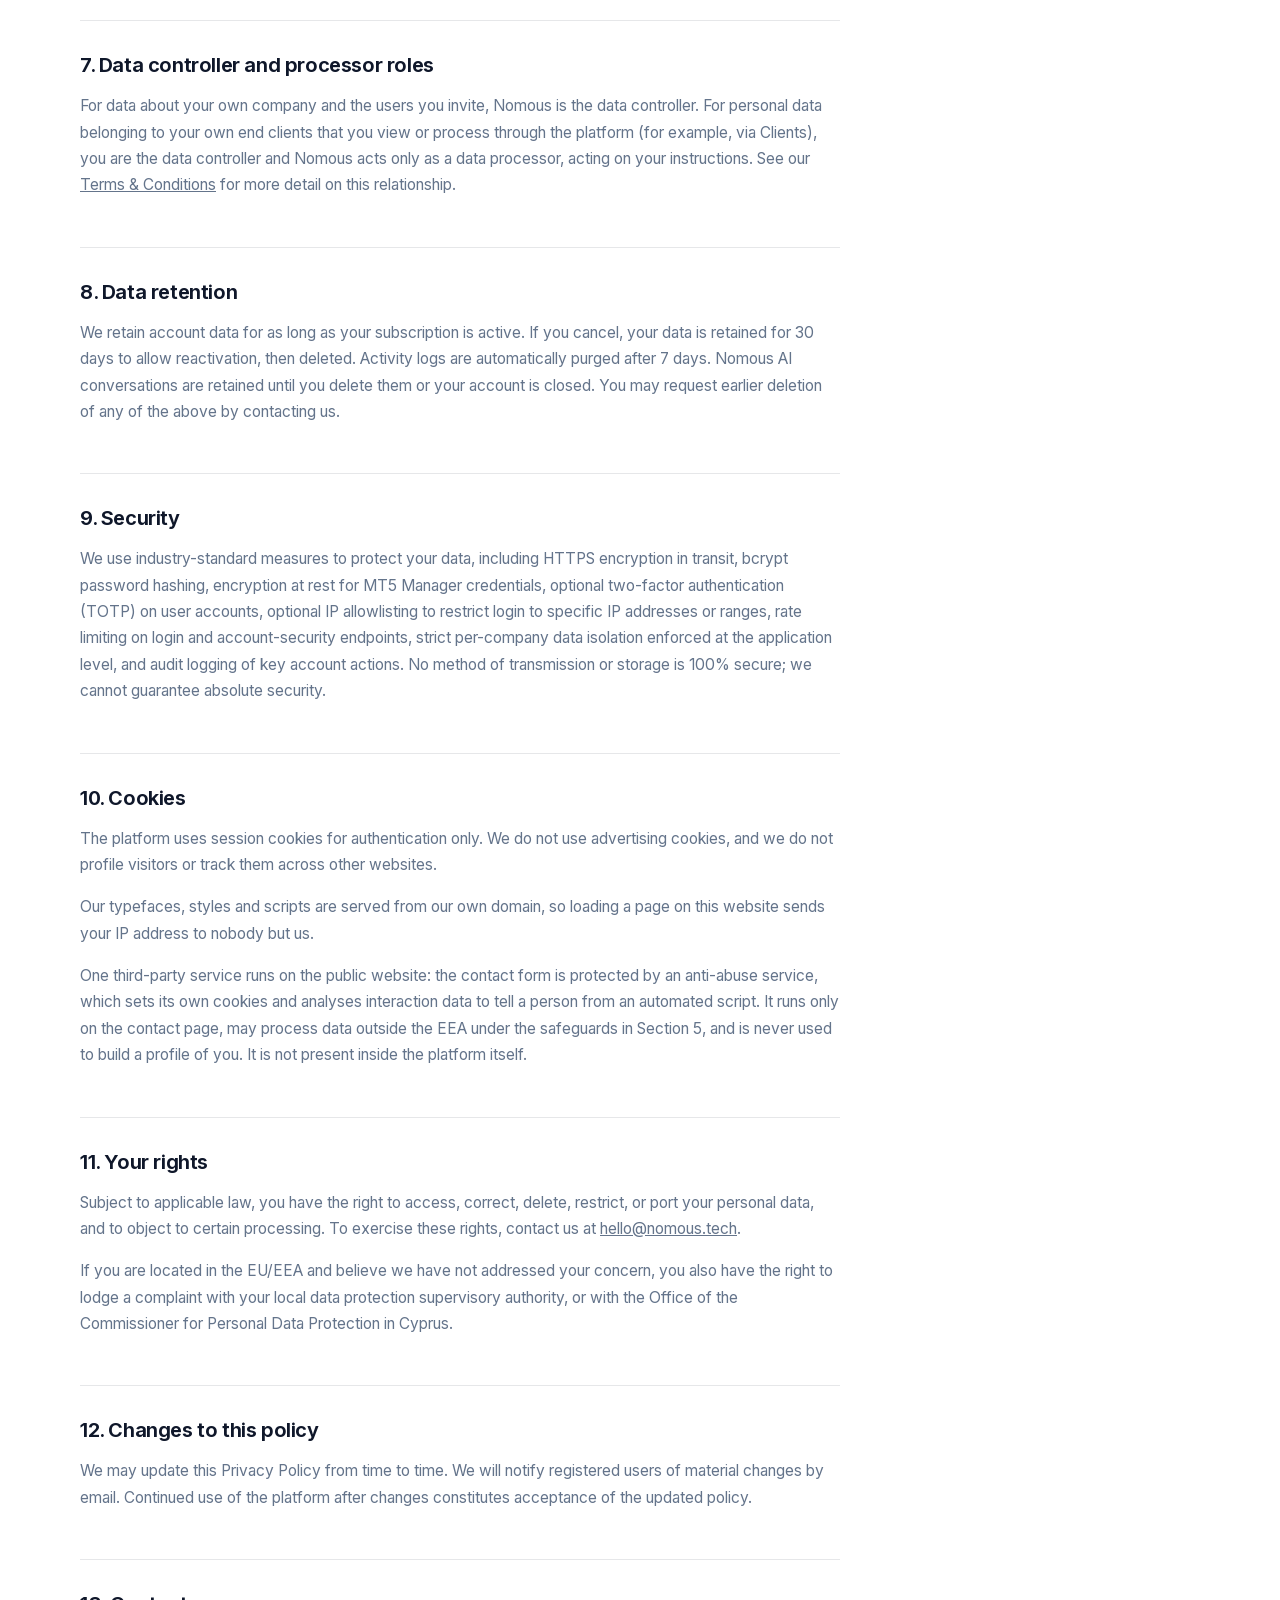
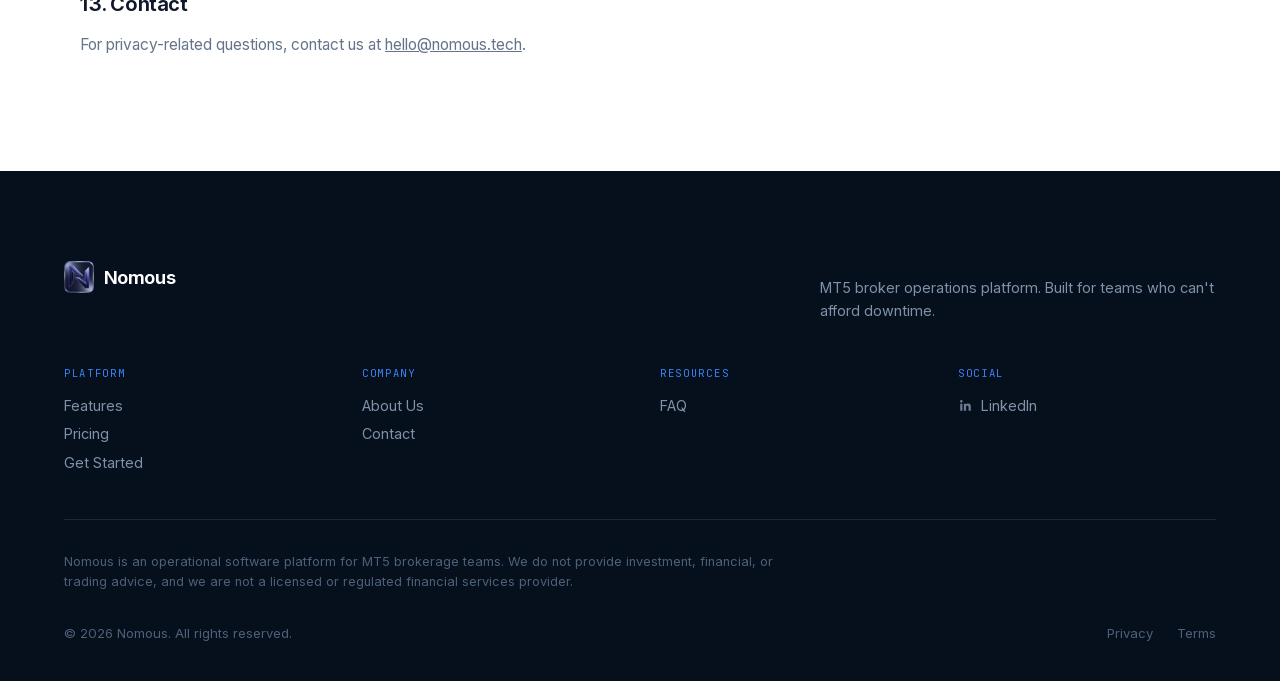
<file: privacy.html>
<!DOCTYPE html>
<html lang="en">
<head>
<meta charset="utf-8">
<meta name="viewport" content="width=device-width, initial-scale=1">
<title>Privacy Policy | Nomous</title>
<meta name="description" content="How Nomous collects, uses, shares and safeguards information when you use our platform.">

<link rel="stylesheet" href="css/fonts.css?v=2">
<link rel="stylesheet" href="css/style.css?v=5">
<link rel="stylesheet" href="css/sections.css?v=10">
</head>
<body>

<header class="nav" data-nav>
  <a class="nav__brand" href="index.html">
    <img class="nav__logo" src="assets/brand/logo-n-nav.webp" alt="" width="46" height="49">
    Nomous
  </a>
  <button class="nav__burger" data-burger aria-label="Toggle menu" aria-expanded="false">
    <span></span><span></span><span></span>
  </button>
  <nav class="nav__links">
    <a href="features.html">Features</a>
    <a href="pricing.html">Pricing</a>
    <a href="about.html">About Us</a>
    <a class="btn btn--ghost" href="contact.html">Get Started</a>
  </nav>
</header>

<main>

  <section class="page-hero theme-dark">
    <p class="mono-tag"><span class="pulse"></span>Legal</p>
    <h1 class="headline">Privacy Policy</h1>
    <p class="subhead">Last updated: 5 August 2026</p>
  </section>

  <div class="wave" style="--wave-to: #ffffff" aria-hidden="true">
    <svg viewBox="0 0 2880 140" preserveAspectRatio="none" xmlns="http://www.w3.org/2000/svg">
      <path fill="rgba(37,99,235,0.55)" d="M0,50 C480,100 960,0 1440,50 C1920,100 2400,10 2880,50 L2880,140 L0,140 Z"/>
      <path fill="rgba(29,78,216,0.40)" d="M0,70 C480,20 960,110 1440,70 C1920,20 2400,100 2880,70 L2880,140 L0,140 Z"/>
      <path fill="rgba(23,62,172,0.25)" d="M0,90 C600,50 1200,120 1800,90 C2400,50 2600,110 2880,90 L2880,140 L0,140 Z"/>
    </svg>
  </div>


  <section class="section">
    <div class="section__inner">
      <div class="legal">
<p class="legal__p">Nomous ("we", "us", "our") is committed to protecting your privacy. This Privacy Policy explains how we collect, use, share, and safeguard information when you use our platform and website, and applies to personal data processed in connection with the Service.</p>

      <h2 class="legal__h">1. Information we collect</h2>
      <h3>Account information</h3>
      <p class="legal__p">When you register, we collect your company name, email address, and a password (stored as a secure hash, never in plain text). We also store your company's MT5 server connection credentials, which are encrypted at rest and used solely to connect to your MT5 Manager API.</p>

      <h3>Usage data</h3>
      <p class="legal__p">We may collect information about how the platform is used, including pages visited, features accessed, and actions taken. Key account security events (logins, permission changes, MT5 configuration changes) are recorded in an activity log visible to your own admins, and automatically purged after 7 days.</p>

      <h3>Nomous AI conversation data</h3>
      <p class="legal__p">If you use the Nomous AI assistant, we store the questions you ask and the answers given so you can review your conversation history. To generate an answer, Nomous AI may include relevant operational data from your own company account (such as current pricing, risk, client, swap, or holiday data) as context, never data belonging to another company.</p>

      <h3>Payment information</h3>
      <p class="legal__p">We do not store credit card numbers or bank details. Where card payments are used, they are handled by a PCI-DSS-certified payment processor. Card details are entered directly with the processor and never touch our servers; we receive only a payment reference and status.</p>

      <h2 class="legal__h">2. How we use your information</h2>
      <ul class="legal__list">
        <li>To provide and maintain the platform</li>
        <li>To authenticate your account and control access</li>
        <li>To connect to your MT5 server on your behalf</li>
        <li>To generate Nomous AI assistant responses</li>
        <li>To send important service notifications and alerts</li>
        <li>To respond to support requests</li>
        <li>To improve the platform based on usage patterns</li>
      </ul>
      <p class="legal__p">Our legal basis for this processing is performance of our contract with you (your subscription), and, for security logging and product improvement, our legitimate interest in keeping the platform secure and reliable.</p>

      <h2 class="legal__h">3. MT5 server data</h2>
      <p class="legal__p">The platform connects to your MT5 server using credentials you provide. Data retrieved from your MT5 server (account data, pricing, positions) is processed in real time and is not stored on our servers beyond what is necessary to display it to your authorised users or to generate a Nomous AI response you requested.</p>
      <p class="legal__p">Access is <strong>read-only by default</strong>. Optional write features (for example symbol, group, or swap configuration changes) are disabled until an admin of your company explicitly enables them, each individual change requires a separate on-screen confirmation before it is sent, and every change is recorded in an audit log visible to your admins. The platform never executes trades and never moves client funds.</p>
      <p class="legal__p">Your MT5 Manager credentials are encrypted at rest and are never shared with third parties.</p>

      <h2 class="legal__h">4. Third-party sub-processors</h2>
      <p class="legal__p">We use a small number of third-party providers to operate the Service. The current list of sub-processors, by name, is available to customers on request and is included in our Data Processing Agreement:</p>
      <ul class="legal__list">
        <li><strong>A cloud hosting provider:</strong> runs our application and databases.</li>
        <li><strong>An AI provider:</strong> powers the Nomous AI assistant. When you use Nomous AI, your question and the relevant account context are sent to the provider's API to generate a response; the response is returned to you and stored in your conversation history as described above. Under the commercial API terms we use, <strong>your data is not used to train AI models</strong>.</li>
        <li><strong>A payment processor:</strong> handles payments. Payment details are entered directly with the processor and never reach our servers.</li>
        <li><strong>An email delivery provider:</strong> sends transactional email: account and service notifications.</li>
        <li><strong>A messaging provider:</strong> delivers the instant alerts you configure, to the channel you connect.</li>
      </ul>
      <p class="legal__p">Each company's data is strictly isolated in our systems and is never combined with, or made visible to, another company, including when generating Nomous AI responses. Nomous AI usage is also cost-capped per customer, so no customer's usage can affect another's.</p>

      <h2 class="legal__h">5. International data transfers</h2>
      <p class="legal__p">Our AI sub-processor may process data outside the European Economic Area (EEA), including in the United States. Where this occurs, we rely on appropriate safeguards, such as Standard Contractual Clauses, to protect your data in accordance with applicable data protection law.</p>

      <h2 class="legal__h">6. Data sharing</h2>
      <p class="legal__p">We do not sell, rent, or trade your personal data to third parties. We share data only with the sub-processors listed in Section 4, under confidentiality and data-processing obligations.</p>
      <p class="legal__p">We may disclose data if required by law or to protect the rights, property, or safety of Nomous or our users.</p>

      <h2 class="legal__h">7. Data controller and processor roles</h2>
      <p class="legal__p">For data about your own company and the users you invite, Nomous is the data controller. For personal data belonging to your own end clients that you view or process through the platform (for example, via Clients), you are the data controller and Nomous acts only as a data processor, acting on your instructions. See our <a href="terms.html" style="color:var(--primary)">Terms &amp; Conditions</a> for more detail on this relationship.</p>

      <h2 class="legal__h">8. Data retention</h2>
      <p class="legal__p">We retain account data for as long as your subscription is active. If you cancel, your data is retained for 30 days to allow reactivation, then deleted. Activity logs are automatically purged after 7 days. Nomous AI conversations are retained until you delete them or your account is closed. You may request earlier deletion of any of the above by contacting us.</p>

      <h2 class="legal__h">9. Security</h2>
      <p class="legal__p">We use industry-standard measures to protect your data, including HTTPS encryption in transit, bcrypt password hashing, encryption at rest for MT5 Manager credentials, optional two-factor authentication (TOTP) on user accounts, optional IP allowlisting to restrict login to specific IP addresses or ranges, rate limiting on login and account-security endpoints, strict per-company data isolation enforced at the application level, and audit logging of key account actions. No method of transmission or storage is 100% secure; we cannot guarantee absolute security.</p>

      <h2 class="legal__h">10. Cookies</h2>
      <p class="legal__p">The platform uses session cookies for authentication only. We do not use advertising cookies, and we do not profile visitors or track them across other websites.</p>
      <p class="legal__p">Our typefaces, styles and scripts are served from our own domain, so loading a page on this website sends your IP address to nobody but us.</p>
      <p class="legal__p">One third-party service runs on the public website: the contact form is protected by an anti-abuse service, which sets its own cookies and analyses interaction data to tell a person from an automated script. It runs only on the contact page, may process data outside the EEA under the safeguards in Section 5, and is never used to build a profile of you. It is not present inside the platform itself.</p>

      <h2 class="legal__h">11. Your rights</h2>
      <p class="legal__p">Subject to applicable law, you have the right to access, correct, delete, restrict, or port your personal data, and to object to certain processing. To exercise these rights, contact us at <a href="mailto:hello@nomous.tech" style="color:var(--primary)">hello@nomous.tech</a>.</p>
      <p class="legal__p">If you are located in the EU/EEA and believe we have not addressed your concern, you also have the right to lodge a complaint with your local data protection supervisory authority, or with the Office of the Commissioner for Personal Data Protection in Cyprus.</p>

      <h2 class="legal__h">12. Changes to this policy</h2>
      <p class="legal__p">We may update this Privacy Policy from time to time. We will notify registered users of material changes by email. Continued use of the platform after changes constitutes acceptance of the updated policy.</p>

      <h2 class="legal__h">13. Contact</h2>
      <p class="legal__p">For privacy-related questions, contact us at <a href="mailto:hello@nomous.tech" style="color:var(--primary)">hello@nomous.tech</a>.</p>
      </div>
    </div>
  </section>

</main>

<footer class="site-footer theme-dark">
  <div class="site-footer__inner">
    <div class="site-footer__brandrow">
      <a class="site-footer__brand" href="index.html"><img src="assets/brand/logo-n-nav.webp" alt="" width="30" height="32">Nomous</a>
      <p class="site-footer__tagline">MT5 broker operations platform. Built for teams who can't afford downtime.</p>
    </div>

    <div class="site-footer__top">
      <div>
        <p class="site-footer__title">Platform</p>
        <div class="site-footer__links">
          <a href="features.html">Features</a>
          <a href="pricing.html">Pricing</a>
          <a href="contact.html">Get Started</a>
        </div>
      </div>
      <div>
        <p class="site-footer__title">Company</p>
        <div class="site-footer__links">
          <a href="about.html">About Us</a>
          <a href="contact.html">Contact</a>
        </div>
      </div>
      <div>
        <p class="site-footer__title">Resources</p>
        <div class="site-footer__links">
          <a href="index.html#faq">FAQ</a>
        </div>
      </div>
      <div>
        <p class="site-footer__title">Social</p>
        <div class="site-footer__links">
          <a class="site-footer__social" href="https://www.linkedin.com/company/nomous-tech" target="_blank" rel="noopener"><svg viewBox="0 0 24 24" width="15" height="15" fill="currentColor" aria-hidden="true"><path d="M20.45 20.45h-3.55v-5.57c0-1.33-.03-3.04-1.85-3.04-1.85 0-2.14 1.45-2.14 2.94v5.67H9.36V9h3.41v1.56h.05c.47-.9 1.63-1.85 3.36-1.85 3.6 0 4.27 2.37 4.27 5.45v6.29zM5.34 7.43a2.06 2.06 0 1 1 0-4.12 2.06 2.06 0 0 1 0 4.12zM7.12 20.45H3.56V9h3.56v11.45z"/></svg>LinkedIn</a>
        </div>
      </div>
    </div>

    <p class="site-footer__disclaimer">
      Nomous is an operational software platform for MT5 brokerage teams. We do
      not provide investment, financial, or trading advice, and we are not a
      licensed or regulated financial services provider.
    </p>

    <div class="site-footer__bottom">
      <span>&copy; 2026 Nomous. All rights reserved.</span>
      <span class="site-footer__legal">
        <a href="privacy.html">Privacy</a>
        <a href="terms.html">Terms</a>
      </span>
    </div>
  </div>
</footer>

<script type="module" src="js/main.js?v=6"></script>
</body>
</html>
</file>
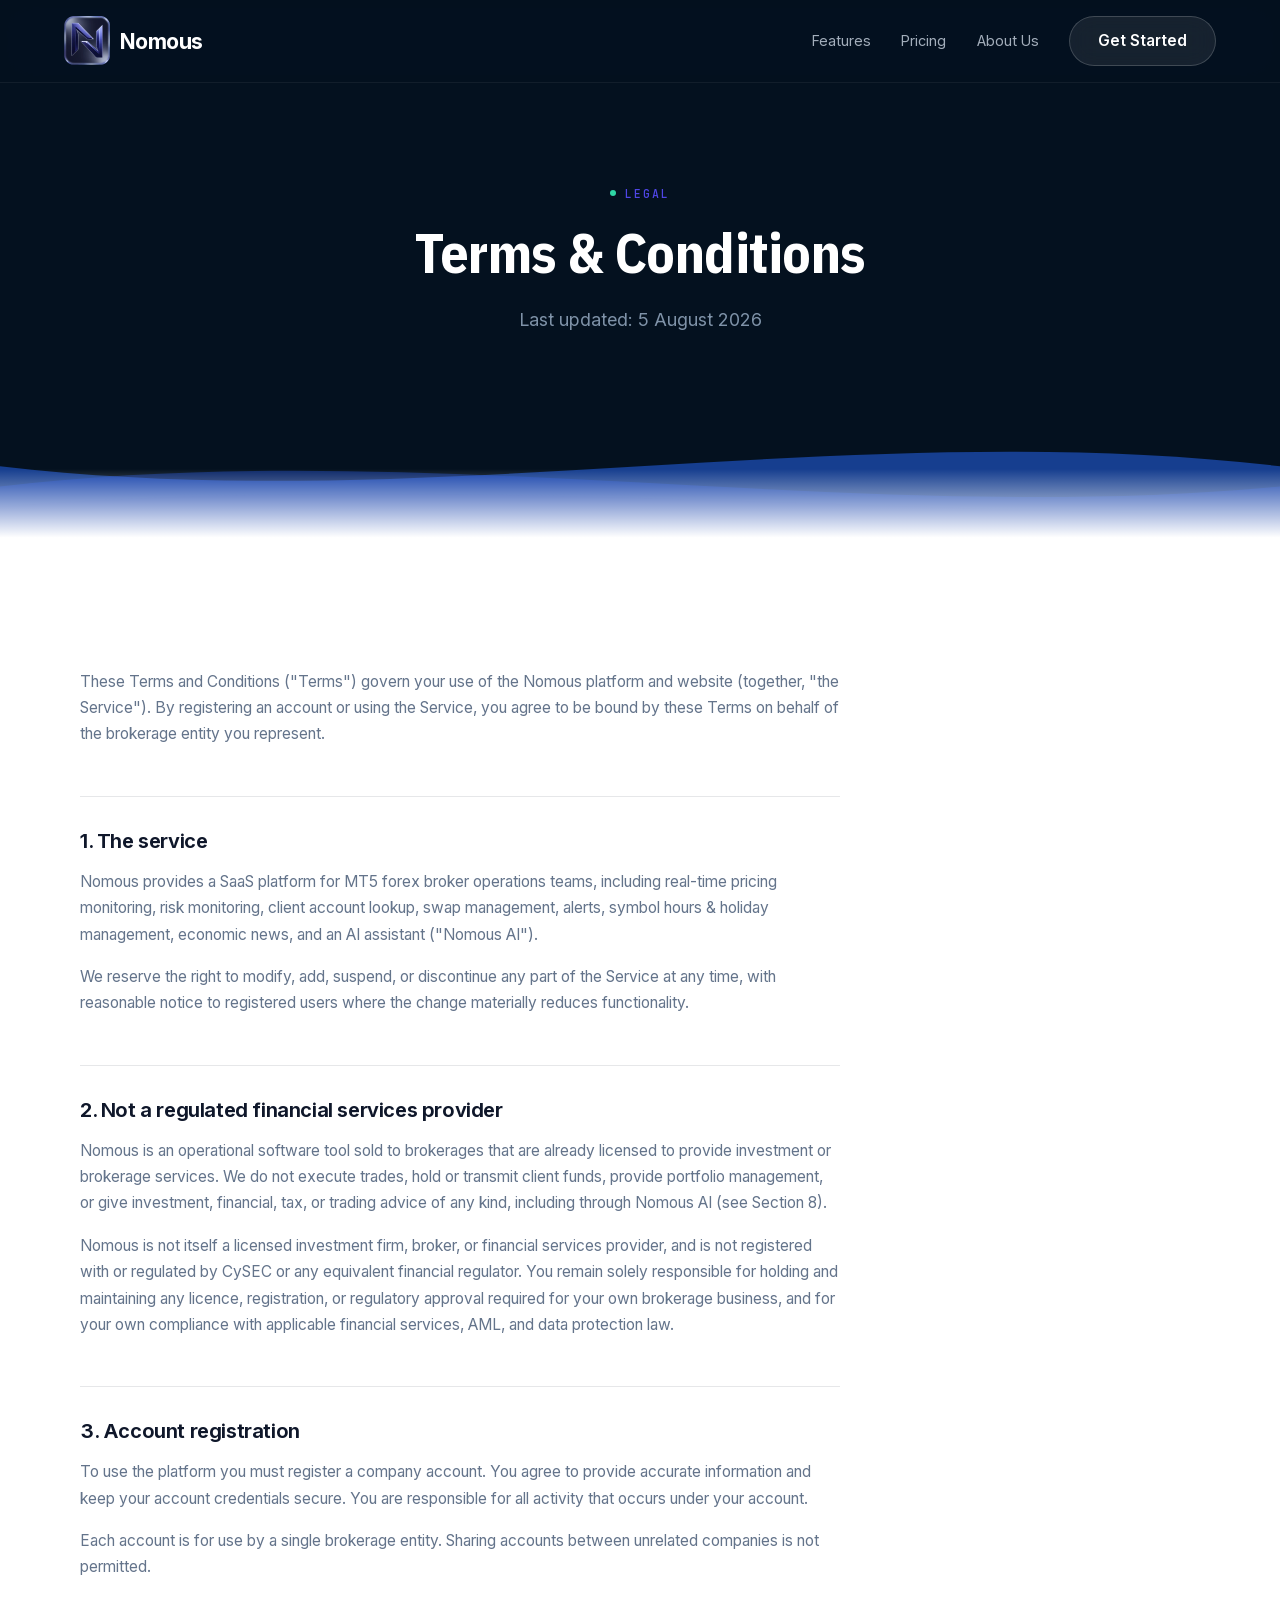
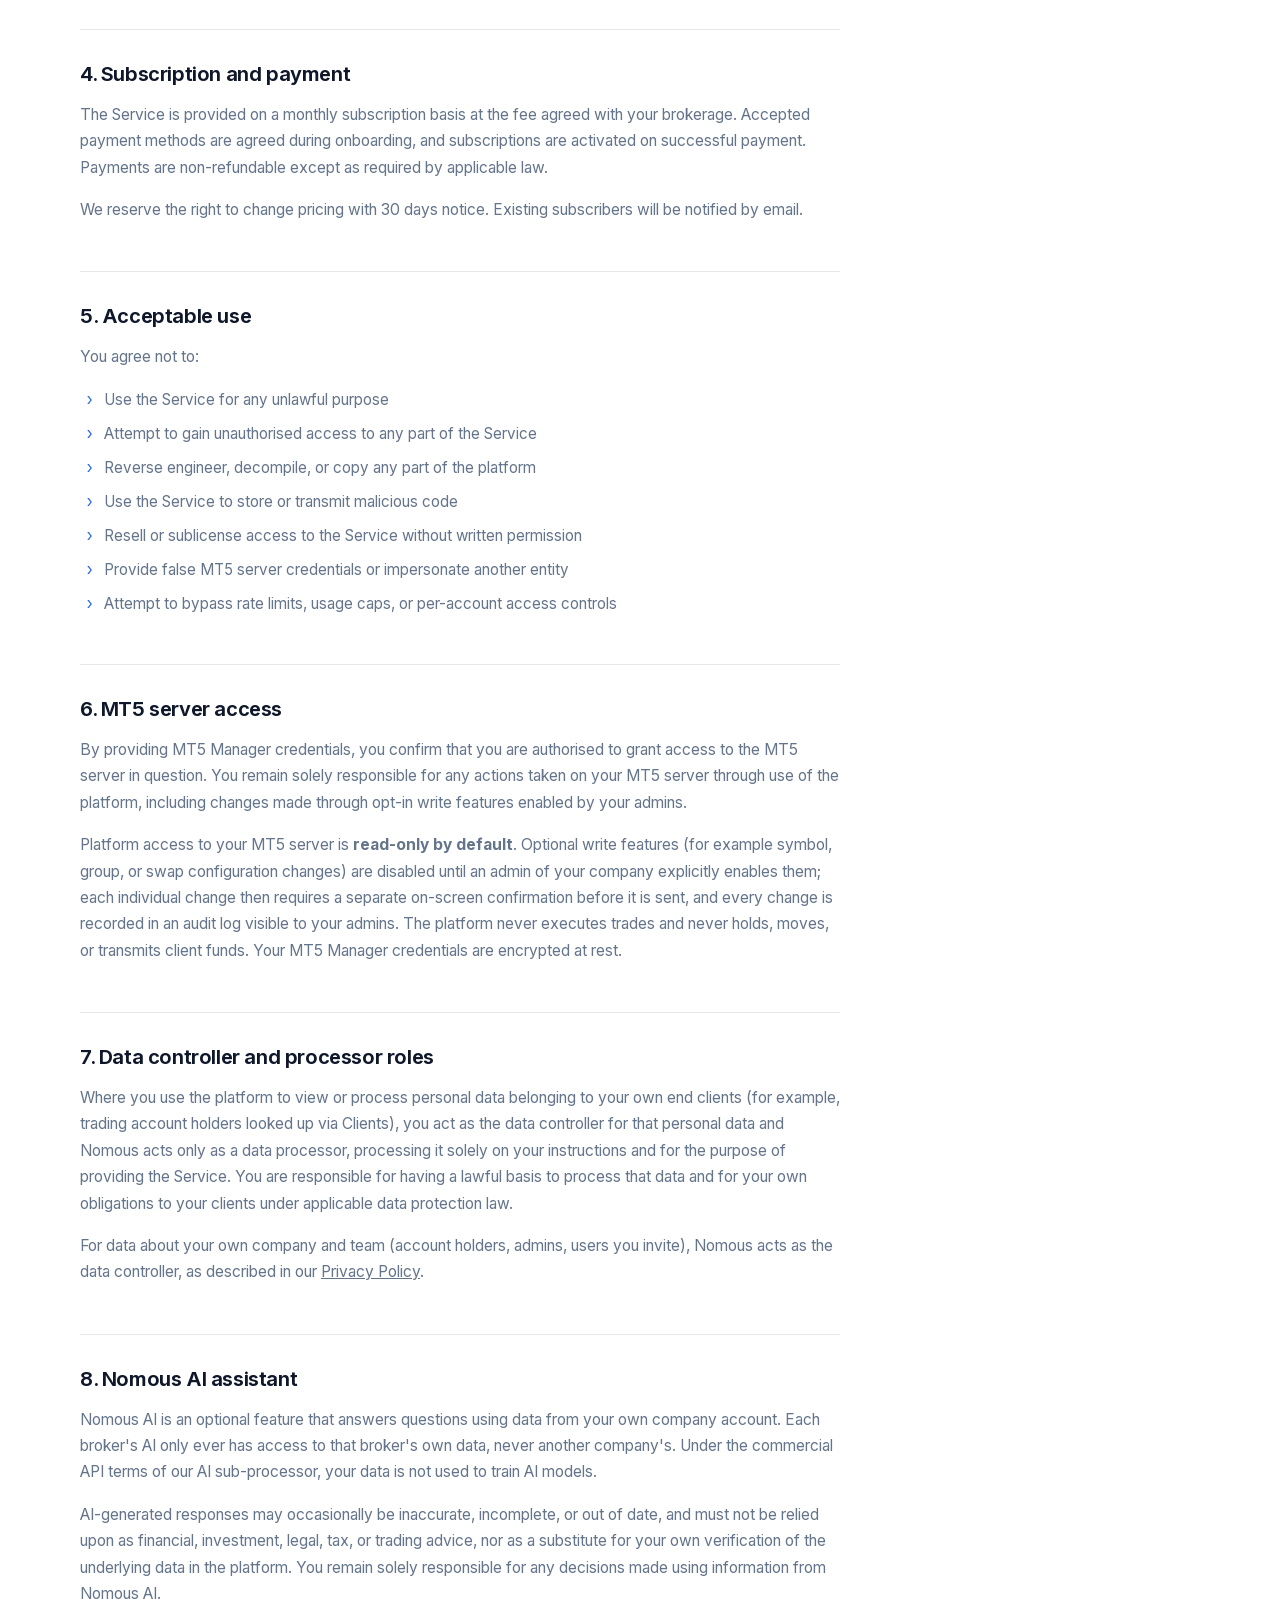
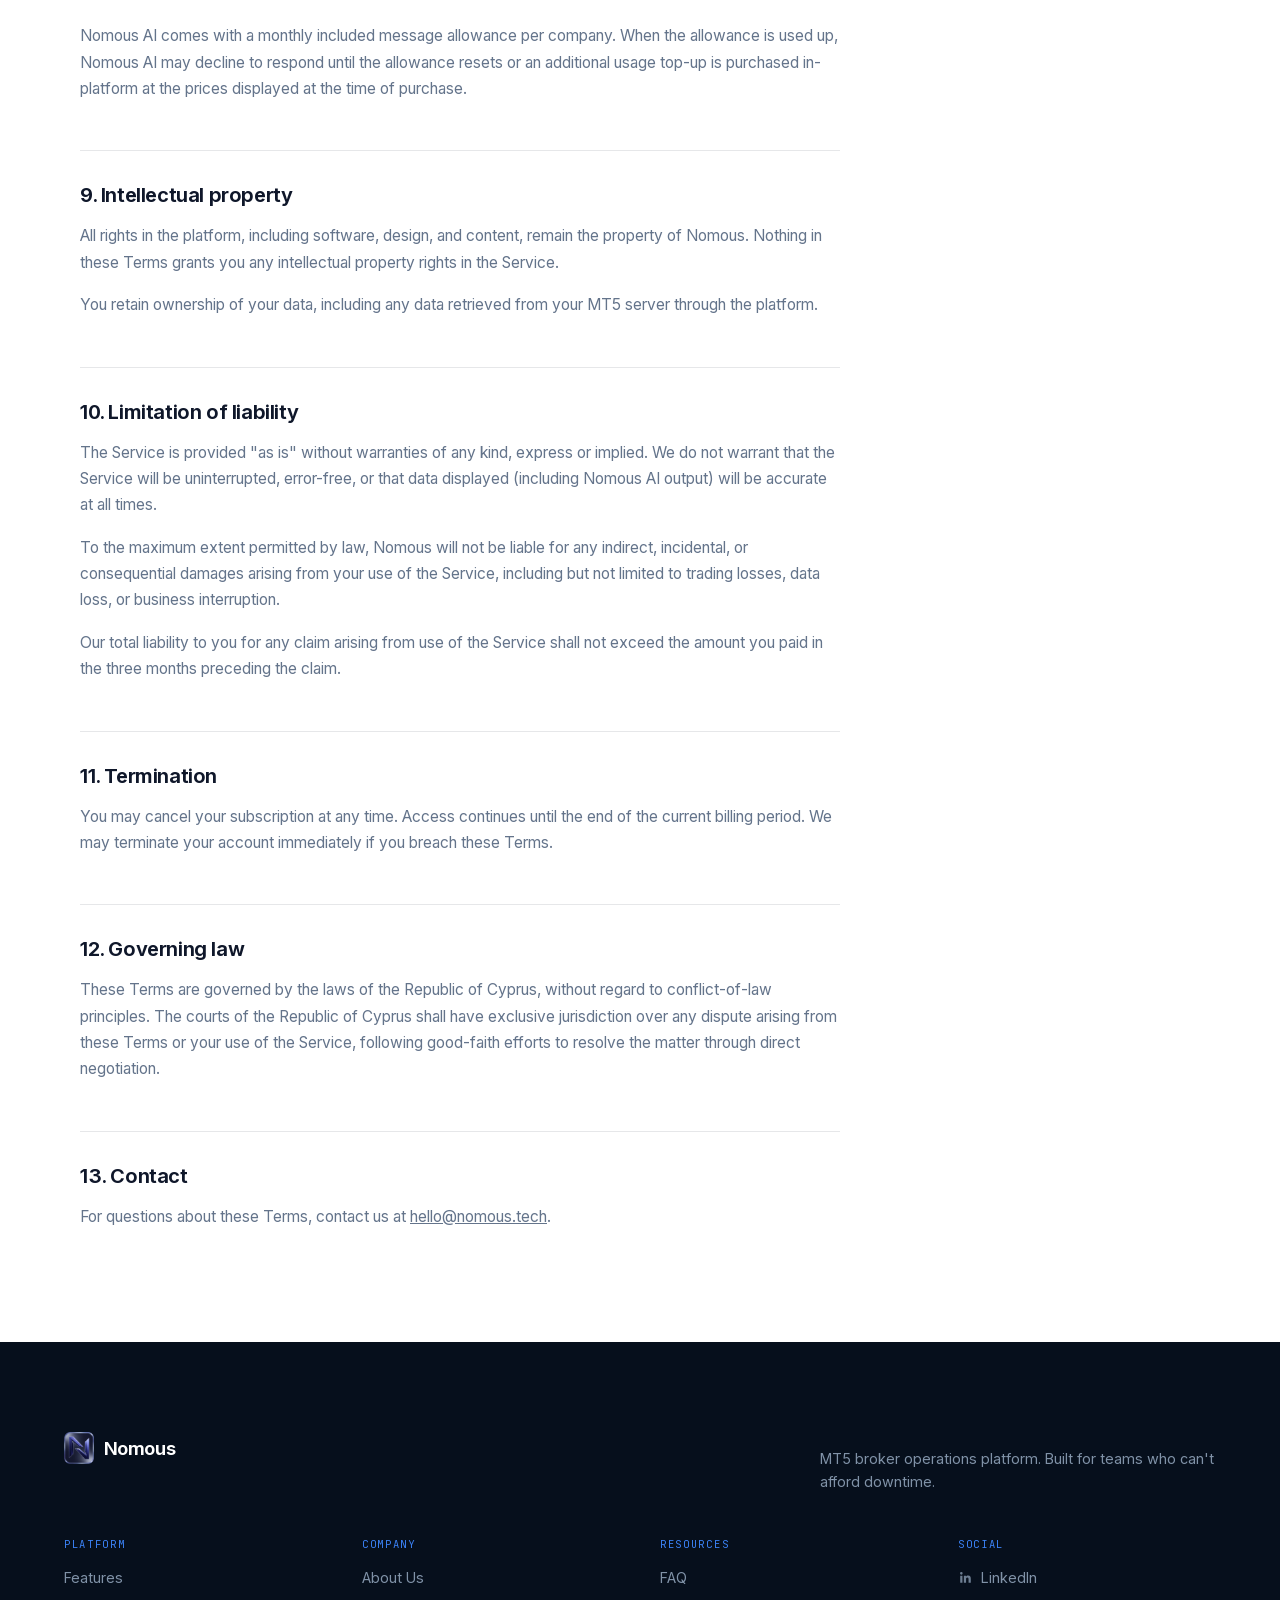
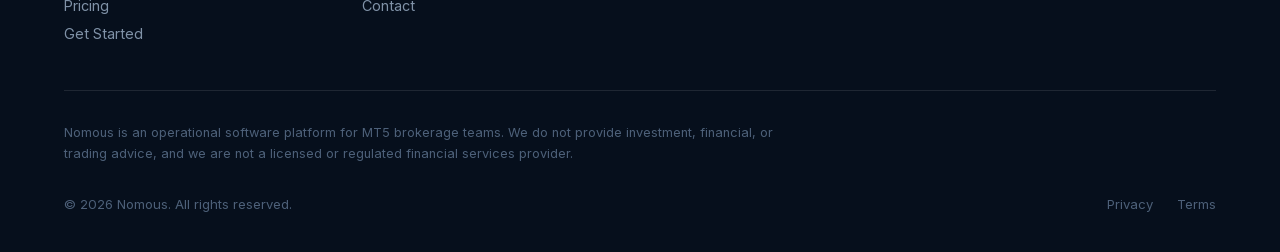
<file: terms.html>
<!DOCTYPE html>
<html lang="en">
<head>
<meta charset="utf-8">
<meta name="viewport" content="width=device-width, initial-scale=1">
<title>Terms &amp; Conditions | Nomous</title>
<meta name="description" content="The terms governing your use of the Nomous platform and website.">

<link rel="stylesheet" href="css/fonts.css?v=2">
<link rel="stylesheet" href="css/style.css?v=5">
<link rel="stylesheet" href="css/sections.css?v=10">
</head>
<body>

<header class="nav" data-nav>
  <a class="nav__brand" href="index.html">
    <img class="nav__logo" src="assets/brand/logo-n-nav.webp" alt="" width="46" height="49">
    Nomous
  </a>
  <button class="nav__burger" data-burger aria-label="Toggle menu" aria-expanded="false">
    <span></span><span></span><span></span>
  </button>
  <nav class="nav__links">
    <a href="features.html">Features</a>
    <a href="pricing.html">Pricing</a>
    <a href="about.html">About Us</a>
    <a class="btn btn--ghost" href="contact.html">Get Started</a>
  </nav>
</header>

<main>

  <section class="page-hero theme-dark">
    <p class="mono-tag"><span class="pulse"></span>Legal</p>
    <h1 class="headline">Terms &amp; Conditions</h1>
    <p class="subhead">Last updated: 5 August 2026</p>
  </section>

  <div class="wave" style="--wave-to: #ffffff" aria-hidden="true">
    <svg viewBox="0 0 2880 140" preserveAspectRatio="none" xmlns="http://www.w3.org/2000/svg">
      <path fill="rgba(37,99,235,0.55)" d="M0,50 C480,100 960,0 1440,50 C1920,100 2400,10 2880,50 L2880,140 L0,140 Z"/>
      <path fill="rgba(29,78,216,0.40)" d="M0,70 C480,20 960,110 1440,70 C1920,20 2400,100 2880,70 L2880,140 L0,140 Z"/>
      <path fill="rgba(23,62,172,0.25)" d="M0,90 C600,50 1200,120 1800,90 C2400,50 2600,110 2880,90 L2880,140 L0,140 Z"/>
    </svg>
  </div>


  <section class="section">
    <div class="section__inner">
      <div class="legal">
<p class="legal__p">These Terms and Conditions ("Terms") govern your use of the Nomous platform and website (together, "the Service"). By registering an account or using the Service, you agree to be bound by these Terms on behalf of the brokerage entity you represent.</p>

      <h2 class="legal__h">1. The service</h2>
      <p class="legal__p">Nomous provides a SaaS platform for MT5 forex broker operations teams, including real-time pricing monitoring, risk monitoring, client account lookup, swap management, alerts, symbol hours &amp; holiday management, economic news, and an AI assistant ("Nomous AI").</p>
      <p class="legal__p">We reserve the right to modify, add, suspend, or discontinue any part of the Service at any time, with reasonable notice to registered users where the change materially reduces functionality.</p>

      <h2 class="legal__h">2. Not a regulated financial services provider</h2>
      <p class="legal__p">Nomous is an operational software tool sold to brokerages that are already licensed to provide investment or brokerage services. We do not execute trades, hold or transmit client funds, provide portfolio management, or give investment, financial, tax, or trading advice of any kind, including through Nomous AI (see Section 8).</p>
      <p class="legal__p">Nomous is not itself a licensed investment firm, broker, or financial services provider, and is not registered with or regulated by CySEC or any equivalent financial regulator. You remain solely responsible for holding and maintaining any licence, registration, or regulatory approval required for your own brokerage business, and for your own compliance with applicable financial services, AML, and data protection law.</p>

      <h2 class="legal__h">3. Account registration</h2>
      <p class="legal__p">To use the platform you must register a company account. You agree to provide accurate information and keep your account credentials secure. You are responsible for all activity that occurs under your account.</p>
      <p class="legal__p">Each account is for use by a single brokerage entity. Sharing accounts between unrelated companies is not permitted.</p>

      <h2 class="legal__h">4. Subscription and payment</h2>
      <p class="legal__p">The Service is provided on a monthly subscription basis at the fee agreed with your brokerage. Accepted payment methods are agreed during onboarding, and subscriptions are activated on successful payment. Payments are non-refundable except as required by applicable law.</p>
      <p class="legal__p">We reserve the right to change pricing with 30 days notice. Existing subscribers will be notified by email.</p>
            <h2 class="legal__h">5. Acceptable use</h2>
      <p class="legal__p">You agree not to:</p>
      <ul class="legal__list">
        <li>Use the Service for any unlawful purpose</li>
        <li>Attempt to gain unauthorised access to any part of the Service</li>
        <li>Reverse engineer, decompile, or copy any part of the platform</li>
        <li>Use the Service to store or transmit malicious code</li>
        <li>Resell or sublicense access to the Service without written permission</li>
        <li>Provide false MT5 server credentials or impersonate another entity</li>
        <li>Attempt to bypass rate limits, usage caps, or per-account access controls</li>
      </ul>

      <h2 class="legal__h">6. MT5 server access</h2>
      <p class="legal__p">By providing MT5 Manager credentials, you confirm that you are authorised to grant access to the MT5 server in question. You remain solely responsible for any actions taken on your MT5 server through use of the platform, including changes made through opt-in write features enabled by your admins.</p>
      <p class="legal__p">Platform access to your MT5 server is <strong>read-only by default</strong>. Optional write features (for example symbol, group, or swap configuration changes) are disabled until an admin of your company explicitly enables them; each individual change then requires a separate on-screen confirmation before it is sent, and every change is recorded in an audit log visible to your admins. The platform never executes trades and never holds, moves, or transmits client funds. Your MT5 Manager credentials are encrypted at rest.</p>

      <h2 class="legal__h">7. Data controller and processor roles</h2>
      <p class="legal__p">Where you use the platform to view or process personal data belonging to your own end clients (for example, trading account holders looked up via Clients), you act as the data controller for that personal data and Nomous acts only as a data processor, processing it solely on your instructions and for the purpose of providing the Service. You are responsible for having a lawful basis to process that data and for your own obligations to your clients under applicable data protection law.</p>
      <p class="legal__p">For data about your own company and team (account holders, admins, users you invite), Nomous acts as the data controller, as described in our <a href="privacy.html" style="color:var(--primary)">Privacy Policy</a>.</p>

      <h2 class="legal__h">8. Nomous AI assistant</h2>
      <p class="legal__p">Nomous AI is an optional feature that answers questions using data from your own company account. Each broker's AI only ever has access to that broker's own data, never another company's. Under the commercial API terms of our AI sub-processor, your data is not used to train AI models.</p>
      <p class="legal__p">AI-generated responses may occasionally be inaccurate, incomplete, or out of date, and must not be relied upon as financial, investment, legal, tax, or trading advice, nor as a substitute for your own verification of the underlying data in the platform. You remain solely responsible for any decisions made using information from Nomous AI.</p>
      <p class="legal__p">Nomous AI comes with a monthly included message allowance per company. When the allowance is used up, Nomous AI may decline to respond until the allowance resets or an additional usage top-up is purchased in-platform at the prices displayed at the time of purchase.</p>

      <h2 class="legal__h">9. Intellectual property</h2>
      <p class="legal__p">All rights in the platform, including software, design, and content, remain the property of Nomous. Nothing in these Terms grants you any intellectual property rights in the Service.</p>
      <p class="legal__p">You retain ownership of your data, including any data retrieved from your MT5 server through the platform.</p>

      <h2 class="legal__h">10. Limitation of liability</h2>
      <p class="legal__p">The Service is provided "as is" without warranties of any kind, express or implied. We do not warrant that the Service will be uninterrupted, error-free, or that data displayed (including Nomous AI output) will be accurate at all times.</p>
      <p class="legal__p">To the maximum extent permitted by law, Nomous will not be liable for any indirect, incidental, or consequential damages arising from your use of the Service, including but not limited to trading losses, data loss, or business interruption.</p>
      <p class="legal__p">Our total liability to you for any claim arising from use of the Service shall not exceed the amount you paid in the three months preceding the claim.</p>

      <h2 class="legal__h">11. Termination</h2>
      <p class="legal__p">You may cancel your subscription at any time. Access continues until the end of the current billing period. We may terminate your account immediately if you breach these Terms.</p>

      <h2 class="legal__h">12. Governing law</h2>
      <p class="legal__p">These Terms are governed by the laws of the Republic of Cyprus, without regard to conflict-of-law principles. The courts of the Republic of Cyprus shall have exclusive jurisdiction over any dispute arising from these Terms or your use of the Service, following good-faith efforts to resolve the matter through direct negotiation.</p>

      <h2 class="legal__h">13. Contact</h2>
      <p class="legal__p">For questions about these Terms, contact us at <a href="mailto:hello@nomous.tech" style="color:var(--primary)">hello@nomous.tech</a>.</p>
      </div>
    </div>
  </section>

</main>

<footer class="site-footer theme-dark">
  <div class="site-footer__inner">
    <div class="site-footer__brandrow">
      <a class="site-footer__brand" href="index.html"><img src="assets/brand/logo-n-nav.webp" alt="" width="30" height="32">Nomous</a>
      <p class="site-footer__tagline">MT5 broker operations platform. Built for teams who can't afford downtime.</p>
    </div>

    <div class="site-footer__top">
      <div>
        <p class="site-footer__title">Platform</p>
        <div class="site-footer__links">
          <a href="features.html">Features</a>
          <a href="pricing.html">Pricing</a>
          <a href="contact.html">Get Started</a>
        </div>
      </div>
      <div>
        <p class="site-footer__title">Company</p>
        <div class="site-footer__links">
          <a href="about.html">About Us</a>
          <a href="contact.html">Contact</a>
        </div>
      </div>
      <div>
        <p class="site-footer__title">Resources</p>
        <div class="site-footer__links">
          <a href="index.html#faq">FAQ</a>
        </div>
      </div>
      <div>
        <p class="site-footer__title">Social</p>
        <div class="site-footer__links">
          <a class="site-footer__social" href="https://www.linkedin.com/company/nomous-tech" target="_blank" rel="noopener"><svg viewBox="0 0 24 24" width="15" height="15" fill="currentColor" aria-hidden="true"><path d="M20.45 20.45h-3.55v-5.57c0-1.33-.03-3.04-1.85-3.04-1.85 0-2.14 1.45-2.14 2.94v5.67H9.36V9h3.41v1.56h.05c.47-.9 1.63-1.85 3.36-1.85 3.6 0 4.27 2.37 4.27 5.45v6.29zM5.34 7.43a2.06 2.06 0 1 1 0-4.12 2.06 2.06 0 0 1 0 4.12zM7.12 20.45H3.56V9h3.56v11.45z"/></svg>LinkedIn</a>
        </div>
      </div>
    </div>

    <p class="site-footer__disclaimer">
      Nomous is an operational software platform for MT5 brokerage teams. We do
      not provide investment, financial, or trading advice, and we are not a
      licensed or regulated financial services provider.
    </p>

    <div class="site-footer__bottom">
      <span>&copy; 2026 Nomous. All rights reserved.</span>
      <span class="site-footer__legal">
        <a href="privacy.html">Privacy</a>
        <a href="terms.html">Terms</a>
      </span>
    </div>
  </div>
</footer>

<script type="module" src="js/main.js?v=6"></script>
</body>
</html>
</file>
<file: css/fonts.css>
/* ============================================================
   Self-hosted web fonts.

   These used to load from a third-party CDN, which handed every
   visitor's IP address to that CDN before the page had rendered a
   single pixel - a transfer no cookie banner can ask permission for,
   because it happens first. Serving the files ourselves removes the
   third party entirely and saves the extra DNS lookup and TLS
   handshake on first paint.

   Inter and JetBrains Mono are variable: one file per subset covers
   every weight the site uses. Subsets are latin, latin-ext and greek
   - the browser fetches only the ones a page's characters need.
   ============================================================ */

@font-face {
  font-family: 'IBM Plex Sans Condensed';
  font-style: normal;
  font-weight: 600;
  font-display: swap;
  src: url('../assets/fonts/plex-condensed-600-latin-ext.woff2') format('woff2');
  unicode-range: U+0100-02BA, U+02BD-02C5, U+02C7-02CC, U+02CE-02D7, U+02DD-02FF, U+0304, U+0308, U+0329, U+1D00-1DBF, U+1E00-1E9F, U+1EF2-1EFF, U+2020, U+20A0-20AB, U+20AD-20C0, U+2113, U+2C60-2C7F, U+A720-A7FF;
}
@font-face {
  font-family: 'IBM Plex Sans Condensed';
  font-style: normal;
  font-weight: 600;
  font-display: swap;
  src: url('../assets/fonts/plex-condensed-600-latin.woff2') format('woff2');
  unicode-range: U+0000-00FF, U+0131, U+0152-0153, U+02BB-02BC, U+02C6, U+02DA, U+02DC, U+0304, U+0308, U+0329, U+2000-206F, U+20AC, U+2122, U+2191, U+2193, U+2212, U+2215, U+FEFF, U+FFFD;
}
@font-face {
  font-family: 'IBM Plex Sans Condensed';
  font-style: normal;
  font-weight: 700;
  font-display: swap;
  src: url('../assets/fonts/plex-condensed-700-latin-ext.woff2') format('woff2');
  unicode-range: U+0100-02BA, U+02BD-02C5, U+02C7-02CC, U+02CE-02D7, U+02DD-02FF, U+0304, U+0308, U+0329, U+1D00-1DBF, U+1E00-1E9F, U+1EF2-1EFF, U+2020, U+20A0-20AB, U+20AD-20C0, U+2113, U+2C60-2C7F, U+A720-A7FF;
}
@font-face {
  font-family: 'IBM Plex Sans Condensed';
  font-style: normal;
  font-weight: 700;
  font-display: swap;
  src: url('../assets/fonts/plex-condensed-700-latin.woff2') format('woff2');
  unicode-range: U+0000-00FF, U+0131, U+0152-0153, U+02BB-02BC, U+02C6, U+02DA, U+02DC, U+0304, U+0308, U+0329, U+2000-206F, U+20AC, U+2122, U+2191, U+2193, U+2212, U+2215, U+FEFF, U+FFFD;
}
@font-face {
  font-family: 'Inter';
  font-style: normal;
  font-weight: 400 900;
  font-display: swap;
  src: url('../assets/fonts/inter-400-900-greek.woff2') format('woff2');
  unicode-range: U+0370-0377, U+037A-037F, U+0384-038A, U+038C, U+038E-03A1, U+03A3-03FF;
}
@font-face {
  font-family: 'Inter';
  font-style: normal;
  font-weight: 400 900;
  font-display: swap;
  src: url('../assets/fonts/inter-400-900-latin-ext.woff2') format('woff2');
  unicode-range: U+0100-02BA, U+02BD-02C5, U+02C7-02CC, U+02CE-02D7, U+02DD-02FF, U+0304, U+0308, U+0329, U+1D00-1DBF, U+1E00-1E9F, U+1EF2-1EFF, U+2020, U+20A0-20AB, U+20AD-20C0, U+2113, U+2C60-2C7F, U+A720-A7FF;
}
@font-face {
  font-family: 'Inter';
  font-style: normal;
  font-weight: 400 900;
  font-display: swap;
  src: url('../assets/fonts/inter-400-900-latin.woff2') format('woff2');
  unicode-range: U+0000-00FF, U+0131, U+0152-0153, U+02BB-02BC, U+02C6, U+02DA, U+02DC, U+0304, U+0308, U+0329, U+2000-206F, U+20AC, U+2122, U+2191, U+2193, U+2212, U+2215, U+FEFF, U+FFFD;
}
@font-face {
  font-family: 'JetBrains Mono';
  font-style: normal;
  font-weight: 400 500;
  font-display: swap;
  src: url('../assets/fonts/jetbrains-mono-400-500-greek.woff2') format('woff2');
  unicode-range: U+0370-0377, U+037A-037F, U+0384-038A, U+038C, U+038E-03A1, U+03A3-03FF;
}
@font-face {
  font-family: 'JetBrains Mono';
  font-style: normal;
  font-weight: 400 500;
  font-display: swap;
  src: url('../assets/fonts/jetbrains-mono-400-500-latin-ext.woff2') format('woff2');
  unicode-range: U+0100-02BA, U+02BD-02C5, U+02C7-02CC, U+02CE-02D7, U+02DD-02FF, U+0304, U+0308, U+0329, U+1D00-1DBF, U+1E00-1E9F, U+1EF2-1EFF, U+2020, U+20A0-20AB, U+20AD-20C0, U+2113, U+2C60-2C7F, U+A720-A7FF;
}
@font-face {
  font-family: 'JetBrains Mono';
  font-style: normal;
  font-weight: 400 500;
  font-display: swap;
  src: url('../assets/fonts/jetbrains-mono-400-500-latin.woff2') format('woff2');
  unicode-range: U+0000-00FF, U+0131, U+0152-0153, U+02BB-02BC, U+02C6, U+02DA, U+02DC, U+0304, U+0308, U+0329, U+2000-206F, U+20AC, U+2122, U+2191, U+2193, U+2212, U+2215, U+FEFF, U+FFFD;
}
</file>
<file: css/style.css>
/* ============================================================
   Nomous - foundation
   Light body, dark surfaces. Dark areas (nav, hero, the security
   band, footer) carry .theme-dark, which re-points the same token
   names - so every component below works on either background
   without a variant class of its own.
   ============================================================ */

:root {
  /* Light surfaces */
  --bg:            #ffffff;
  --bg-alt:        #f5f5f7;   /* the Apple-grey band */
  --card:          #ffffff;

  --text:          #0f172a;   /* slate-900 */
  --text-dim:      #64748b;   /* slate-500 */
  --text-dimmer:   #94a3b8;   /* slate-400 */
  --hairline:      rgba(15, 23, 42, 0.10);

  --accent:        #2563eb;
  --accent-text:   #2563eb;
  --accent-soft:   #3b82f6;
  --accent-sky:    #38bdf8;
  --accent-warm:   #0d9488;

  /* Dark surfaces, referenced by .theme-dark and the wave */
  --dark:          #04111f;
  --dark-deep:     #060f1c;

  --measure:       58ch;
  --gutter:        clamp(1.5rem, 5vw, 5rem);
  --radius:        16px;

  --font: 'Inter', -apple-system, BlinkMacSystemFont, 'SF Pro Display',
          'Helvetica Neue', Arial, sans-serif;
  --mono: 'JetBrains Mono', ui-monospace, SFMono-Regular, Menlo, monospace;
  /* Headlines run condensed - the same typeface the product uses for its
     figures and card titles, so site and app speak with one voice. Narrow
     and heavy reads as deliberate; Inter alone read as default. */
  --display-font: 'IBM Plex Sans Condensed', 'Inter', -apple-system,
          BlinkMacSystemFont, 'Helvetica Neue', Arial, sans-serif;

  --ease: cubic-bezier(0.22, 0.61, 0.36, 1);
}

/* Any dark band. Same variable names, different values. */
.theme-dark {
  --bg:            #04111f;
  --bg-alt:        #071627;
  --card:          #0b1a2c;

  --text:          #ffffff;
  --text-dim:      rgba(191, 214, 240, 0.66);
  --text-dimmer:   rgba(148, 178, 214, 0.5);
  --hairline:      rgba(255, 255, 255, 0.10);

  --accent-text:   #7db2ff;

  color: var(--text);
  background: var(--bg);
}

*, *::before, *::after { box-sizing: border-box; }

html {
  /* The canvas engine does its own smoothing - native smooth scroll would
     fight the lerp and produce a double-eased, floaty feel. */
  scroll-behavior: auto;
  -webkit-text-size-adjust: 100%;
}

body {
  margin: 0;
  background: var(--bg);
  color: var(--text);
  font-family: var(--font);
  font-synthesis-weight: none;
  -webkit-font-smoothing: antialiased;
  -moz-osx-font-smoothing: grayscale;
  overflow-x: hidden;
}

h1, h2, h3, p { margin: 0; }
a { color: inherit; }

/* ------------------------------------------------------------
   Scroll track + sticky stage (the security sequence)
   ------------------------------------------------------------ */

.scroll-track {
  position: relative;
  height: var(--track-height, 400vh);
}
/* On phones the 450vh scroll-driven security sequence alone was ~30% of the
   entire homepage's scroll length. Shortening the scrub distance keeps the
   pinned reveal but stops it from dominating the mobile scroll. */
@media (max-width: 640px) {
  .scroll-track { height: 190vh !important; }
}

.scroll-stage {
  position: sticky;
  top: 0;
  height: 100vh;
  overflow: hidden;
  background: var(--dark);
  will-change: transform;
}

.scroll-stage__canvas {
  position: absolute;
  inset: 0;
  width: 100%;
  height: 100%;
  display: block;
}

/* Scrim: the footage puts its brightest areas dead centre, exactly where the
   headline sits, so an edge vignette alone isn't enough. */
.scroll-stage::after {
  content: '';
  position: absolute;
  inset: 0;
  pointer-events: none;
  background:
    radial-gradient(120% 90% at 50% 42%,
      rgba(4, 17, 31, var(--scrim, 0.3)) 0%,
      rgba(4, 17, 31, 0.7) 100%),
    linear-gradient(to top, rgba(4, 17, 31, 0.82) 0%, transparent 50%);
  z-index: 1;
}

/* ------------------------------------------------------------
   Overlay copy layer
   ------------------------------------------------------------ */

.overlay {
  position: absolute;
  inset: 0;
  z-index: 2;
  display: grid;
  place-items: center;
  padding: var(--gutter);
  pointer-events: none;
}

.overlay__block {
  grid-area: 1 / 1;               /* stack every block in the same cell */
  max-width: var(--measure);
  text-align: center;
  color: #fff;
  text-shadow: 0 1px 34px rgba(4, 17, 31, 0.7);
  opacity: 0;
  transform: translate3d(0, 28px, 0);
  transition: opacity 0.7s var(--ease), transform 0.7s var(--ease);
  will-change: opacity, transform;
}

.overlay__block.is-active {
  opacity: 1;
  transform: translate3d(0, 0, 0);
  pointer-events: auto;
}

.overlay--left  { place-items: center start; text-align: left; }
.overlay--left  .overlay__block { text-align: left; }
.overlay--right { place-items: center end; text-align: right; }
.overlay--right .overlay__block { text-align: right; }
/* padding-bottom leaves room for the scroll cue that sits below the overlay
   on --bottom-anchored sections; measured clearance was only ~5px at mobile
   viewport heights before this was widened. */
.overlay--bottom { place-items: end center; padding-bottom: clamp(5.5rem, 15vh, 11rem); }

/* ------------------------------------------------------------
   Scroll cue
   Tells the visitor a long pinned section responds to scroll -
   easy to miss since the canvas fills the whole viewport and can
   read as a static banner otherwise. Self-dismisses in JS the
   moment progress moves (see bindScrollCue in main.js).
   ------------------------------------------------------------ */

.scroll-cue {
  position: absolute;
  left: 50%;
  bottom: clamp(1.25rem, 3vh, 2rem);
  z-index: 3;
  transform: translateX(-50%);
  display: flex;
  flex-direction: column;
  align-items: center;
  gap: 0.45rem;
  color: rgba(255, 255, 255, 0.75);
  opacity: 1;
  transition: opacity 0.6s var(--ease);
  pointer-events: none;
}
.scroll-cue.is-hidden { opacity: 0; }

.scroll-cue__label {
  font-family: var(--mono);
  font-size: 0.64rem;
  font-weight: 500;
  letter-spacing: 0.24em;
  text-transform: uppercase;
}

.scroll-cue__icon {
  position: relative;
  width: 22px;
  height: 36px;
  border: 1.5px solid rgba(255, 255, 255, 0.5);
  border-radius: 14px;
}

.scroll-cue__wheel {
  position: absolute;
  top: 6px;
  left: 50%;
  width: 3.5px;
  height: 7px;
  border-radius: 2px;
  background: #fff;
  transform: translateX(-50%);
  animation: scroll-cue-wheel 1.7s ease-in-out infinite;
}

@keyframes scroll-cue-wheel {
  0%   { opacity: 1; transform: translate(-50%, 0); }
  55%  { opacity: 0; transform: translate(-50%, 13px); }
  56%  { opacity: 0; transform: translate(-50%, 0); }
  100% { opacity: 0; transform: translate(-50%, 0); }
}

@media (prefers-reduced-motion: reduce) {
  .scroll-cue__wheel { animation: none; opacity: 1; }
}

/* ------------------------------------------------------------
   Typography
   ------------------------------------------------------------ */

.eyebrow {
  font-size: clamp(0.72rem, 0.9vw, 0.82rem);
  font-weight: 600;
  letter-spacing: 0.18em;
  text-transform: uppercase;
  margin-bottom: 1.25rem;
  /* Gradient wordmark-style eyebrow, as on the reference site. */
  background: linear-gradient(90deg, var(--accent), var(--accent-soft), var(--accent-sky));
  -webkit-background-clip: text;
  background-clip: text;
  color: transparent;
}
.theme-dark .eyebrow {
  background: none;
  color: var(--accent-text);
}

.display {
  font-family: var(--display-font);
  font-size: clamp(2.7rem, 7.2vw, 5.5rem);
  font-weight: 700;
  line-height: 1.02;
  letter-spacing: -0.012em;
  text-wrap: balance;
}

.headline {
  font-family: var(--display-font);
  font-size: clamp(2.05rem, 4.8vw, 3.5rem);
  font-weight: 700;
  line-height: 1.06;
  letter-spacing: -0.01em;
  text-wrap: balance;
}

.subhead {
  margin-top: 1.5rem;
  font-size: clamp(1.02rem, 1.4vw, 1.2rem);
  line-height: 1.6;
  font-weight: 400;
  color: var(--text-dim);
  text-wrap: pretty;
}
.overlay__block .subhead { color: rgba(226, 236, 248, 0.78); }

/* Gradient rule under a display heading - the reference's signature accent. */
.underline-accent {
  position: relative;
  display: inline-block;
  padding-bottom: 0.12em;
}
.underline-accent::after {
  content: '';
  position: absolute;
  left: 0; bottom: 0;
  width: 100%;
  height: 4px;
  border-radius: 4px;
  background: linear-gradient(90deg, var(--accent) 0%, var(--accent-soft) 50%, var(--accent-sky) 100%);
}

.gradient-text {
  background: linear-gradient(90deg, var(--accent), var(--accent-soft), var(--accent-sky));
  -webkit-background-clip: text;
  background-clip: text;
  color: transparent;
  text-shadow: none;
}
.theme-dark .gradient-text {
  background: linear-gradient(100deg, #fff 20%, #7db2ff 100%);
  -webkit-background-clip: text;
  background-clip: text;
}

/* ------------------------------------------------------------
   Buttons
   ------------------------------------------------------------ */

.actions {
  margin-top: 2.5rem;
  display: flex;
  gap: 0.85rem;
  flex-wrap: wrap;
  justify-content: center;
}
.overlay--left .actions { justify-content: flex-start; }

.btn {
  display: inline-flex;
  align-items: center;
  gap: 0.5rem;
  padding: 0.9rem 1.75rem;
  border-radius: 100px;
  font-size: 0.95rem;
  font-weight: 600;
  text-decoration: none;
  white-space: nowrap;
  cursor: pointer;
  transition: background 0.25s var(--ease), border-color 0.25s var(--ease),
              box-shadow 0.25s var(--ease), transform 0.25s var(--ease);
}
.btn:hover { transform: translateY(-2px); }

/* Dark pill on light backgrounds; inverts on dark ones. */
.btn--primary {
  background: #0f172a;
  color: #fff;
  border: 1px solid #0f172a;
  box-shadow: 0 12px 30px -12px rgba(15, 23, 42, 0.5);
}
.btn--primary:hover { background: #1e293b; }

.btn--ghost {
  background: transparent;
  color: var(--text);
  border: 1px solid var(--hairline);
}
.btn--ghost:hover { border-color: rgba(15, 23, 42, 0.3); }

/* The nav is a dark bar but deliberately not .theme-dark - that would
   overwrite its translucent background. So it opts into the dark button
   treatment explicitly, or its label renders slate-900 on navy. */
.theme-dark .btn--ghost,
.nav .btn--ghost {
  background: rgba(255, 255, 255, 0.08);
  color: #fff;
  border-color: rgba(255, 255, 255, 0.18);
  backdrop-filter: blur(14px);
  -webkit-backdrop-filter: blur(14px);
}
.theme-dark .btn--ghost:hover,
.nav .btn--ghost:hover { border-color: rgba(255, 255, 255, 0.38); }

.theme-dark .btn--primary,
.nav .btn--primary {
  background: #fff;
  color: #04111f;
  border-color: #fff;
}

/* Blue glow pill - the primary call to action on dark. */
.btn--glow {
  background: var(--accent);
  color: #fff;
  border: 1px solid var(--accent);
  box-shadow: 0 0 30px rgba(37, 99, 235, 0.55);
}
.btn--glow:hover {
  background: #1d4ed8;
  box-shadow: 0 0 50px rgba(37, 99, 235, 0.8);
}

/* ------------------------------------------------------------
   Nav - permanently dark, as on the reference site
   ------------------------------------------------------------ */

.nav {
  position: fixed;
  top: 0; left: 0; right: 0;
  z-index: 100;
  display: flex;
  align-items: center;
  justify-content: space-between;
  padding: 1rem var(--gutter);
  background: rgba(4, 17, 31, 0.9);
  backdrop-filter: saturate(180%) blur(16px);
  -webkit-backdrop-filter: saturate(180%) blur(16px);
  border-bottom: 1px solid rgba(255, 255, 255, 0.06);
  color: #fff;
}

.nav__brand {
  display: inline-flex;
  align-items: center;
  gap: 0.6rem;
  font-size: 1.34rem;
  font-weight: 700;
  letter-spacing: -0.02em;
  text-decoration: none;
  color: #fff;
}
.nav__logo { width: 46px; height: 49px; display: block; }

.nav__links {
  display: flex;
  gap: 1.9rem;
  align-items: center;
  font-size: 0.9rem;
  color: rgba(226, 236, 248, 0.72);
}
.nav__links a {
  text-decoration: none;
  transition: color 0.25s var(--ease);
  white-space: nowrap;
}
.nav__links a:hover { color: #fff; }
.nav__links .is-current { color: #fff; }

.nav__burger {
  display: none;
  flex-direction: column;
  justify-content: center;
  gap: 5px;
  width: 32px;
  height: 32px;
  padding: 0;
  background: none;
  border: none;
  cursor: pointer;
}
.nav__burger span {
  display: block;
  height: 1.5px;
  width: 100%;
  background: #fff;
  border-radius: 2px;
  transition: transform 0.3s var(--ease), opacity 0.2s var(--ease);
}
.nav.is-open .nav__burger span:nth-child(1) { transform: translateY(6.5px) rotate(45deg); }
.nav.is-open .nav__burger span:nth-child(2) { opacity: 0; }
.nav.is-open .nav__burger span:nth-child(3) { transform: translateY(-6.5px) rotate(-45deg); }

@media (max-width: 900px) {
  .nav { flex-wrap: wrap; }
  .nav__burger { display: flex; }

  .nav__links {
    /* max-height animates; height:auto does not. Closed state is fully inert. */
    order: 3;
    flex-basis: 100%;
    flex-direction: column;
    align-items: stretch;
    gap: 0;
    max-height: 0;
    overflow: hidden;
    opacity: 0;
    visibility: hidden;
    transition: max-height 0.4s var(--ease), opacity 0.3s var(--ease),
                visibility 0.4s, margin-top 0.4s var(--ease);
  }
  .nav.is-open .nav__links {
    max-height: 460px;
    opacity: 1;
    visibility: visible;
    margin-top: 1rem;
  }
  .nav__links a:not(.btn) {
    padding: 0.9rem 0.25rem;
    border-top: 1px solid rgba(255, 255, 255, 0.09);
    font-size: 1rem;
  }
  .nav__links .btn { margin: 1rem 0 0.35rem; justify-content: center; }
}

/* ------------------------------------------------------------
   Wave divider
   Three offset crests scrolling horizontally, then a fade into the
   next surface. --wave-to sets what it resolves into.
   ------------------------------------------------------------ */

.wave {
  position: relative;
  z-index: 1;
  width: 100%;
  height: clamp(90px, 11vw, 150px);
  overflow: hidden;
  line-height: 0;
  background: var(--dark);
}
.wave--up { transform: rotate(180deg); }

.wave svg {
  position: absolute;
  bottom: 0;
  left: 0;
  width: 200%;
  height: 100%;
  animation: wave-scroll 18s linear infinite;
}

/* The crests are drawn in blue, then dissolved into the destination colour. */
.wave::after {
  content: '';
  position: absolute;
  left: 0; right: 0; bottom: 0;
  height: 62%;
  background: linear-gradient(to bottom, transparent, var(--wave-to, #ffffff) 78%);
}

@keyframes wave-scroll {
  from { transform: translateX(0); }
  to   { transform: translateX(-50%); }
}

/* ------------------------------------------------------------
   Sections
   ------------------------------------------------------------ */

.section {
  position: relative;
  z-index: 2;
  background: var(--bg);
  padding: clamp(5rem, 13vh, 8.5rem) var(--gutter);
}
/* The 13vh clamp was adding ~210px of padding per section on phones - over
   1.5 screens of pure whitespace across the homepage. Tighten it up there. */
@media (max-width: 640px) {
  .section { padding: 3.75rem var(--gutter); }
}
.section--alt { background: var(--bg-alt); }
.section--line { border-top: 1px solid var(--hairline); }

.section__inner { max-width: 1120px; margin: 0 auto; }

.grid {
  display: grid;
  grid-template-columns: repeat(2, 1fr);
  gap: 1rem;
  margin-top: 3.5rem;
}
@media (min-width: 900px) { .grid { grid-template-columns: repeat(4, 1fr); } }
@media (max-width: 540px) { .grid { grid-template-columns: 1fr; } }

.card {
  background: var(--card);
  border: 1px solid var(--hairline);
  border-radius: var(--radius);
  padding: 2rem 1.75rem;
  transition: box-shadow 0.35s var(--ease), transform 0.35s var(--ease);
}
.card:hover {
  box-shadow: 0 20px 50px -24px rgba(15, 23, 42, 0.28);
  transform: translateY(-3px);
}
.theme-dark .card:hover { box-shadow: 0 20px 50px -24px rgba(0, 0, 0, 0.7); }

.card h3 {
  font-size: 1.08rem;
  font-weight: 650;
  letter-spacing: -0.015em;
  margin-bottom: 0.6rem;
}
.card p {
  font-size: 0.94rem;
  line-height: 1.6;
  color: var(--text-dim);
}

.badge {
  display: inline-flex;
  align-items: center;
  gap: 0.5rem;
  padding: 0.4rem 0.95rem;
  border: 1px solid var(--hairline);
  border-radius: 100px;
  font-size: 0.8rem;
  color: var(--text-dim);
  margin-bottom: 1.75rem;
}
.badge::before {
  content: '';
  width: 6px; height: 6px;
  border-radius: 50%;
  background: var(--accent-warm);
  box-shadow: 0 0 10px var(--accent-warm);
}

/* ------------------------------------------------------------
   Shared primitives
   ------------------------------------------------------------ */

.mono-tag {
  display: inline-flex;
  align-items: center;
  gap: 0.6rem;
  font-family: var(--mono);
  font-size: 0.72rem;
  font-weight: 500;
  letter-spacing: 0.18em;
  text-transform: uppercase;
  color: var(--accent-text);
  margin-bottom: 1.4rem;
}

.pulse {
  width: 6px;
  height: 6px;
  border-radius: 50%;
  background: var(--accent-warm);
  box-shadow: 0 0 0 0 rgba(13, 148, 136, 0.7);
  animation: pulse 2.4s var(--ease) infinite;
  flex: none;
}
.theme-dark .pulse { background: #2fd6a5; }

@keyframes pulse {
  0%   { box-shadow: 0 0 0 0 rgba(13, 148, 136, 0.55); }
  70%  { box-shadow: 0 0 0 9px rgba(13, 148, 136, 0); }
  100% { box-shadow: 0 0 0 0 rgba(13, 148, 136, 0); }
}

[data-reveal] {
  opacity: 0;
  transform: translate3d(0, 22px, 0);
  transition: opacity 0.75s var(--ease), transform 0.75s var(--ease);
}
[data-reveal].is-visible {
  opacity: 1;
  transform: translate3d(0, 0, 0);
}

/* ------------------------------------------------------------
   HUD readout strip
   ------------------------------------------------------------ */

.hud {
  position: relative;
  z-index: 3;
  background: var(--bg-alt);
  border-block: 1px solid var(--hairline);
  padding: 2.5rem var(--gutter);
}

.hud__inner {
  max-width: 1120px;
  margin: 0 auto;
  display: grid;
  grid-template-columns: repeat(4, 1fr);
  gap: 1.5rem;
}

.hud__cell {
  display: flex;
  flex-direction: column;
  gap: 0.4rem;
  padding-left: 1.1rem;
  border-left: 2px solid var(--accent);
}

.hud__val {
  font-family: var(--mono);
  font-size: clamp(1.5rem, 3vw, 2.1rem);
  font-weight: 500;
  letter-spacing: -0.02em;
  color: var(--text);
}

.hud__key {
  font-size: 0.72rem;
  letter-spacing: 0.14em;
  text-transform: uppercase;
  color: var(--text-dimmer);
}

@media (max-width: 720px) {
  .hud__inner { grid-template-columns: repeat(2, 1fr); gap: 1.75rem 1rem; }
}

/* ------------------------------------------------------------
   Loader (unused on the static hero; kept for media-heavy pages)
   ------------------------------------------------------------ */

.loader {
  position: fixed;
  inset: 0;
  z-index: 200;
  background: var(--dark);
  display: grid;
  place-items: center;
  transition: opacity 0.8s var(--ease), visibility 0.8s;
}
.loader.is-done { opacity: 0; visibility: hidden; }

.loader__bar {
  width: min(190px, 40vw);
  height: 2px;
  background: rgba(255, 255, 255, 0.12);
  border-radius: 2px;
  overflow: hidden;
}
.loader__fill {
  height: 100%;
  width: 0%;
  background: linear-gradient(90deg, var(--accent), var(--accent-sky));
  transition: width 0.3s var(--ease);
}

/* ------------------------------------------------------------
   Reduced motion
   ------------------------------------------------------------ */

@media (prefers-reduced-motion: reduce) {
  .overlay__block { transition-duration: 0.01ms; transform: none; }
  .btn:hover, .card:hover { transform: none; }
  .pulse { animation: none; }
  .wave svg { animation: none; }
  [data-reveal] { opacity: 1; transform: none; transition: none; }
}
</file>
<file: css/sections.css>
/* ============================================================
   Nomous - marketing section components
   Shared by index / pricing / about / contact.
   Loaded after style.css, which owns the tokens.
   ============================================================ */

/* ============================================================
   HERO (index only)
   No canvas, no frame sequence - the atmosphere is a navy base,
   three drifting blurred orbs and a field of rising particles.
   ============================================================ */

.hero {
  position: relative;
  overflow: hidden;

  /* Flat colour, same as every other page's .page-hero - both just render
     .theme-dark's own background: var(--bg), so they're always in sync. */
  background: var(--bg);
  padding: clamp(8rem, 17vh, 11rem) var(--gutter) clamp(5rem, 12vh, 8rem);
  /* Fills most of the viewport without the 100vh trap on short laptop
     screens, where a full-height hero pushes all content below the fold. */
  min-height: min(92vh, 920px);
  display: flex;
  align-items: center;
}
/* On phones the 92vh min-height was forcing the hero to fill the screen
   even though its actual content (no diagram, see below) is much shorter
   - just let it size to content instead. */
@media (max-width: 640px) {
  .hero { padding: 6.5rem var(--gutter) 3rem; min-height: 0; }
}

/* Drifting orbs - the depth in the background. Heavily blurred so they read
   as light, not as shapes. */
/* Rising particles. Each span carries its own --size/--left/--dur/--delay
   from the markup, so the field is defined in one place. */
.hero__particles { position: absolute; inset: 0; z-index: 0; pointer-events: none; overflow: hidden; }

.particle {
  position: absolute;
  bottom: 8%;
  left: var(--left);
  width: var(--size);
  height: var(--size);
  border-radius: 50%;
  background: radial-gradient(circle, rgba(150, 158, 240, 0.8), rgba(61, 139, 255, 0.12));
  animation: float-up var(--dur) linear infinite;
  animation-delay: var(--delay);
  pointer-events: none;
}

@keyframes float-up {
  0%   { opacity: 0; transform: translateY(0) scale(0.5); }
  10%  { opacity: 1; }
  90%  { opacity: 0.6; }
  100% { opacity: 0; transform: translateY(-190px) scale(1.2); }
}

.hero__inner {
  position: relative;
  z-index: 2;
  width: 100%;
  max-width: 1320px;
  margin: 0 auto;
  display: grid;
  grid-template-columns: 0.95fr 1.3fr;
  gap: clamp(1.5rem, 2.6vw, 2.5rem);
  align-items: center;
}

.hero__eyebrow {
  font-family: var(--mono);
  font-size: 0.66rem;
  font-weight: 500;
  letter-spacing: 0.3em;
  text-transform: uppercase;
  color: rgba(125, 178, 255, 0.75);
  margin-bottom: 1.6rem;
}

/* Editorial serif for the hero headline only - everything else on the site
   stays Inter. Swap --display-font in style.css to undo. */
.hero__title {
  font-family: var(--display-font);
  font-weight: 900;
  font-size: clamp(2.2rem, 4.1vw, 3.6rem);
  /* Loose enough that the emphasis rule below clears the following line.
     At 1.07 the rule landed on the caps of "for your MT5". */
  line-height: 1.26;
  letter-spacing: -0.02em;
  color: var(--text);
  margin-bottom: 1.5rem;
}
/* Emphasised phrase: gradient fill plus a gradient rule beneath, echoing the
   accent treatment used on the light sections.

   The rule is a background-image on the OUTER span rather than an ::after on
   the gradient text itself - `background-clip: text` clips pseudo-element
   backgrounds in WebKit, and a background-image underline also re-draws
   correctly if the phrase ever wraps, where an absolutely-positioned bar
   would break. */
.hero__title .hl {
  background-image: linear-gradient(90deg, rgba(255, 255, 255, 0.55), rgba(255, 255, 255, 0.85));
  background-repeat: no-repeat;
  background-size: 100% 0.05em;
  /* On the baseline it struck through the 'p'/'g' descenders, so it needs the
     padding to sit below them - which in turn needs the looser line-height
     above, or the rule collides with the next line. Both halves matter. */
  background-position: 0 100%;
  -webkit-box-decoration-break: clone;
  box-decoration-break: clone;
  padding-bottom: 0.1em;
}

.hero__title em {
  font-style: normal;
  color: #fff;
}

.hero__sub {
  font-size: clamp(1rem, 1.35vw, 1.14rem);
  line-height: 1.62;
  color: rgba(164, 190, 220, 0.72);
  max-width: 46ch;
  margin-bottom: 2.4rem;
}

.hero__actions { display: flex; gap: 0.85rem; flex-wrap: wrap; }


/* Staggered entrance. */
.fade-up { opacity: 0; animation: fadeInUp 0.85s var(--ease) forwards; }
.fade-up--1 { animation-delay: 0.05s; }
.fade-up--2 { animation-delay: 0.18s; }
.fade-up--3 { animation-delay: 0.31s; }
.fade-up--4 { animation-delay: 0.44s; }

@keyframes fadeInUp {
  from { opacity: 0; transform: translateY(28px); }
  to   { opacity: 1; transform: translateY(0); }
}

/* ---- Read-only flow diagram ---- */

.hero__visual { position: relative; display: flex; justify-content: center; }

/* The wrapper is a flex item, so without an explicit width it sizes to
   content - and the SVG's `width: 100%` then resolves against nothing and
   falls back to the 300px default. */
.hero__visual > div { width: 100%; }

.hero__diagram { width: 100%; max-width: 860px; height: auto; overflow: visible; }

/* Single column below the breakpoint. The diagram stacks under the copy
   rather than being hidden - it carries the read-only message, so it earns
   its space on small screens too.
   NOTE: this block must stay AFTER the .hero__visual base rule above; at
   equal specificity the later declaration wins, and an earlier media query
   would simply be overridden. */
@media (max-width: 940px) {
  .hero__inner { grid-template-columns: 1fr; }
  .hero__visual { margin-top: 1.5rem; }
  .hero__diagram { max-width: 620px; }
  .hero__sub { max-width: 52ch; }
}

/* The diagram is the single heaviest thing in the hero - on phones it's
   replaced by the plain-text caption already sitting under it (see
   .hero__caption--mobile), matching how yambapay's mobile hero is text +
   CTA only, no illustration. Must stay after both rules above it. */
@media (max-width: 640px) {
  .hero__visual { display: none; }
}

.hero__caption {
  margin-top: 1rem;
  text-align: center;
  font-family: var(--mono);
  font-size: 0.64rem;
  letter-spacing: 0.16em;
  text-transform: uppercase;
  color: var(--text-dimmer);
}

.hero__caption--mobile { display: none; }
@media (max-width: 640px) {
  .hero__caption--mobile { display: block; text-align: left; margin-top: 1.5rem; }
}

/* SVG text can't inherit the page's font stack reliably across engines,
   so the diagram labels are styled explicitly. */
.dg-title {
  font-family: var(--font);
  font-size: 15px;
  font-weight: 600;
  letter-spacing: -0.01em;
  fill: #fff;
}
.dg-title--ai { fill: #c3c9ff; }

.dg-label {
  font-family: var(--mono);
  font-size: 10px;
  letter-spacing: 0.1em;
  text-transform: uppercase;
  fill: rgba(148, 178, 214, 0.62);
}
.dg-label--live  { fill: #2fd6a5; }
.dg-label--muted { fill: rgba(150, 158, 240, 0.72); }

/* Pills: one per thing the platform reads, one per module it produces.
   Reading a list is how a broker checks "does it cover my morning?". */
.dg-pill { stroke: rgba(150, 158, 240, 0.3); stroke-width: 1; }
.dg-pill--out { stroke: rgba(165, 170, 255, 0.42); }
.dg-pill-text {
  font-family: var(--font);
  font-size: 15px;
  font-weight: 500;
  letter-spacing: -0.005em;
  fill: #e8ecff;
  dominant-baseline: middle;
}
.dg-pill-text--ai { fill: #c3c9ff; font-weight: 600; }

/* Wires: dashed, quiet, with a node dot where they meet a pill. */
.dg-wire { fill: none; stroke: rgba(150, 158, 240, 0.26); stroke-width: 1.15; stroke-dasharray: 4 6; }
.dg-wire--amber { stroke: rgba(251, 191, 36, 0.3); stroke-dasharray: 4 7; }
.dg-node circle { r: 3.2; fill: none; stroke: rgba(150, 158, 240, 0.55); stroke-width: 1.2; }
.dg-node--out circle { stroke: rgba(47, 214, 165, 0.5); }

.dg-hex { filter: drop-shadow(0 10px 26px rgba(2, 6, 15, 0.55)); }
.dg-bracket { fill: none; stroke: rgba(150, 158, 240, 0.28); stroke-width: 1.2; }

.dg-logo {
  filter:
    drop-shadow(0 0 18px rgba(99, 102, 241, 0.55))
    drop-shadow(0 0 46px rgba(67, 56, 202, 0.4));
}

/* ------------------------------------------------------------
   Claim band - two short statements under the hero
   ------------------------------------------------------------ */

.claims {
  display: grid;
  grid-template-columns: repeat(2, 1fr);
  gap: clamp(2rem, 5vw, 4rem);
  max-width: 1120px;
  margin: 0 auto;
}
@media (max-width: 780px) { .claims { grid-template-columns: 1fr; gap: 2.5rem; } }
@media (max-width: 640px) {
  .claims { gap: 1.75rem; }
  .claim p {
    display: -webkit-box;
    -webkit-line-clamp: 2;
    -webkit-box-orient: vertical;
    overflow: hidden;
  }
}

.claim h3 {
  font-family: var(--display-font);
  font-size: clamp(1.5rem, 2.8vw, 2rem);
  font-weight: 800;
  letter-spacing: -0.025em;
  line-height: 1.15;
  margin-bottom: 0.85rem;
}
.claim p {
  font-size: 0.98rem;
  line-height: 1.65;
  color: var(--text-dim);
  max-width: 46ch;
}

@media (prefers-reduced-motion: reduce) {
  .particle { animation: none; }
  .fade-up { opacity: 1; animation: none; }
  .hero__diagram animate,
  .hero__diagram animateTransform { display: none; }
}

/* ------------------------------------------------------------
   Section scaffolding
   ------------------------------------------------------------ */

.sec-bar {
  display: flex;
  align-items: center;
  gap: 0.9rem;
  font-family: var(--mono);
  font-size: 0.68rem;
  letter-spacing: 0.2em;
  text-transform: uppercase;
  color: var(--text-dimmer);
  margin-bottom: 2.5rem;
}
/* Rule that fills whatever space the label leaves. */
.sec-bar::after {
  content: '';
  flex: 1;
  height: 1px;
  background: var(--hairline);
}
.sec-bar b {
  font-weight: 500;
  color: var(--accent-text);
}


.lede {
  font-size: clamp(1.05rem, 1.5vw, 1.25rem);
  line-height: 1.6;
  color: var(--text-dim);
  max-width: 62ch;
  margin-top: 1.4rem;
}

/* ------------------------------------------------------------
   Module teaser grid
   ------------------------------------------------------------ */

.modgrid {
  display: grid;
  grid-template-columns: repeat(4, 1fr);
  gap: 1rem;
  margin-top: 3rem;
}
@media (max-width: 1040px) { .modgrid { grid-template-columns: repeat(2, 1fr); } }
@media (max-width: 560px)  { .modgrid { grid-template-columns: 1fr; } }

/* Phones: these are a teaser grid linking to features.html, not the full
   feature copy - clamp the description so eight stacked cards don't turn
   into a second scroll of their own. */
@media (max-width: 640px) {
  .modcard { padding: 1.4rem 1.3rem; }
  .modcard__desc {
    display: -webkit-box;
    -webkit-line-clamp: 2;
    -webkit-box-orient: vertical;
    overflow: hidden;
  }
}

.modcard {
  position: relative;
  display: block;
  padding: 1.9rem 1.6rem;
  background: var(--card);
  border: 1px solid var(--hairline);
  border-radius: var(--radius);
  overflow: hidden;
  text-decoration: none;
  transition: background 0.35s var(--ease), box-shadow 0.35s var(--ease),
              transform 0.35s var(--ease);
}
.modcard:hover {
  box-shadow: 0 20px 46px -24px rgba(15, 23, 42, 0.3);
  transform: translateY(-3px);
}
.modcard:hover { background: var(--bg-alt); }

/* Accent rule that wipes in from the left on hover. */
.modcard::after {
  content: '';
  position: absolute;
  left: 0; bottom: 0;
  width: 100%;
  height: 2px;
  background: linear-gradient(90deg, var(--accent), var(--accent-warm));
  transform: scaleX(0);
  transform-origin: left;
  transition: transform 0.45s var(--ease);
}
.modcard:hover::after { transform: scaleX(1); }

/* These are spans inside an <a>; without display:block the vertical margins
   below collapse to nothing and all three run together on one line. */
.modcard__name,
.modcard__desc { display: block; }

/* The card is a flex column so "Learn more" can be pushed to the bottom edge
   and line up across cards of unequal description length. */
.modcard { display: flex; flex-direction: column; }

.modcard__top {
  display: flex;
  align-items: center;
  justify-content: space-between;
  gap: 1rem;
}
.modcard__icon {
  display: inline-flex;
  align-items: center;
  justify-content: center;
  width: 38px;
  height: 38px;
  border-radius: 10px;
  background: var(--bg-alt);
  border: 1px solid var(--hairline);
  color: var(--accent-text);
  transition: background 0.35s var(--ease), color 0.35s var(--ease),
              border-color 0.35s var(--ease);
}
.modcard__icon svg { width: 19px; height: 19px; display: block; }
/* The AI module carries the brand mark in the app's sidebar rather than a
   line icon; the card matches, so the two read as the same product. */
.modcard__icon--logo img { display: block; width: 25px; height: 27px; }
.modcard:hover .modcard__icon--logo { background: var(--bg-alt); border-color: var(--hairline); }
.modcard:hover .modcard__icon {
  background: var(--accent);
  border-color: var(--accent);
  color: #fff;
}

.modcard__num {
  font-family: var(--mono);
  font-size: 0.7rem;
  color: var(--accent-text);
  letter-spacing: 0.1em;
}
.modcard__name {
  margin-top: 1rem;
  font-size: 1.02rem;
  font-weight: 600;
  letter-spacing: -0.015em;
  color: var(--text);
}
.modcard__desc {
  margin-top: 0.5rem;
  font-size: 0.88rem;
  line-height: 1.55;
  color: var(--text-dim);
}

/* margin-top:auto pins this to the bottom of the card whatever the
   description above it does. */
.modcard__more {
  margin-top: auto;
  padding-top: 1.1rem;
  display: inline-flex;
  align-items: center;
  gap: 0.4rem;
  font-size: 0.83rem;
  font-weight: 600;
  color: var(--accent-text);
}
.modcard__more svg {
  width: 14px;
  height: 14px;
  transition: transform 0.3s var(--ease);
}
.modcard:hover .modcard__more svg { transform: translateX(3px); }

/* ------------------------------------------------------------
   Deployment steps
   ------------------------------------------------------------ */

.steps {
  display: grid;
  grid-template-columns: repeat(4, 1fr);
  gap: 2rem;
  margin-top: 3.5rem;
  counter-reset: step;
}
@media (max-width: 940px) { .steps { grid-template-columns: repeat(2, 1fr); gap: 2.5rem 2rem; } }
@media (max-width: 520px) { .steps { grid-template-columns: 1fr; gap: 1.75rem; } }

@media (max-width: 640px) {
  /* Stay 2-column instead of collapsing to a single stacked list - with a
     1-line clamp the short step titles fit two-up even on a narrow phone,
     halving the section's scroll length. */
  .steps { grid-template-columns: repeat(2, 1fr); gap: 1.75rem 1.25rem; margin-top: 2rem; }
  .step { padding-top: 1.6rem; }
  .step__desc {
    display: -webkit-box;
    -webkit-line-clamp: 2;
    -webkit-box-orient: vertical;
    overflow: hidden;
  }
}

.step { position: relative; padding-top: 2.4rem; }

/* Progress tick above each step. */
.step::before {
  content: '';
  position: absolute;
  top: 0; left: 0;
  width: 100%;
  height: 2px;
  background: var(--hairline);
}
.step::after {
  content: '';
  position: absolute;
  top: 0; left: 0;
  width: 34px;
  height: 2px;
  background: var(--accent);
}

.step__num {
  font-family: var(--mono);
  font-size: 0.68rem;
  letter-spacing: 0.16em;
  text-transform: uppercase;
  color: var(--text-dimmer);
}
.step__title {
  margin-top: 0.7rem;
  font-size: 1.06rem;
  font-weight: 600;
  letter-spacing: -0.015em;
}
.step__desc {
  margin-top: 0.55rem;
  font-size: 0.92rem;
  line-height: 1.6;
  color: var(--text-dim);
}

/* ------------------------------------------------------------
   Principles / value cards
   ------------------------------------------------------------ */

.principles {
  display: grid;
  grid-template-columns: repeat(3, 1fr);
  gap: 1.25rem;
  margin-top: 3.5rem;
}
@media (max-width: 900px) { .principles { grid-template-columns: 1fr; } }
@media (max-width: 640px) {
  .principles { gap: 0.9rem; margin-top: 2.25rem; }
  .principle { padding: 1.4rem 1.5rem; }
  .principle p {
    display: -webkit-box;
    -webkit-line-clamp: 2;
    -webkit-box-orient: vertical;
    overflow: hidden;
  }
}

.principle {
  padding: 2rem 1.8rem;
  border: 1px solid var(--hairline);
  border-radius: var(--radius);
  background: var(--card);
  transition: border-color 0.35s var(--ease), transform 0.35s var(--ease);
}
.principle:hover {
  border-color: rgba(37, 99, 235, 0.34);
  transform: translateY(-3px);
}
.principle h3 {
  font-size: 1.05rem;
  font-weight: 600;
  letter-spacing: -0.015em;
  margin-bottom: 0.6rem;
}
.principle p {
  font-size: 0.93rem;
  line-height: 1.6;
  color: var(--text-dim);
}

/* ------------------------------------------------------------
   Pricing
   ------------------------------------------------------------ */

.plan {
  max-width: 560px;
  margin: 3.5rem auto 0;
  padding: 2.75rem;
  border: 1px solid var(--hairline);
  border-radius: 22px;
  background: var(--card);
  box-shadow: 0 30px 70px -34px rgba(15, 23, 42, 0.32);
  text-align: center;
}
.theme-dark .plan {
  border-color: rgba(125, 178, 255, 0.28);
  box-shadow: 0 30px 70px -34px rgba(0, 0, 0, 0.8);
}

.plan__price { font-family: var(--display-font); }

.plan__name {
  font-family: var(--mono);
  font-size: 0.72rem;
  letter-spacing: 0.2em;
  text-transform: uppercase;
  color: var(--accent-text);
}
.plan__price {
  font-family: var(--display-font);
  margin-top: 1rem;
  font-size: clamp(3rem, 8vw, 4.25rem);
  font-weight: 700;
  letter-spacing: -0.04em;
  line-height: 1;
}
.plan__note {
  margin-top: 0.9rem;
  font-size: 0.9rem;
  color: var(--text-dim);
}

.plan__list {
  list-style: none;
  margin: 2.25rem 0 0;
  padding: 2rem 0 0;
  border-top: 1px solid var(--hairline);
  display: grid;
  gap: 0.75rem;
  text-align: left;
}
.plan__list li {
  position: relative;
  padding-left: 1.75rem;
  font-size: 0.93rem;
  line-height: 1.5;
  color: var(--text-dim);
}
.plan__list li::before {
  content: '✓';
  position: absolute;
  left: 0;
  color: var(--accent-warm);
  font-size: 0.9rem;
}

/* This is the homepage teaser for the plan on pricing.html, which already
   lists every line item - on phones, drop the repeated list and keep just
   the name/price/CTA so the plan card doesn't add another full screen. */
@media (max-width: 640px) {
  .plan { padding: 2rem 1.6rem; }
  .plan__list { display: none; }
}

/* ------------------------------------------------------------
   FAQ
   ------------------------------------------------------------ */

.faq {
  margin-top: 3.5rem;
  border-top: 1px solid var(--hairline);
  max-width: 820px;
}
/* Inside a centered section the FAQ column centers as a block, but its
   questions and answers stay left-aligned - centered paragraphs are hard
   to read at this length. */
.section--center .faq { margin-inline: auto; text-align: left; }

.faq__item { border-bottom: 1px solid var(--hairline); }

.faq__q {
  width: 100%;
  display: flex;
  align-items: center;
  justify-content: space-between;
  gap: 1.5rem;
  padding: 1.5rem 0;
  background: none;
  border: none;
  color: var(--text);
  font-family: inherit;
  font-size: 1.02rem;
  font-weight: 550;
  text-align: left;
  cursor: pointer;
  transition: color 0.25s var(--ease);
}
.faq__q:hover { color: var(--accent-text); }

.faq__sign {
  flex: none;
  width: 18px;
  height: 18px;
  position: relative;
}
.faq__sign::before,
.faq__sign::after {
  content: '';
  position: absolute;
  inset: 50% 0 auto;
  height: 1.5px;
  background: var(--accent);
  transition: transform 0.35s var(--ease);
}
.faq__sign::after { transform: rotate(90deg); }
.faq__item.is-open .faq__sign::after { transform: rotate(0deg); }

/* The answer slides down from the question. The open height is measured and
   set by JS (see main.js) rather than guessed here: a fixed max-height ends
   the slide early on short answers and clips long ones. */
.faq__a {
  max-height: 0;
  overflow: hidden;
  transition: max-height 0.38s var(--ease);
}
/* Without JS nothing toggles .is-open, so this is only a safety net. */
.faq__item.is-open .faq__a { max-height: 60rem; }

.faq__a p {
  padding: 0 0 1.6rem;
  font-size: 0.95rem;
  line-height: 1.65;
  color: var(--text-dim);
  max-width: 68ch;
}

/* ------------------------------------------------------------
   Contact
   ------------------------------------------------------------ */

.contact-grid {
  display: grid;
  grid-template-columns: 340px 1fr;
  gap: clamp(2rem, 5vw, 4rem);
  margin-top: 3.5rem;
  align-items: start;
}
@media (max-width: 880px) { .contact-grid { grid-template-columns: 1fr; } }

.contact-card {
  padding: 1.6rem;
  border: 1px solid var(--hairline);
  border-radius: var(--radius);
  background: var(--card);
}
.contact-card + .contact-card { margin-top: 1rem; }

.contact-card__key {
  font-family: var(--mono);
  font-size: 0.66rem;
  letter-spacing: 0.16em;
  text-transform: uppercase;
  color: var(--text-dimmer);
}
.contact-card__val {
  display: block;
  margin-top: 0.6rem;
  font-size: 1.08rem;
  font-weight: 600;
  letter-spacing: -0.015em;
  color: var(--text);
  text-decoration: none;
}
a.contact-card__val:hover { color: var(--accent-text); }
.contact-card__note {
  margin-top: 0.4rem;
  font-size: 0.85rem;
  color: var(--text-dim);
}

.form { display: grid; gap: 1.1rem; }
.form__row { display: grid; grid-template-columns: 1fr 1fr; gap: 1.1rem; }
@media (max-width: 620px) { .form__row { grid-template-columns: 1fr; } }

.field { display: grid; gap: 0.5rem; }
.field label {
  font-family: var(--mono);
  font-size: 0.66rem;
  letter-spacing: 0.14em;
  text-transform: uppercase;
  color: var(--text-dimmer);
}
.field input,
.field select,
.field textarea {
  padding: 0.85rem 1rem;
  background: var(--card);
  border: 1px solid var(--hairline);
  border-radius: 10px;
  color: var(--text);
  font-family: inherit;
  font-size: 0.95rem;
  transition: border-color 0.25s var(--ease), background 0.25s var(--ease);
}
.field textarea { resize: vertical; min-height: 140px; }
.field input:focus,
.field select:focus,
.field textarea:focus {
  outline: none;
  border-color: var(--accent);
  box-shadow: 0 0 0 3px rgba(37, 99, 235, 0.14);
}
.field select { appearance: none; cursor: pointer; }

/* ------------------------------------------------------------
   Page hero (non-motion pages)
   ------------------------------------------------------------ */

.page-hero {
  position: relative;
  z-index: 2;
  padding: clamp(9rem, 20vh, 13rem) var(--gutter) clamp(3.5rem, 9vh, 6rem);
  text-align: center;
}
.page-hero .subhead { margin-inline: auto; max-width: 60ch; }
.page-hero .mono-tag { justify-content: center; }

/* ------------------------------------------------------------
   Legal pages
   ------------------------------------------------------------ */

.legal { max-width: 76ch; }

.legal__h {
  margin: 3rem 0 1rem;
  padding-top: 2rem;
  border-top: 1px solid var(--hairline);
  font-size: 1.25rem;
  font-weight: 650;
  letter-spacing: -0.02em;
}
.legal__h:first-child { margin-top: 0; padding-top: 0; border-top: none; }

.legal h3 {
  margin: 1.75rem 0 0.6rem;
  font-size: 1rem;
  font-weight: 600;
  color: var(--text);
}

.legal__p {
  font-size: 0.97rem;
  line-height: 1.7;
  color: var(--text-dim);
}
.legal__p + .legal__p { margin-top: 1rem; }

.legal__list {
  list-style: none;
  /* Bottom margin matters: a list is often followed by another paragraph in
     the same section, and without it the two run together. */
  margin: 1.1rem 0 1.1rem;
  padding: 0;
  display: grid;
  gap: 0.6rem;
}
.legal__list li {
  position: relative;
  padding-left: 1.5rem;
  font-size: 0.95rem;
  line-height: 1.6;
  color: var(--text-dim);
}
.legal__list li::before {
  content: '›';
  position: absolute;
  left: 0.3rem;
  font-family: var(--mono);
  color: var(--accent);
}

.legal a { color: var(--accent-text); }

/* ------------------------------------------------------------
   Expanded footer
   ------------------------------------------------------------ */

.site-footer {
  position: relative;
  z-index: 2;
  background: var(--dark-deep);
  padding: clamp(4rem, 10vh, 6rem) var(--gutter) 2.5rem;
}
.site-footer .site-footer__title { color: var(--accent-soft); }
.site-footer__inner { max-width: 1180px; margin: 0 auto; }

/* Brand on its own row above the link columns - the logo anchors the footer
   the way the nav anchors the header. */
.site-footer__brandrow {
  display: flex;
  align-items: baseline;
  justify-content: space-between;
  gap: 1.5rem;
  flex-wrap: wrap;
  margin-bottom: 2.75rem;
}
.site-footer__top {
  display: grid;
  grid-template-columns: repeat(4, 1fr);
  gap: 2.5rem;
  padding-bottom: 3rem;
  border-bottom: 1px solid var(--hairline);
}
@media (max-width: 880px) { .site-footer__top { grid-template-columns: 1fr 1fr; gap: 2rem; } }
@media (max-width: 480px) { .site-footer__top { grid-template-columns: 1fr; } }

.site-footer__brand {
  font-size: 1.15rem;
  font-weight: 650;
  letter-spacing: -0.02em;
  display: inline-flex;
  align-items: center;
  gap: 0.6rem;
  text-decoration: none;
}
.site-footer__brand img { display: block; }
.site-footer__tagline {
  font-size: 0.9rem;
  line-height: 1.6;
  color: var(--text-dim);
  max-width: 44ch;
}
.site-footer__social {
  display: inline-flex;
  align-items: center;
  gap: 0.5rem;
}
.site-footer__social svg { flex-shrink: 0; opacity: 0.85; }

.site-footer__title {
  font-family: var(--mono);
  font-size: 0.66rem;
  letter-spacing: 0.16em;
  text-transform: uppercase;
  color: var(--text-dimmer);
  margin-bottom: 1.1rem;
}
.site-footer__links { display: grid; gap: 0.7rem; }
.site-footer__links a {
  font-size: 0.9rem;
  color: var(--text-dim);
  text-decoration: none;
  transition: color 0.25s var(--ease);
}
.site-footer__links a:hover { color: var(--text); }

.site-footer__disclaimer {
  margin: 2rem 0;
  font-size: 0.8rem;
  line-height: 1.6;
  color: var(--text-dimmer);
  max-width: 90ch;
}

.site-footer__bottom {
  display: flex;
  justify-content: space-between;
  gap: 1rem;
  flex-wrap: wrap;
  font-size: 0.82rem;
  color: var(--text-dimmer);
}
.site-footer__legal { display: flex; gap: 1.5rem; }
.site-footer__legal a { text-decoration: none; transition: color 0.25s var(--ease); }
.site-footer__legal a:hover { color: var(--text); }

/* ------------------------------------------------------------
   Reduced motion
   ------------------------------------------------------------ */

@media (prefers-reduced-motion: reduce) {
  .principle:hover { transform: none; }
  .modcard::after { transition: none; }
}

/* ============================================================
   Product tour - real screens in a browser frame, tab-switched.
   ============================================================ */
.tour { margin-top: 2.5rem; }

.tour__tabs {
  display: flex; gap: 0.5rem; flex-wrap: wrap;
  margin-bottom: 1.4rem;
}
.tour__tab {
  appearance: none; border: 1px solid rgba(15, 23, 42, 0.14);
  background: #fff; color: #334155;
  font: 600 0.86rem/1 "Inter", sans-serif;
  padding: 0.62rem 1.05rem; border-radius: 999px; cursor: pointer;
  transition: border-color .18s, color .18s, background .18s, transform .18s;
}
.tour__tab:hover { border-color: rgba(99, 102, 241, 0.5); color: #1e293b; transform: translateY(-1px); }
.tour__tab.is-active {
  background: #101935; border-color: #101935; color: #fff;
}

.tour__frame {
  margin: 0; border-radius: 18px; overflow: hidden;
  background: #0b1424;
  border: 1px solid rgba(15, 23, 42, 0.12);
  box-shadow: 0 30px 80px -24px rgba(2, 6, 15, 0.45),
              0 8px 24px -12px rgba(2, 6, 15, 0.25);
}
.tour__chrome {
  display: flex; align-items: center; gap: 7px;
  padding: 0.7rem 1rem;
  background: linear-gradient(#141f36, #0e1729);
  border-bottom: 1px solid rgba(255, 255, 255, 0.07);
}
.tour__chrome span {
  width: 11px; height: 11px; border-radius: 50%;
  background: rgba(255, 255, 255, 0.14);
}
.tour__chrome span:nth-child(1) { background: #f66; opacity: .75; }
.tour__chrome span:nth-child(2) { background: #fc3; opacity: .75; }
.tour__chrome span:nth-child(3) { background: #4c6; opacity: .75; }
.tour__chrome em {
  margin-left: auto; margin-right: auto;
  font: 500 0.74rem/1 "JetBrains Mono", monospace; font-style: normal;
  color: rgba(255, 255, 255, 0.45);
  background: rgba(255, 255, 255, 0.06);
  padding: 0.3rem 1.1rem; border-radius: 7px;
}
.tour__frame img {
  display: block; width: 100%; height: auto;
  /* crossfade on swap - set by JS */
  transition: opacity .22s ease;
}
.tour__frame img.is-swapping { opacity: 0; }

.tour__caption {
  margin-top: 1.1rem;
  font-size: 0.95rem; line-height: 1.55; color: #475569;
  max-width: 72ch;
}

@media (max-width: 640px) {
  .tour__tabs { gap: 0.4rem; }
  .tour__tab { padding: 0.5rem 0.8rem; font-size: 0.8rem; }
}

/* ============================================================
   Marquee - a moving band of what the platform actually runs on.
   Ours is indigo and factual where the genre is usually green and
   borrowed: every item here is verifiable, which is the point.
   ============================================================ */
.strip { padding: 3.5rem 0 4rem; }
.strip__eyebrow {
  font-family: var(--mono); font-size: 0.68rem; letter-spacing: 0.22em;
  text-transform: uppercase; color: var(--accent-text);
  text-align: center; margin-bottom: 1.6rem;
}
.marquee {
  position: relative; overflow: hidden; width: 100%;
  -webkit-mask-image: linear-gradient(90deg, transparent, #000 12%, #000 88%, transparent);
          mask-image: linear-gradient(90deg, transparent, #000 12%, #000 88%, transparent);
}
.marquee__track { display: flex; width: max-content; animation: marquee-slide 46s linear infinite; }
.marquee:hover .marquee__track { animation-play-state: paused; }
.marquee__row { display: flex; align-items: center; flex: 0 0 auto; }
.marquee__row b,
.marquee__row i {
  font-style: normal; white-space: nowrap;
}
.marquee__row b {
  font-family: var(--display-font); font-size: 1.28rem; font-weight: 700;
  letter-spacing: -0.005em; color: var(--text); margin-left: 2.6rem;
}
.marquee__row i {
  font-family: var(--mono); font-size: 0.64rem; letter-spacing: 0.14em;
  text-transform: uppercase; color: var(--text-dimmer);
  margin-left: 0.6rem; padding-left: 0.7rem; border-left: 1px solid var(--hairline);
}
@keyframes marquee-slide { from { transform: translateX(0); } to { transform: translateX(-50%); } }
@media (prefers-reduced-motion: reduce) { .marquee__track { animation: none; } }

/* ============================================================
   FAQ - accordion. Closed by default so the page stays scannable.
   ============================================================ */
.faq { margin-top: 2.5rem; display: grid; gap: 0.7rem; }
.faq__item {
  background: #fff; border: 1px solid var(--hairline); border-radius: 14px;
  padding: 0 1.4rem; transition: border-color .18s, box-shadow .18s;
}
.faq__item[open] { border-color: color-mix(in oklch, var(--accent) 35%, var(--hairline)); box-shadow: 0 8px 26px -18px rgba(15,23,42,.5); }
.faq__item:hover { border-color: color-mix(in oklch, var(--accent) 30%, var(--hairline)); }
.faq__item summary {
  list-style: none; cursor: pointer; padding: 1.15rem 2rem 1.15rem 0;
  font-weight: 600; font-size: 1.02rem; color: var(--text); position: relative;
}
.faq__item summary::-webkit-details-marker { display: none; }
.faq__item summary::after {
  content: ''; position: absolute; right: 2px; top: 50%;
  width: 9px; height: 9px; margin-top: -6px;
  border-right: 2px solid var(--text-dim); border-bottom: 2px solid var(--text-dim);
  transform: rotate(45deg); transition: transform .2s var(--ease);
}
.faq__item[open] summary::after { transform: rotate(-135deg); margin-top: -2px; }
.faq__item p {
  margin: 0; padding: 0 0 1.3rem; max-width: 78ch;
  color: var(--text-dim); line-height: 1.65; font-size: 0.97rem;
}

/* ============================================================
   DESIGN SYSTEM - imposed late, on purpose. The page grew section
   by section and each one invented its own spacing, card and
   accent. A designer reads that instantly as "assembled", not
   "designed". These rules are the single source of truth and win
   by being last; nothing above needed to be deleted.
   ============================================================ */

:root {
  /* One spacing scale. Every gap on the page is one of these. */
  --s-1: 0.5rem;  --s-2: 0.75rem; --s-3: 1rem;   --s-4: 1.5rem;
  --s-5: 2rem;    --s-6: 3rem;    --s-7: 4.5rem; --s-8: 7rem;

  /* One card. One radius. One border. One shadow. */
  --card-radius: 16px;
  --card-border: 1px solid rgba(15, 23, 42, 0.08);
  --card-shadow: 0 1px 2px rgba(15, 23, 42, .04), 0 12px 32px -20px rgba(15, 23, 42, .28);
  --card-shadow-hover: 0 1px 2px rgba(15, 23, 42, .05), 0 22px 48px -24px rgba(15, 23, 42, .34);

  /* Three colours carry the whole page: ink, indigo, and one green
     for "live/safe". Everything else is a tint of them. */
  --ink: #0f172a;
  --brand: #4f46e5;
  --live: #0f9d76;
}

/* ── Rhythm: one vertical beat, section after section ─────────── */
.section { padding-block: clamp(var(--s-7), 9vw, var(--s-8)); }
.section__inner { max-width: 1120px; }

/* Every section leads the same way: eyebrow, headline, lede, content. */
.sec-bar { margin-bottom: var(--s-4); }
.section__inner > .headline { margin-bottom: var(--s-3); }
.section__inner > .lede     { margin-bottom: var(--s-6); }
.section__inner > .lede:last-child { margin-bottom: 0; }

/* Centred sections centre everything inside them - the old inline
   text-align:center left buttons and ledes to fend for themselves. */
.section--center .section__inner { text-align: center; }
.section--center .sec-bar { justify-content: center; }
.section--center .sec-bar::after { display: none; }
.section--center .lede { margin-inline: auto; }
.section--center .actions { justify-content: center; }

/* ── One card, everywhere ─────────────────────────────────────── */
.modcard, .principle, .faq__item, .plan, .step,
.claim {
  border-radius: var(--card-radius);
}
.modcard, .principle, .faq__item, .plan {
  background: #fff;
  border: var(--card-border);
  box-shadow: var(--card-shadow);
  transition: transform .22s var(--ease), box-shadow .22s var(--ease), border-color .22s var(--ease);
}
.modcard:hover, .principle:hover, .plan:hover {
  transform: translateY(-3px);
  box-shadow: var(--card-shadow-hover);
  border-color: color-mix(in oklch, var(--brand) 28%, transparent);
}
.modcard, .principle { padding: var(--s-4); }
.faq__item:hover { transform: none; }

/* Padding inside cards follows the scale, not each card's mood. */
.plan { padding: var(--s-6) var(--s-5); }

/* ── Accent discipline ────────────────────────────────────────── */
.sec-bar b, .strip__eyebrow, .eyebrow, .mono-tag { color: var(--brand); }
.modcard__num { color: var(--brand); }
.gradient-text { background: none; -webkit-text-fill-color: currentColor; color: var(--ink); }

/* ── The one thing a designer checks first: do headings line up ── */
.headline, .display { max-width: 20ch; }
.section--center .headline, .section--center .display { max-width: 24ch; margin-inline: auto; }
/* A page hero centres its text, so the headline's own max-width box has to
   centre too - left-hugging, it reads as misaligned against the subhead. */
.page-hero .headline, .page-hero .display { max-width: 24ch; margin-inline: auto; }
.lede { max-width: 62ch; }

/* Centred sections also centre their subhead and mono-tag, which used to
   rely on inline styles that no longer exist. */
.section--center .subhead { margin-inline: auto; }
.section--center .mono-tag { justify-content: center; }
.section--center .plan { margin-inline: auto; }

/* The steps row: a card each, so Deployment reads like the rest of the page
   instead of like a different site. */
.steps { gap: var(--s-4); }
.step {
  background: #fff; border: var(--card-border); box-shadow: var(--card-shadow);
  padding: var(--s-4) var(--s-4) var(--s-5);
  transition: transform .22s var(--ease), box-shadow .22s var(--ease);
}
.step:hover { transform: translateY(-3px); box-shadow: var(--card-shadow-hover); }
.step::before, .step::after { display: none; }
.step__num { color: var(--brand); }

/* Claims: the two opening statements sit on the page, not in boxes - but
   they still obey the scale. */
.claims { gap: var(--s-6); }
.claim h3 { margin-bottom: var(--s-2); }

/* ------------------------------------------------------------
   Lightbox - the screenshots are dense; full screen is one click
   ------------------------------------------------------------ */
.lightbox {
  position: fixed; inset: 0; z-index: 999;
  display: flex; align-items: center; justify-content: center;
  padding: 3vh 3vw;
  background: rgba(3, 7, 15, 0.93);
  opacity: 0; transition: opacity 0.22s var(--ease);
}
/* An author `display` beats the browser's own [hidden] rule, so without this
   the closed overlay stays laid out - invisible at opacity 0, full-viewport,
   and swallowing every click on the page beneath it. */
.lightbox[hidden] { display: none; }
.lightbox.is-open { opacity: 1; }
.lightbox img {
  max-width: 100%; max-height: 100%;
  border-radius: 10px;
  box-shadow: 0 30px 90px rgba(0, 0, 0, 0.65);
  cursor: zoom-out;
}
/* The zoom-in cursor is the whole affordance - no glyph, no close button.
   Click the shot, it fills the screen; click again, it's gone. */
</file>
<file: css/features.css>
/* ============================================================
   Nomous - Features page
   Layers a HUD/terminal treatment on top of the tokens and
   primitives in style.css. Loaded after it, never instead of it.
   ============================================================ */

:root { --rail-w: 210px; }

/* ------------------------------------------------------------
   Modules layout - sticky rail + flow
   ------------------------------------------------------------ */

.modules {
  position: relative;
  z-index: 2;
  padding: clamp(5rem, 12vh, 8rem) var(--gutter) clamp(4rem, 10vh, 7rem);
}

.modules__inner {
  max-width: 1180px;
  margin: 0 auto;
  display: grid;
  grid-template-columns: var(--rail-w) 1fr;
  gap: clamp(2.5rem, 6vw, 5.5rem);
  align-items: start;
}

.rail {
  position: sticky;
  top: 108px;
  align-self: start;
}

.rail__title {
  font-family: var(--mono);
  font-size: 0.68rem;
  letter-spacing: 0.2em;
  text-transform: uppercase;
  color: var(--text-dimmer);
  padding-bottom: 0.9rem;
  border-bottom: 1px solid var(--hairline);
  margin-bottom: 0.9rem;
}

.rail__list {
  list-style: none;
  margin: 0;
  padding: 0;
  display: flex;
  flex-direction: column;
  gap: 0.1rem;
}

.rail__list a {
  display: flex;
  align-items: center;
  gap: 0.7rem;
  padding: 0.5rem 0.6rem;
  border-radius: 7px;
  font-size: 0.85rem;
  text-decoration: none;
  color: var(--text-dimmer);
  border-left: 2px solid transparent;
  transition: color 0.3s var(--ease), background 0.3s var(--ease),
              border-color 0.3s var(--ease);
}

.rail__list a:hover { color: var(--text); background: rgba(15, 23, 42, 0.04); }

.rail__list a.is-active {
  color: var(--accent);
  font-weight: 600;
  background: rgba(37, 99, 235, 0.07);
  border-left-color: var(--accent);
}

.rail__num {
  font-family: var(--mono);
  font-size: 0.72rem;
  color: var(--text-dimmer);
  transition: color 0.3s var(--ease);
}
.rail__list a.is-active .rail__num { color: var(--accent-text); }

/* Below the breakpoint the rail becomes a horizontal scroller above the flow. */
@media (max-width: 900px) {
  .modules__inner { grid-template-columns: 1fr; gap: 2rem; }
  .rail {
    /* Without this, the rail (a 1fr grid item) inherits its horizontally-
       scrollable child's full unwrapped content width as its own minimum
       size - grid items default to min-width:auto, which ignores
       overflow-x:auto on the child - and blows the whole page out past
       the viewport instead of scrolling internally. */
    min-width: 0;
    position: sticky;
    top: 62px;
    z-index: 4;
    margin-inline: calc(var(--gutter) * -1);
    padding: 0.75rem var(--gutter);
    background: rgba(255, 255, 255, 0.92);
    backdrop-filter: blur(16px);
    -webkit-backdrop-filter: blur(16px);
    border-bottom: 1px solid var(--hairline);
  }
  .rail__title { display: none; }
  .rail__list {
    flex-direction: row;
    gap: 0.4rem;
    overflow-x: auto;
    scrollbar-width: none;
  }
  .rail__list::-webkit-scrollbar { display: none; }
  .rail__list a {
    white-space: nowrap;
    border-left: none;
    border-bottom: 2px solid transparent;
    border-radius: 6px 6px 0 0;
  }
  .rail__list a.is-active { border-bottom-color: var(--accent); background: transparent; }
}

/* ------------------------------------------------------------
   Module blocks
   ------------------------------------------------------------ */

.modules__flow {
  display: flex;
  flex-direction: column;
  gap: clamp(5rem, 13vh, 9rem);
}

.module { scroll-margin-top: 120px; }

.module__head {
  display: flex;
  align-items: baseline;
  gap: 1.1rem;
  padding-bottom: 1.4rem;
  margin-bottom: 1.6rem;
  border-bottom: 1px solid var(--hairline);
}

.module__num {
  font-family: var(--mono);
  font-size: 0.95rem;
  font-weight: 500;
  color: var(--accent);
  /* Keeps the number column aligned across every module. */
  min-width: 2.2ch;
}

.module__title {
  font-family: var(--display-font);
  font-size: clamp(1.7rem, 3.4vw, 2.5rem);
  font-weight: 800;
  line-height: 1.1;
  letter-spacing: -0.028em;
}

.module__body p {
  font-size: clamp(1rem, 1.25vw, 1.08rem);
  line-height: 1.65;
  color: var(--text-dim);
  max-width: 62ch;
}
.module__body p + p { margin-top: 1rem; }

.module__list {
  list-style: none;
  margin: 1.9rem 0 0;
  padding: 0;
  display: grid;
  /* Fixed two columns rather than auto-fit: at wide widths auto-fit produced
     three, which left a lone orphan on the four-item lists. */
  grid-template-columns: repeat(2, 1fr);
  gap: 0.7rem 1.75rem;
  max-width: 74ch;
}

@media (max-width: 620px) {
  .module__list { grid-template-columns: 1fr; }
}

.module__list li {
  position: relative;
  padding-left: 1.6rem;
  font-size: 0.92rem;
  line-height: 1.5;
  color: var(--text-dim);
}

/* Monospace marker instead of a bullet - keeps the terminal register. */
.module__list li::before {
  content: '›';
  position: absolute;
  left: 0.35rem;
  top: -0.05rem;
  font-family: var(--mono);
  font-size: 1rem;
  color: var(--accent);
}

/* ------------------------------------------------------------
   Screenshot frames
   ------------------------------------------------------------ */

.shot {
  margin: 2.5rem 0 0;
  border: 1px solid rgba(15, 23, 42, 0.12);
  border-radius: var(--radius);
  /* The screenshots are dark product UI. A dark chrome around them reads as a
     device bezel; a white frame would fight the image inside it. */
  background: #0b1a2c;
  box-shadow: 0 24px 60px -30px rgba(15, 23, 42, 0.45);
  overflow: hidden;
  transition: border-color 0.45s var(--ease), box-shadow 0.45s var(--ease),
              transform 0.45s var(--ease);
}

.shot:hover {
  border-color: rgba(37, 99, 235, 0.45);
  box-shadow: 0 28px 70px -28px rgba(37, 99, 235, 0.4);
}

.shot__bar {
  display: flex;
  align-items: center;
  justify-content: space-between;
  gap: 1rem;
  padding: 0.7rem 1rem;
  border-bottom: 1px solid rgba(255, 255, 255, 0.08);
  background: rgba(255, 255, 255, 0.03);
}

.shot__label,
.shot__live {
  font-family: var(--mono);
  font-size: 0.66rem;
  letter-spacing: 0.14em;
  text-transform: uppercase;
}
.shot__label { color: rgba(191, 214, 240, 0.6); }
.shot__live {
  display: inline-flex;
  align-items: center;
  gap: 0.45rem;
  color: #2fd6a5;
}

/* The frame clips the sweep; the image sits flush inside it. */
.shot__frame { position: relative; overflow: hidden; }

.shot__frame img {
  display: block;
  width: 100%;
  height: auto;
}

/* Scanline sweep on hover - a single pass, not a loop, so it reads as a
   response to the cursor rather than ambient noise. */
.shot__frame::after {
  content: '';
  position: absolute;
  inset: 0;
  pointer-events: none;
  background: linear-gradient(
    100deg,
    transparent 35%,
    rgba(120, 180, 255, 0.11) 50%,
    transparent 65%
  );
  transform: translate3d(-100%, 0, 0);
  transition: transform 0.9s var(--ease);
}
.shot:hover .shot__frame::after { transform: translate3d(100%, 0, 0); }

.shot-pair {
  display: grid;
  grid-template-columns: repeat(auto-fit, minmax(320px, 1fr));
  gap: 1.5rem;
  /* Without this the grid stretches both cards to the taller one's height,
     leaving dead panel below the shorter screenshot. */
  align-items: start;
}
.shot-pair .shot { margin-top: 2.5rem; }

/* The nav current-page marker is owned by style.css. It used to be repeated
   here as `color: var(--text)`, which resolved to slate-900 on the dark nav
   (the bar is not .theme-dark) and made the active link invisible. */

/* ------------------------------------------------------------
   CTA
   ------------------------------------------------------------ */

.cta { border-top: 1px solid var(--hairline); background: transparent; }
.cta .subhead { max-width: 52ch; }

/* ------------------------------------------------------------
   Reduced motion
   ------------------------------------------------------------ */

@media (prefers-reduced-motion: reduce) {
  .shot__frame::after { display: none; }
  .shot:hover { transform: none; }
}
</file>
